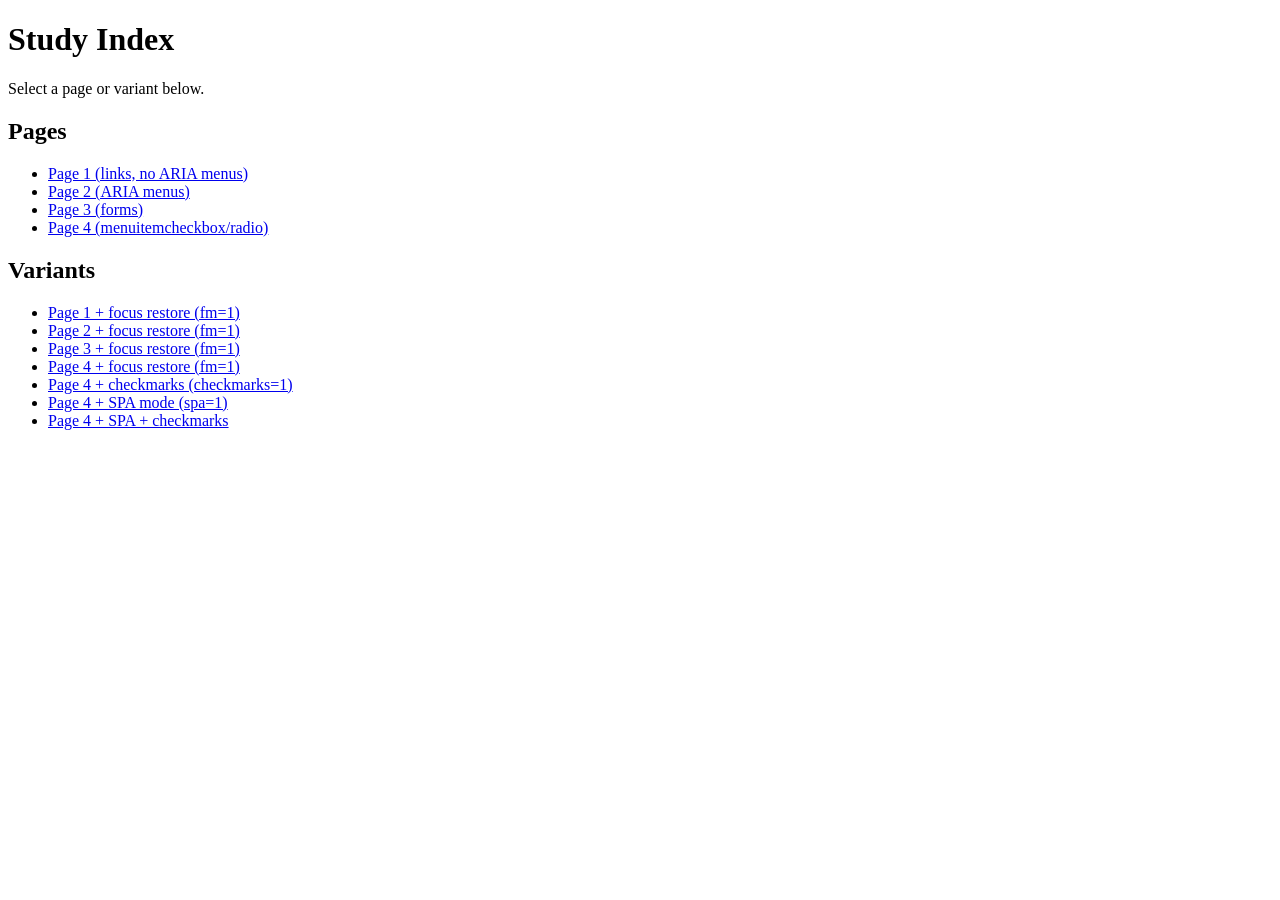
<file: index.html>
<!doctype html>
<html lang="en">
  <head>
    <meta charset="UTF-8" />
    <meta name="viewport" content="width=device-width, initial-scale=1" />
    <title>Study Index</title>
  </head>
  <body>
    <main>
      <h1>Study Index</h1>
      <p>Select a page or variant below.</p>

      <h2>Pages</h2>
      <ul>
        <li><a href="page1.html">Page 1 (links, no ARIA menus)</a></li>
        <li><a href="page2.html">Page 2 (ARIA menus)</a></li>
        <li><a href="page3.html">Page 3 (forms)</a></li>
        <li><a href="page4.html">Page 4 (menuitemcheckbox/radio)</a></li>
      </ul>

      <h2>Variants</h2>
      <ul>
        <li><a href="page1.html?fm=1">Page 1 + focus restore (fm=1)</a></li>
        <li><a href="page2.html?fm=1">Page 2 + focus restore (fm=1)</a></li>
        <li><a href="page3.html?fm=1">Page 3 + focus restore (fm=1)</a></li>
        <li><a href="page4.html?fm=1">Page 4 + focus restore (fm=1)</a></li>
        <li><a href="page4.html?checkmarks=1">Page 4 + checkmarks (checkmarks=1)</a></li>
        <li><a href="page4.html?spa=1">Page 4 + SPA mode (spa=1)</a></li>
        <li><a href="page4.html?spa=1&checkmarks=1">Page 4 + SPA + checkmarks</a></li>
      </ul>
    </main>
  </body>
</html>
</file>
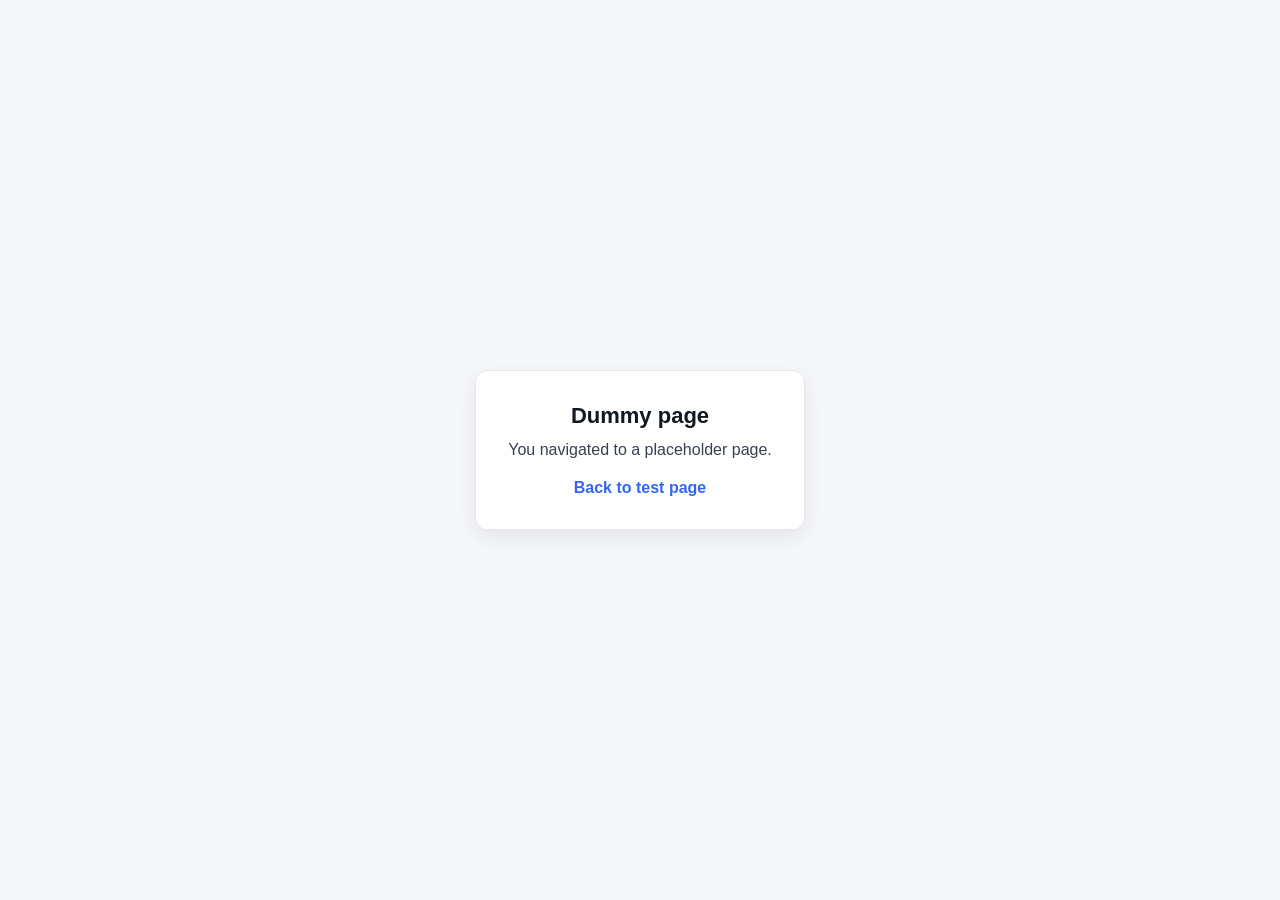
<file: dummy.html>
<!doctype html>
<html lang="en">
  <head>
    <meta charset="UTF-8" />
    <meta name="viewport" content="width=device-width, initial-scale=1" />
    <title>Dummy Page</title>
    <link rel="stylesheet" href="styles.css" />
    <link rel="icon" href="favicon.ico" />
  </head>
  <body>
    <main class="dummy-page">
      <div class="dummy-card">
        <h1>Dummy page</h1>
        <p>You navigated to a placeholder page.</p>
        <a class="back-link" href="index.html">Back to test page</a>
      </div>
    </main>
    <script>
      const backLink = document.querySelector(".back-link");
      if (backLink) {
        backLink.addEventListener("click", (event) => {
          event.preventDefault();
          window.history.back();
        });
      }
    </script>
  </body>
</html>
</file>
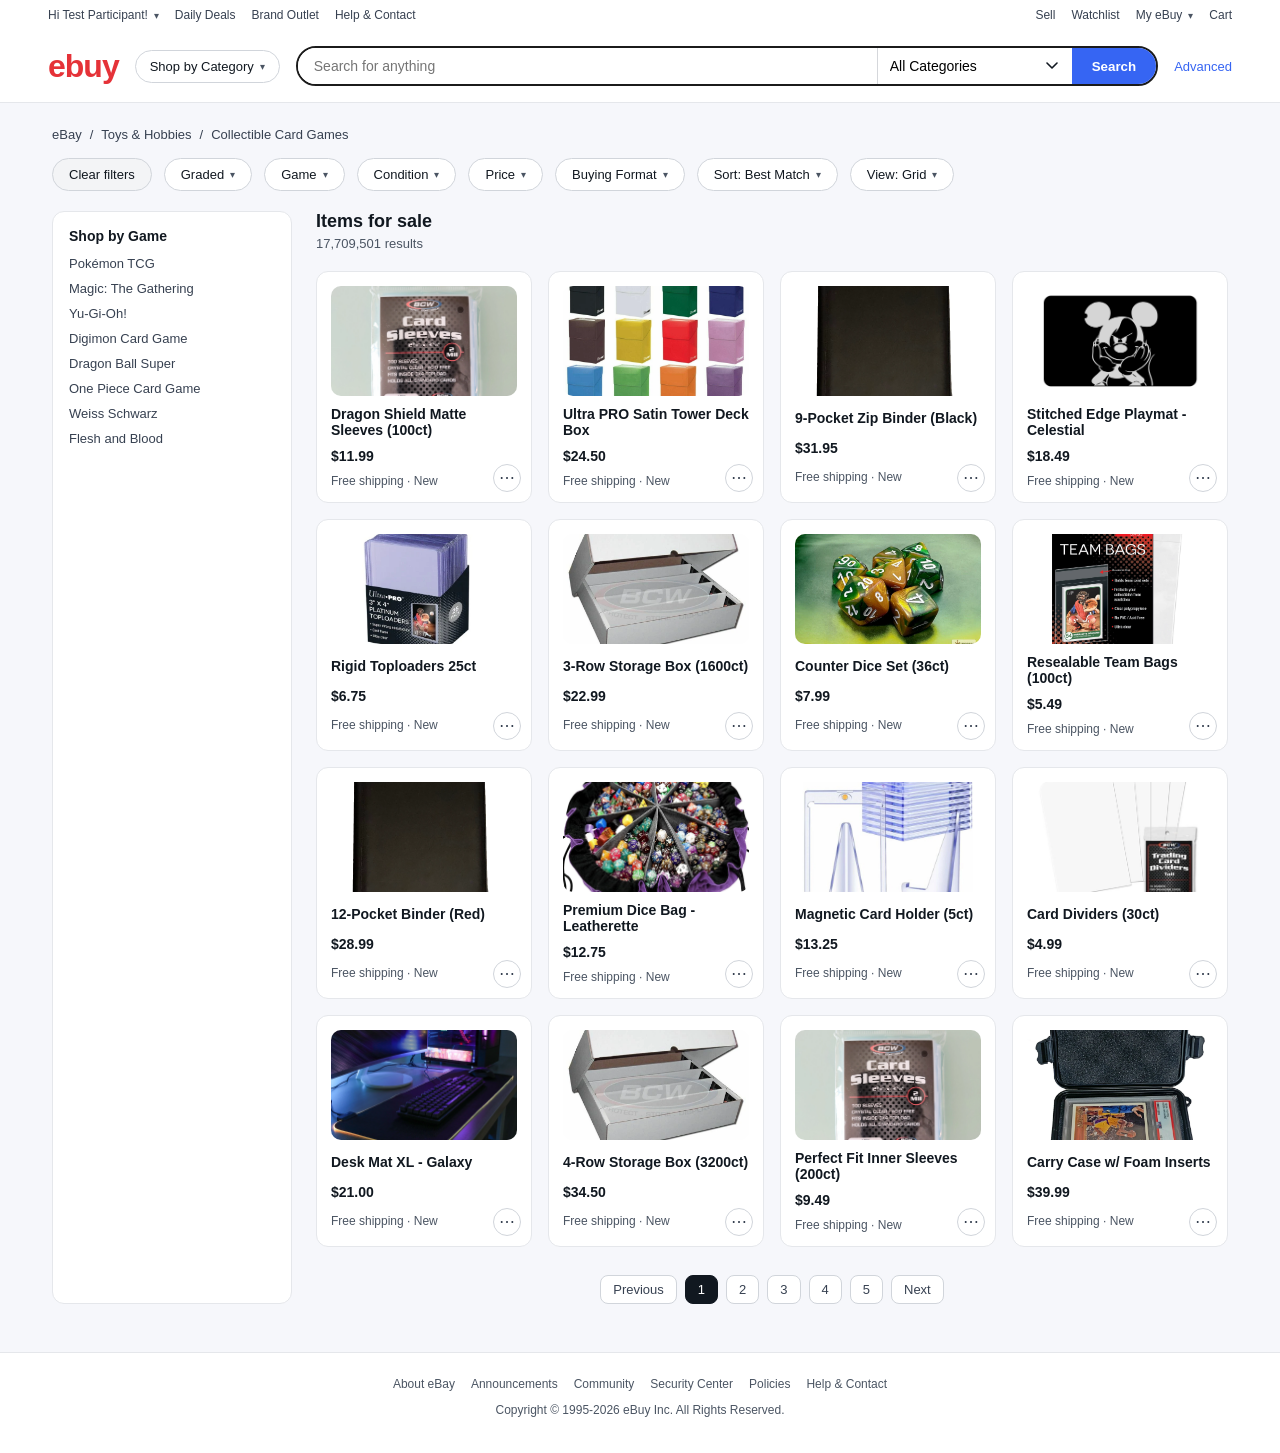
<file: page1.html>
<!doctype html>
<html lang="en">
  <head>
    <meta charset="UTF-8" />
    <meta name="viewport" content="width=device-width, initial-scale=1" />
    <title>Collectible Card Games &amp; Accessories | eBuy</title>
    <link rel="stylesheet" href="styles.css" />
    <link rel="icon" href="favicon.ico" />
  </head>
  <body>
    <a class="skip-link" href="#main">Skip to Main</a>
    <header class="site-header">
      <div class="top-bar">
        <div class="top-left">
          <div class="popover">
            <button class="top-link popover-button" type="button" aria-expanded="false">
              Hi Test Participant!
              <span class="chevron" aria-hidden="true">▾</span>
            </button>
            <div class="popover-panel">
              <ul class="popover-list">
                <li><a class="popover-link" href="dummy.html">Profile</a></li>
                <li><a class="popover-link" href="dummy.html">Settings</a></li>
                <li><a class="popover-link" href="dummy.html">Sign out</a></li>
              </ul>
            </div>
          </div>
          <a class="top-link" href="dummy.html">Daily Deals</a>
          <a class="top-link" href="dummy.html">Brand Outlet</a>
          <a class="top-link" href="dummy.html">Help &amp; Contact</a>
        </div>
        <div class="top-right">
          <a class="top-link" href="dummy.html">Sell</a>
          <a class="top-link" href="dummy.html">Watchlist</a>
          <div class="popover">
            <button class="top-link popover-button" type="button" aria-expanded="false">
              My eBuy
              <span class="chevron" aria-hidden="true">▾</span>
            </button>
            <div class="popover-panel">
              <ul class="popover-list">
                <li><a class="popover-link" href="dummy.html">Summary</a></li>
                <li><a class="popover-link" href="dummy.html">Recently Viewed</a></li>
                <li><a class="popover-link" href="dummy.html">Bids/Offers</a></li>
                <li><a class="popover-link" href="dummy.html">Watchlist</a></li>
                <li><a class="popover-link" href="dummy.html">Purchase History</a></li>
                <li><a class="popover-link" href="dummy.html">Buy Again</a></li>
                <li><a class="popover-link" href="dummy.html">Selling</a></li>
                <li><a class="popover-link" href="dummy.html">Saved Feed</a></li>
                <li><a class="popover-link" href="dummy.html">Saved Searches</a></li>
                <li><a class="popover-link" href="dummy.html">Saved Sellers</a></li>
                <li><a class="popover-link" href="dummy.html">Payments</a></li>
                <li><a class="popover-link" href="dummy.html">My Garage</a></li>
                <li><a class="popover-link" href="dummy.html">Preferences</a></li>
                <li><a class="popover-link" href="dummy.html">My Collection</a></li>
                <li><a class="popover-link" href="dummy.html">Messages</a></li>
                <li><a class="popover-link" href="dummy.html">PSA Vault</a></li>
              </ul>
            </div>
          </div>
          <a class="top-link" href="dummy.html">Cart</a>
        </div>
      </div>
      <div class="search-bar">
        <div class="logo">ebuy</div>
        <div class="popover category-popover">
          <button
            class="category-button popover-button"
            type="button"
            aria-expanded="false"
          >
            Shop by Category
            <span class="chevron" aria-hidden="true">▾</span>
          </button>
          <div class="popover-panel category-panel">
            <div class="category-column">
              <h3><a href="dummy.html">Motors</a></h3>
              <ul>
                <li><a href="dummy.html">Parts &amp; accessories</a></li>
                <li><a href="dummy.html">Cars &amp; trucks</a></li>
                <li><a href="dummy.html">Motorcycles</a></li>
                <li><a href="dummy.html">Other vehicles</a></li>
              </ul>
            </div>
            <div class="category-column">
              <h3><a href="dummy.html">Electronics</a></h3>
              <ul>
                <li><a href="dummy.html">Computers, Tablets &amp; Network Hardware</a></li>
                <li><a href="dummy.html">Cell Phones, Smart Watches &amp; Accessories</a></li>
                <li><a href="dummy.html">Video Games &amp; Consoles</a></li>
                <li><a href="dummy.html">Cameras &amp; Photo</a></li>
              </ul>
            </div>
            <div class="category-column">
              <h3><a href="dummy.html">Collectibles &amp; Art</a></h3>
              <ul>
                <li><a href="dummy.html">Trading Cards</a></li>
                <li><a href="dummy.html">Collectibles</a></li>
                <li><a href="dummy.html">Coins &amp; Paper Money</a></li>
                <li><a href="dummy.html">Sports Memorabilia</a></li>
              </ul>
            </div>
            <div class="category-column">
              <h3><a href="dummy.html">Clothing &amp; Accessories</a></h3>
              <ul>
                <li><a href="dummy.html">Women</a></li>
                <li><a href="dummy.html">Men</a></li>
                <li><a href="dummy.html">Handbags</a></li>
                <li><a href="dummy.html">Collectible Sneakers</a></li>
              </ul>
            </div>
            <div class="category-column">
              <h3><a href="dummy.html">Business &amp; Industrial</a></h3>
              <ul>
                <li><a href="dummy.html">Modular &amp; Pre-Fabricated Buildings</a></li>
                <li><a href="dummy.html">Test, Measurement &amp; Inspection Equipment</a></li>
                <li><a href="dummy.html">Heavy Equipment, Parts &amp; Attachments</a></li>
                <li><a href="dummy.html">Restaurant &amp; Food Service</a></li>
              </ul>
            </div>
            <div class="category-column">
              <h3><a href="dummy.html">Home &amp; garden</a></h3>
              <ul>
                <li><a href="dummy.html">Yard, Garden &amp; Outdoor Living Items</a></li>
                <li><a href="dummy.html">Tools &amp; Workshop Equipment</a></li>
                <li><a href="dummy.html">Home Improvement</a></li>
                <li><a href="dummy.html">Kitchen, Dining &amp; Bar Supplies</a></li>
              </ul>
            </div>
            <div class="category-column">
              <h3><a href="dummy.html">Sporting goods</a></h3>
              <ul>
                <li><a href="dummy.html">Hunting Equipment</a></li>
                <li><a href="dummy.html">Golf Equipment</a></li>
                <li><a href="dummy.html">Outdoor sports</a></li>
                <li><a href="dummy.html">Cycling Equipment</a></li>
              </ul>
            </div>
            <div class="category-column">
              <h3><a href="dummy.html">Jewelry &amp; Watches</a></h3>
              <ul>
                <li><a href="dummy.html">Luxury Watches</a></li>
                <li><a href="dummy.html">Wristwatches</a></li>
                <li><a href="dummy.html">Fashion Jewelry</a></li>
                <li><a href="dummy.html">Fine Jewelry</a></li>
              </ul>
            </div>
            <div class="category-column">
              <h3><a href="dummy.html">Other categories</a></h3>
              <ul>
                <li><a href="dummy.html">Books, Movies &amp; Music</a></li>
                <li><a href="dummy.html">Toys &amp; Hobbies</a></li>
                <li><a href="dummy.html">Health &amp; Beauty</a></li>
                <li><a href="dummy.html">Baby Essentials</a></li>
              </ul>
            </div>
          </div>
        </div>
        <form class="search-input" action="dummy.html" method="get">
          <input type="text" name="q" placeholder="Search for anything" />
          <select name="category">
            <option>All Categories</option>
            <option>Collectible Card Games</option>
            <option>Sports Memorabilia</option>
          </select>
          <button type="submit">Search</button>
        </form>
        <a class="advanced-link" href="dummy.html">Advanced</a>
      </div>
    </header>

    <main class="page" id="main">
      <div class="breadcrumb">
        <a href="dummy.html">eBay</a>
        <span>/</span>
        <a href="dummy.html">Toys &amp; Hobbies</a>
        <span>/</span>
        <a href="dummy.html">Collectible Card Games</a>
      </div>

      <section class="filter-row">
        <a
          class="filter-button clear-filters"
          href="page1.html"
          data-filter="clear_filters"
        >
          Clear filters
        </a>
        <div class="popover filter-popover">
          <button
            class="filter-button popover-button"
            type="button"
            aria-expanded="false"
            data-filter="graded"
          >
            <span class="filter-label" data-label="Graded">Graded</span>
            <span class="chevron" aria-hidden="true">▾</span>
          </button>
          <div class="popover-panel filter-panel">
            <ul class="filter-list">
              <li>
                <a class="filter-option" href="page1.html" data-filter="graded" data-value="no">
                  <span class="check-icon"></span>
                  <span>No</span>
                </a>
              </li>
              <li>
                <a class="filter-option" href="page1.html" data-filter="graded" data-value="yes">
                  <span class="check-icon"></span>
                  <span>Yes</span>
                </a>
              </li>
              <li>
                <a class="filter-option" href="page1.html" data-filter="graded" data-value="not_specified">
                  <span class="check-icon"></span>
                  <span>Not Specified</span>
                </a>
              </li>
            </ul>
          </div>
        </div>
        <div class="popover filter-popover">
          <button
            class="filter-button popover-button"
            type="button"
            aria-expanded="false"
            data-filter="game"
          >
            <span class="filter-label" data-label="Game">Game</span>
            <span class="chevron" aria-hidden="true">▾</span>
          </button>
          <div class="popover-panel filter-panel">
            <ul class="filter-list">
              <li>
                <a class="filter-option" href="page1.html" data-filter="game" data-value="pokemon_tcg">
                  <span class="check-icon"></span>
                  <span>Pokémon TCG</span>
                </a>
              </li>
              <li>
                <a class="filter-option" href="page1.html" data-filter="game" data-value="magic_the_gathering">
                  <span class="check-icon"></span>
                  <span>Magic: The Gathering</span>
                </a>
              </li>
              <li>
                <a class="filter-option" href="page1.html" data-filter="game" data-value="one_piece_ccg">
                  <span class="check-icon"></span>
                  <span>One Piece CCG</span>
                </a>
              </li>
              <li>
                <a class="filter-option" href="page1.html" data-filter="game" data-value="yu_gi_oh_tcg">
                  <span class="check-icon"></span>
                  <span>Yu-Gi-Oh! TCG</span>
                </a>
              </li>
              <li>
                <a class="filter-option" href="page1.html" data-filter="game" data-value="weiss_schwarz">
                  <span class="check-icon"></span>
                  <span>Weiss Schwarz</span>
                </a>
              </li>
              <li>
                <a class="filter-option" href="page1.html" data-filter="game" data-value="digimon_ccg">
                  <span class="check-icon"></span>
                  <span>Digimon CCG</span>
                </a>
              </li>
              <li>
                <a class="filter-option" href="page1.html" data-filter="game" data-value="star_wars_ccg">
                  <span class="check-icon"></span>
                  <span>Star Wars CCG</span>
                </a>
              </li>
              <li>
                <a class="filter-option" href="page1.html" data-filter="game" data-value="dragon_ball_super">
                  <span class="check-icon"></span>
                  <span>Dragon Ball Super Card Game</span>
                </a>
              </li>
              <li>
                <a class="filter-option" href="page1.html" data-filter="game" data-value="disney_lorcana_tcg">
                  <span class="check-icon"></span>
                  <span>Disney Lorcana TCG</span>
                </a>
              </li>
              <li>
                <a class="filter-option" href="page1.html" data-filter="game" data-value="flesh_and_blood_tcg">
                  <span class="check-icon"></span>
                  <span>Flesh and Blood TCG</span>
                </a>
              </li>
              <li>
                <a class="filter-option" href="page1.html" data-filter="game" data-value="naruto_ccg">
                  <span class="check-icon"></span>
                  <span>Naruto CCG</span>
                </a>
              </li>
              <li>
                <a class="filter-option" href="page1.html" data-filter="game" data-value="metazoo_ccg">
                  <span class="check-icon"></span>
                  <span>MetaZoo CCG</span>
                </a>
              </li>
            </ul>
          </div>
        </div>
        <div class="popover filter-popover">
          <button
            class="filter-button popover-button"
            type="button"
            aria-expanded="false"
            data-filter="condition"
          >
            <span class="filter-label" data-label="Condition">Condition</span>
            <span class="chevron" aria-hidden="true">▾</span>
          </button>
          <div class="popover-panel filter-panel">
            <ul class="filter-list">
              <li>
                <a class="filter-option" href="page1.html" data-filter="condition" data-value="new">
                  <span class="check-icon"></span>
                  <span>New</span>
                </a>
              </li>
              <li>
                <a class="filter-option" href="page1.html" data-filter="condition" data-value="used">
                  <span class="check-icon"></span>
                  <span>Used</span>
                </a>
              </li>
              <li>
                <a class="filter-option" href="page1.html" data-filter="condition" data-value="not_specified">
                  <span class="check-icon"></span>
                  <span>Not Specified</span>
                </a>
              </li>
            </ul>
          </div>
        </div>
        <div class="popover filter-popover">
          <button
            class="filter-button popover-button"
            type="button"
            aria-expanded="false"
            data-filter="price"
          >
            <span class="filter-label" data-label="Price">Price</span>
            <span class="chevron" aria-hidden="true">▾</span>
          </button>
          <div class="popover-panel filter-panel">
            <ul class="filter-list">
              <li>
                <a class="filter-option" href="page1.html" data-filter="price" data-value="under_10">
                  <span class="check-icon"></span>
                  <span>Under $10</span>
                </a>
              </li>
              <li>
                <a class="filter-option" href="page1.html" data-filter="price" data-value="10_to_70">
                  <span class="check-icon"></span>
                  <span>$10 to $70</span>
                </a>
              </li>
              <li>
                <a class="filter-option" href="page1.html" data-filter="price" data-value="over_70">
                  <span class="check-icon"></span>
                  <span>Over $70</span>
                </a>
              </li>
            </ul>
          </div>
        </div>
        <div class="popover filter-popover">
          <button
            class="filter-button popover-button"
            type="button"
            aria-expanded="false"
            data-filter="buying_format"
          >
            <span class="filter-label" data-label="Buying Format">Buying Format</span>
            <span class="chevron" aria-hidden="true">▾</span>
          </button>
          <div class="popover-panel filter-panel">
            <ul class="filter-list">
              <li>
                <a class="filter-option" href="page1.html" data-filter="buying_format" data-value="best_offer">
                  <span class="check-icon"></span>
                  <span>Best Offer</span>
                </a>
              </li>
              <li>
                <a class="filter-option" href="page1.html" data-filter="buying_format" data-value="auction">
                  <span class="check-icon"></span>
                  <span>Auction</span>
                </a>
              </li>
              <li>
                <a class="filter-option" href="page1.html" data-filter="buying_format" data-value="buy_it_now">
                  <span class="check-icon"></span>
                  <span>Buy It Now</span>
                </a>
              </li>
            </ul>
          </div>
        </div>
        <div class="popover sort-popover">
          <button
            class="filter-button popover-button"
            type="button"
            aria-expanded="false"
            data-filter="sort"
          >
            <span class="filter-label" data-label="Sort">Sort</span>
            <span class="chevron" aria-hidden="true">▾</span>
          </button>
          <div class="popover-panel sort-panel">
            <ul class="filter-list">
              <li>
                <a
                  class="filter-option"
                  href="page1.html"
                  data-filter="sort"
                  data-value="best_match"
                  data-mode="single"
                >
                  <span class="radio-icon"></span>
                  <span>Best Match</span>
                </a>
              </li>
              <li>
                <a
                  class="filter-option"
                  href="page1.html"
                  data-filter="sort"
                  data-value="ending_soonest"
                  data-mode="single"
                >
                  <span class="radio-icon"></span>
                  <span>Ending soon</span>
                </a>
              </li>
              <li>
                <a
                  class="filter-option"
                  href="page1.html"
                  data-filter="sort"
                  data-value="newly_listed"
                  data-mode="single"
                >
                  <span class="radio-icon"></span>
                  <span>Newly listed</span>
                </a>
              </li>
              <li>
                <a
                  class="filter-option"
                  href="page1.html"
                  data-filter="sort"
                  data-value="price_ship_low"
                  data-mode="single"
                >
                  <span class="radio-icon"></span>
                  <span>Lowest price</span>
                </a>
              </li>
              <li>
                <a
                  class="filter-option"
                  href="page1.html"
                  data-filter="sort"
                  data-value="price_ship_high"
                  data-mode="single"
                >
                  <span class="radio-icon"></span>
                  <span>Highest price</span>
                </a>
              </li>
              <li>
                <a
                  class="filter-option"
                  href="page1.html"
                  data-filter="sort"
                  data-value="distance_nearest"
                  data-mode="single"
                >
                  <span class="radio-icon"></span>
                  <span>Closest distance</span>
                </a>
              </li>
            </ul>
          </div>
        </div>
        <div class="popover view-popover">
          <button
            class="filter-button popover-button"
            type="button"
            aria-expanded="false"
            data-filter="view"
          >
            <span class="filter-label" data-label="View">View</span>
            <span class="chevron" aria-hidden="true">▾</span>
          </button>
          <div class="popover-panel sort-panel">
            <ul class="filter-list">
              <li>
                <a
                  class="filter-option"
                  href="page1.html"
                  data-filter="view"
                  data-value="grid"
                  data-mode="single"
                >
                  <span class="radio-icon"></span>
                  <span>Grid</span>
                </a>
              </li>
              <li>
                <a
                  class="filter-option"
                  href="page1.html"
                  data-filter="view"
                  data-value="list"
                  data-mode="single"
                >
                  <span class="radio-icon"></span>
                  <span>List</span>
                </a>
              </li>
            </ul>
          </div>
        </div>
      </section>

      <section class="category-layout">
        <aside class="left-rail">
          <div class="rail-block">
            <h3>Shop by Game</h3>
            <ul class="link-list">
              <li><a href="dummy.html">Pokémon TCG</a></li>
              <li><a href="dummy.html">Magic: The Gathering</a></li>
              <li><a href="dummy.html">Yu-Gi-Oh!</a></li>
              <li><a href="dummy.html">Digimon Card Game</a></li>
              <li><a href="dummy.html">Dragon Ball Super</a></li>
              <li><a href="dummy.html">One Piece Card Game</a></li>
              <li><a href="dummy.html">Weiss Schwarz</a></li>
              <li><a href="dummy.html">Flesh and Blood</a></li>
            </ul>
          </div>
        </aside>

        <section class="right-rail">
          <div class="section-header">
            <div class="section-title">
              <h2>Items for sale</h2>
              <p class="results-count">17,709,501 results</p>
            </div>
          </div>

          <div class="item-grid">
            <article class="item-card">
              <img class="item-thumb" src="assets/ebay/sleeves.webp" alt="Matte sleeves" />
              <h3><a href="dummy.html">Dragon Shield Matte Sleeves (100ct)</a></h3>
              <p class="item-price">$11.99</p>
              <p class="item-meta">Free shipping · New</p>
              <div class="popover item-actions">
                <button class="icon-button popover-button" type="button" aria-expanded="false">
                  <span class="icon">⋯</span>
                </button>
                <div class="popover-panel item-panel">
                  <ul class="popover-list">
                    <li>
                      <button class="menu-button help-button" type="button">
                        Help &amp; Report
                      </button>
                    </li>
                    <li><a class="popover-link" href="dummy.html">View Seller</a></li>
                  </ul>
                </div>
              </div>
            </article>
            <article class="item-card">
              <img class="item-thumb" src="assets/ebay/deck-box.webp" alt="Deck box" />
              <h3><a href="dummy.html">Ultra PRO Satin Tower Deck Box</a></h3>
              <p class="item-price">$24.50</p>
              <p class="item-meta">Free shipping · New</p>
              <div class="popover item-actions">
                <button class="icon-button popover-button" type="button" aria-expanded="false">
                  <span class="icon">⋯</span>
                </button>
                <div class="popover-panel item-panel">
                  <ul class="popover-list">
                    <li>
                      <button class="menu-button help-button" type="button">
                        Help &amp; Report
                      </button>
                    </li>
                    <li><a class="popover-link" href="dummy.html">View Seller</a></li>
                  </ul>
                </div>
              </div>
            </article>
            <article class="item-card">
              <img class="item-thumb" src="assets/ebay/binder.webp" alt="9-pocket binder" />
              <h3><a href="dummy.html">9-Pocket Zip Binder (Black)</a></h3>
              <p class="item-price">$31.95</p>
              <p class="item-meta">Free shipping · New</p>
              <div class="popover item-actions">
                <button class="icon-button popover-button" type="button" aria-expanded="false">
                  <span class="icon">⋯</span>
                </button>
                <div class="popover-panel item-panel">
                  <ul class="popover-list">
                    <li>
                      <button class="menu-button help-button" type="button">
                        Help &amp; Report
                      </button>
                    </li>
                    <li><a class="popover-link" href="dummy.html">View Seller</a></li>
                  </ul>
                </div>
              </div>
            </article>
            <article class="item-card">
              <img class="item-thumb" src="assets/ebay/playmat.webp" alt="Celestial playmat" />
              <h3><a href="dummy.html">Stitched Edge Playmat - Celestial</a></h3>
              <p class="item-price">$18.49</p>
              <p class="item-meta">Free shipping · New</p>
              <div class="popover item-actions">
                <button class="icon-button popover-button" type="button" aria-expanded="false">
                  <span class="icon">⋯</span>
                </button>
                <div class="popover-panel item-panel">
                  <ul class="popover-list">
                    <li>
                      <button class="menu-button help-button" type="button">
                        Help &amp; Report
                      </button>
                    </li>
                    <li><a class="popover-link" href="dummy.html">View Seller</a></li>
                  </ul>
                </div>
              </div>
            </article>
            <article class="item-card">
              <img class="item-thumb" src="assets/ebay/toploaders.webp" alt="Toploaders" />
              <h3><a href="dummy.html">Rigid Toploaders 25ct</a></h3>
              <p class="item-price">$6.75</p>
              <p class="item-meta">Free shipping · New</p>
              <div class="popover item-actions">
                <button class="icon-button popover-button" type="button" aria-expanded="false">
                  <span class="icon">⋯</span>
                </button>
                <div class="popover-panel item-panel">
                  <ul class="popover-list">
                    <li>
                      <button class="menu-button help-button" type="button">
                        Help &amp; Report
                      </button>
                    </li>
                    <li><a class="popover-link" href="dummy.html">View Seller</a></li>
                  </ul>
                </div>
              </div>
            </article>
            <article class="item-card">
              <img class="item-thumb" src="assets/ebay/storage-box.webp" alt="3-row storage box" />
              <h3><a href="dummy.html">3-Row Storage Box (1600ct)</a></h3>
              <p class="item-price">$22.99</p>
              <p class="item-meta">Free shipping · New</p>
              <div class="popover item-actions">
                <button class="icon-button popover-button" type="button" aria-expanded="false">
                  <span class="icon">⋯</span>
                </button>
                <div class="popover-panel item-panel">
                  <ul class="popover-list">
                    <li>
                      <button class="menu-button help-button" type="button">
                        Help &amp; Report
                      </button>
                    </li>
                    <li><a class="popover-link" href="dummy.html">View Seller</a></li>
                  </ul>
                </div>
              </div>
            </article>
            <article class="item-card">
              <img class="item-thumb" src="assets/ebay/dice.webp" alt="Counter dice set" />
              <h3><a href="dummy.html">Counter Dice Set (36ct)</a></h3>
              <p class="item-price">$7.99</p>
              <p class="item-meta">Free shipping · New</p>
              <div class="popover item-actions">
                <button class="icon-button popover-button" type="button" aria-expanded="false">
                  <span class="icon">⋯</span>
                </button>
                <div class="popover-panel item-panel">
                  <ul class="popover-list">
                    <li>
                      <button class="menu-button help-button" type="button">
                        Help &amp; Report
                      </button>
                    </li>
                    <li><a class="popover-link" href="dummy.html">View Seller</a></li>
                  </ul>
                </div>
              </div>
            </article>
            <article class="item-card">
              <img class="item-thumb" src="assets/ebay/team-bags.webp" alt="Resealable team bags" />
              <h3><a href="dummy.html">Resealable Team Bags (100ct)</a></h3>
              <p class="item-price">$5.49</p>
              <p class="item-meta">Free shipping · New</p>
              <div class="popover item-actions">
                <button class="icon-button popover-button" type="button" aria-expanded="false">
                  <span class="icon">⋯</span>
                </button>
                <div class="popover-panel item-panel">
                  <ul class="popover-list">
                    <li>
                      <button class="menu-button help-button" type="button">
                        Help &amp; Report
                      </button>
                    </li>
                    <li><a class="popover-link" href="dummy.html">View Seller</a></li>
                  </ul>
                </div>
              </div>
            </article>
            <article class="item-card">
              <img class="item-thumb" src="assets/ebay/binder.webp" alt="12-pocket binder" />
              <h3><a href="dummy.html">12-Pocket Binder (Red)</a></h3>
              <p class="item-price">$28.99</p>
              <p class="item-meta">Free shipping · New</p>
              <div class="popover item-actions">
                <button class="icon-button popover-button" type="button" aria-expanded="false">
                  <span class="icon">⋯</span>
                </button>
                <div class="popover-panel item-panel">
                  <ul class="popover-list">
                    <li>
                      <button class="menu-button help-button" type="button">
                        Help &amp; Report
                      </button>
                    </li>
                    <li><a class="popover-link" href="dummy.html">View Seller</a></li>
                  </ul>
                </div>
              </div>
            </article>
            <article class="item-card">
              <img class="item-thumb" src="assets/ebay/dice-bag.webp" alt="Premium dice bag" />
              <h3><a href="dummy.html">Premium Dice Bag - Leatherette</a></h3>
              <p class="item-price">$12.75</p>
              <p class="item-meta">Free shipping · New</p>
              <div class="popover item-actions">
                <button class="icon-button popover-button" type="button" aria-expanded="false">
                  <span class="icon">⋯</span>
                </button>
                <div class="popover-panel item-panel">
                  <ul class="popover-list">
                    <li>
                      <button class="menu-button help-button" type="button">
                        Help &amp; Report
                      </button>
                    </li>
                    <li><a class="popover-link" href="dummy.html">View Seller</a></li>
                  </ul>
                </div>
              </div>
            </article>
            <article class="item-card">
              <img class="item-thumb" src="assets/ebay/magnetic-holder.webp" alt="Magnetic card holder" />
              <h3><a href="dummy.html">Magnetic Card Holder (5ct)</a></h3>
              <p class="item-price">$13.25</p>
              <p class="item-meta">Free shipping · New</p>
              <div class="popover item-actions">
                <button class="icon-button popover-button" type="button" aria-expanded="false">
                  <span class="icon">⋯</span>
                </button>
                <div class="popover-panel item-panel">
                  <ul class="popover-list">
                    <li>
                      <button class="menu-button help-button" type="button">
                        Help &amp; Report
                      </button>
                    </li>
                    <li><a class="popover-link" href="dummy.html">View Seller</a></li>
                  </ul>
                </div>
              </div>
            </article>
            <article class="item-card">
              <img class="item-thumb" src="assets/ebay/card-dividers.webp" alt="Card dividers" />
              <h3><a href="dummy.html">Card Dividers (30ct)</a></h3>
              <p class="item-price">$4.99</p>
              <p class="item-meta">Free shipping · New</p>
              <div class="popover item-actions">
                <button class="icon-button popover-button" type="button" aria-expanded="false">
                  <span class="icon">⋯</span>
                </button>
                <div class="popover-panel item-panel">
                  <ul class="popover-list">
                    <li>
                      <button class="menu-button help-button" type="button">
                        Help &amp; Report
                      </button>
                    </li>
                    <li><a class="popover-link" href="dummy.html">View Seller</a></li>
                  </ul>
                </div>
              </div>
            </article>
            <article class="item-card">
              <img class="item-thumb" src="assets/ebay/desk-mat.webp" alt="Desk mat" />
              <h3><a href="dummy.html">Desk Mat XL - Galaxy</a></h3>
              <p class="item-price">$21.00</p>
              <p class="item-meta">Free shipping · New</p>
              <div class="popover item-actions">
                <button class="icon-button popover-button" type="button" aria-expanded="false">
                  <span class="icon">⋯</span>
                </button>
                <div class="popover-panel item-panel">
                  <ul class="popover-list">
                    <li>
                      <button class="menu-button help-button" type="button">
                        Help &amp; Report
                      </button>
                    </li>
                    <li><a class="popover-link" href="dummy.html">View Seller</a></li>
                  </ul>
                </div>
              </div>
            </article>
            <article class="item-card">
              <img class="item-thumb" src="assets/ebay/storage-box.webp" alt="4-row storage box" />
              <h3><a href="dummy.html">4-Row Storage Box (3200ct)</a></h3>
              <p class="item-price">$34.50</p>
              <p class="item-meta">Free shipping · New</p>
              <div class="popover item-actions">
                <button class="icon-button popover-button" type="button" aria-expanded="false">
                  <span class="icon">⋯</span>
                </button>
                <div class="popover-panel item-panel">
                  <ul class="popover-list">
                    <li>
                      <button class="menu-button help-button" type="button">
                        Help &amp; Report
                      </button>
                    </li>
                    <li><a class="popover-link" href="dummy.html">View Seller</a></li>
                  </ul>
                </div>
              </div>
            </article>
            <article class="item-card">
              <img class="item-thumb" src="assets/ebay/sleeves.webp" alt="Inner sleeves" />
              <h3><a href="dummy.html">Perfect Fit Inner Sleeves (200ct)</a></h3>
              <p class="item-price">$9.49</p>
              <p class="item-meta">Free shipping · New</p>
              <div class="popover item-actions">
                <button class="icon-button popover-button" type="button" aria-expanded="false">
                  <span class="icon">⋯</span>
                </button>
                <div class="popover-panel item-panel">
                  <ul class="popover-list">
                    <li>
                      <button class="menu-button help-button" type="button">
                        Help &amp; Report
                      </button>
                    </li>
                    <li><a class="popover-link" href="dummy.html">View Seller</a></li>
                  </ul>
                </div>
              </div>
            </article>
            <article class="item-card">
              <img class="item-thumb" src="assets/ebay/carry-case.webp" alt="Carry case" />
              <h3><a href="dummy.html">Carry Case w/ Foam Inserts</a></h3>
              <p class="item-price">$39.99</p>
              <p class="item-meta">Free shipping · New</p>
              <div class="popover item-actions">
                <button class="icon-button popover-button" type="button" aria-expanded="false">
                  <span class="icon">⋯</span>
                </button>
                <div class="popover-panel item-panel">
                  <ul class="popover-list">
                    <li>
                      <button class="menu-button help-button" type="button">
                        Help &amp; Report
                      </button>
                    </li>
                    <li><a class="popover-link" href="dummy.html">View Seller</a></li>
                    <li>
                      <button class="menu-button toggle-button" type="button" aria-pressed="false">
                        Add to Watchlist
                      </button>
                    </li>
                  </ul>
                </div>
              </div>
            </article>
          </div>
          <nav class="pagination">
            <a class="page-link" href="dummy.html">Previous</a>
            <a class="page-link active" href="dummy.html">1</a>
            <a class="page-link" href="dummy.html">2</a>
            <a class="page-link" href="dummy.html">3</a>
            <a class="page-link" href="dummy.html">4</a>
            <a class="page-link" href="dummy.html">5</a>
            <a class="page-link" href="dummy.html">Next</a>
          </nav>

        </section>
      </section>
    </main>

    <footer class="site-footer">
      <div class="footer-links">
        <a href="dummy.html">About eBay</a>
        <a href="dummy.html">Announcements</a>
        <a href="dummy.html">Community</a>
        <a href="dummy.html">Security Center</a>
        <a href="dummy.html">Policies</a>
        <a href="dummy.html">Help &amp; Contact</a>
      </div>
      <p>Copyright © 1995-2026 eBuy Inc. All Rights Reserved.</p>
    </footer>
    <dialog class="help-dialog">
      <div class="help-dialog__content">
        <h2>Help &amp; Report</h2>
        <p>This is a placeholder dialog for reporting or getting help.</p>
        <form method="dialog">
          <button class="dialog-close" type="submit">Close</button>
        </form>
      </div>
    </dialog>
    <script>
      const popovers = Array.from(document.querySelectorAll(".popover"));

      if (popovers.length > 0) {
        const closePopover = (popover) => {
          const button = popover.querySelector(".popover-button");
          popover.classList.remove("open");
          if (button) {
            button.setAttribute("aria-expanded", "false");
          }
        };

        const closeAll = (except) => {
          popovers.forEach((popover) => {
            if (popover !== except) {
              closePopover(popover);
            }
          });
        };

        popovers.forEach((popover) => {
          const button = popover.querySelector(".popover-button");
          if (!button) {
            return;
          }

          button.addEventListener("click", () => {
            const isOpen = popover.classList.contains("open");
            if (isOpen) {
              closePopover(popover);
            } else {
              closeAll(popover);
              popover.classList.add("open");
              button.setAttribute("aria-expanded", "true");
              const panel = popover.querySelector(".popover-panel");
              if (panel) {
                panel.scrollTop = 0;
              }
              popover.querySelectorAll(".filter-scroll").forEach((scrollArea) => {
                scrollArea.scrollTop = 0;
              });
            }
          });
        });

        document.addEventListener("click", (event) => {
          if (!popovers.some((popover) => popover.contains(event.target))) {
            closeAll();
          }
        });

        document.addEventListener("focusin", (event) => {
          const activePopover = popovers.find((popover) =>
            popover.contains(event.target),
          );
          if (!activePopover) {
            closeAll();
            return;
          }

          closeAll(activePopover);
        });

        document.addEventListener("keydown", (event) => {
          const activeElement = document.activeElement;
          const activePopover = popovers.find((popover) =>
            popover.contains(activeElement),
          );
          if (
            (event.key === "ArrowDown" || event.key === "ArrowUp") &&
            activePopover &&
            activeElement?.tagName === "A"
          ) {
            const scrollContainer =
              activeElement.closest(".filter-scroll") ||
              activeElement.closest(".popover-panel") ||
              activePopover.querySelector(".popover-panel");
            if (scrollContainer) {
              const delta = event.key === "ArrowDown" ? 40 : -40;
              scrollContainer.scrollBy({ top: delta });
            }
            event.preventDefault();
            return;
          }
          if (event.key === "Escape") {
            closeAll();
            if (activePopover) {
              const button = activePopover.querySelector(".popover-button");
              if (button) {
                button.focus();
              }
            }
          }
        });

        window.addEventListener("blur", () => {
          closeAll();
        });
      }

      const ITEM_SHUFFLE_KEY = "shuffleItemsPending";
      const shuffleItemGrid = () => {
        const itemGrid = document.querySelector(".item-grid");
        if (!itemGrid) {
          return;
        }
        const items = Array.from(itemGrid.children);
        for (let index = items.length - 1; index > 0; index -= 1) {
          const swapIndex = Math.floor(Math.random() * (index + 1));
          [items[index], items[swapIndex]] = [items[swapIndex], items[index]];
        }
        items.forEach((item) => itemGrid.appendChild(item));
      };
      if (window.sessionStorage.getItem(ITEM_SHUFFLE_KEY) === "1") {
        shuffleItemGrid();
        window.sessionStorage.removeItem(ITEM_SHUFFLE_KEY);
      }

      const filterOptions = Array.from(document.querySelectorAll(".filter-option"));

      if (filterOptions.length > 0) {
        const resultsCount = document.querySelector(".results-count");
        const formatResultsCount = (value) => value.toLocaleString("en-US");
        const setRandomResultsCount = () => {
          if (!resultsCount) {
            return;
          }
          const min = 200000;
          const max = 18000000;
          const value = Math.floor(Math.random() * (max - min + 1)) + min;
          resultsCount.textContent = `${formatResultsCount(value)} results`;
          window.sessionStorage.setItem("resultsCount", String(value));
        };
        const applyStoredResultsCount = () => {
          if (!resultsCount) {
            return;
          }
          const storedValue = window.sessionStorage.getItem("resultsCount");
          if (!storedValue) {
            return;
          }
          const value = Number(storedValue);
          if (!Number.isNaN(value)) {
            resultsCount.textContent = `${formatResultsCount(value)} results`;
          }
          window.sessionStorage.removeItem("resultsCount");
        };
        applyStoredResultsCount();

        const params = new URLSearchParams(window.location.search);
        const getValues = (key) => params.getAll(key);
        const getEffectiveValues = (key) => {
          if (key === "sort") {
            const sortValues = getValues(key);
            return sortValues.length > 0 ? sortValues : ["best_match"];
          }
          if (key === "view") {
            const viewValues = getValues(key);
            return viewValues.length > 0 ? viewValues : ["grid"];
          }
          return getValues(key);
        };

        const setSelectedState = () => {
          filterOptions.forEach((option) => {
            const key = option.dataset.filter;
            const value = option.dataset.value;
            if (!key || !value) {
              return;
            }
            const values = getEffectiveValues(key);
            const isSelected = values.includes(value);
            option.classList.toggle("selected", isSelected);
            if (key !== "sort" && key !== "view") {
              if (isSelected) {
                option.setAttribute(
                  "aria-label",
                  `${getOptionLabel(option)} - filter applied`,
                );
              } else {
                option.removeAttribute("aria-label");
              }
            } else {
              option.removeAttribute("aria-label");
            }
            if (key === "sort" || key === "view") {
              if (isSelected) {
                option.setAttribute("aria-current", "true");
              } else {
                option.removeAttribute("aria-current");
              }
            }
          });
        };

        const getOptionLabel = (option) => {
          const spans = option.querySelectorAll("span");
          if (spans.length > 1) {
            return spans[spans.length - 1].textContent.trim();
          }
          return option.textContent.trim();
        };

        const updateButtonStates = () => {
          const filterButtons = Array.from(
            document.querySelectorAll(".filter-button[data-filter]"),
          );
          filterButtons.forEach((button) => {
            const key = button.dataset.filter;
            const label = button.querySelector(".filter-label");
            if (!key || !label) {
              return;
            }
            const baseLabel = label.dataset.label || label.textContent.trim();
            if (!label.dataset.label) {
              label.dataset.label = baseLabel;
            }
            if (key === "sort" || key === "view") {
              const groupOptions = filterOptions.filter(
                (option) => option.dataset.filter === key,
              );
              const selectedOption =
                groupOptions.find((option) => option.classList.contains("selected")) ||
                groupOptions[0];
              const selectedLabel = selectedOption
                ? getOptionLabel(selectedOption)
                : baseLabel;
              const prefix = key === "sort" ? "Sort" : "View";
              label.textContent = `${prefix}: ${selectedLabel}`;
              button.classList.toggle("active", Boolean(selectedOption));
              return;
            }
            const count = getEffectiveValues(key).length;
            label.textContent = count > 0 ? `${baseLabel} (${count})` : baseLabel;
            button.classList.toggle("active", count > 0);
          });
        };

        const buildHref = (option) => {
          const key = option.dataset.filter;
          const value = option.dataset.value;
          const mode = option.dataset.mode;
          if (!key || !value) {
            return "page1.html";
          }
        const nextParams = new URLSearchParams(window.location.search);
          if (mode === "single") {
            if (nextParams.get(key) === value) {
              nextParams.delete(key);
            } else {
              nextParams.set(key, value);
            }
          } else {
            const currentValues = nextParams.getAll(key);
            const nextValues = currentValues.includes(value)
              ? currentValues.filter((current) => current !== value)
              : [...currentValues, value];
            nextParams.delete(key);
            nextValues.forEach((current) => nextParams.append(key, current));
          }
          const query = nextParams.toString();
          return query ? `page1.html?${query}` : "page1.html";
        };

        filterOptions.forEach((option) => {
          option.setAttribute("href", buildHref(option));
          option.addEventListener("click", () => {
            const key = option.dataset.filter;
            if (key) {
              window.sessionStorage.setItem("lastFilterKey", key);
              window.sessionStorage.setItem(ITEM_SHUFFLE_KEY, "1");
            }
            if (key && key !== "sort" && key !== "view") {
              setRandomResultsCount();
            }
          });
        });

        setSelectedState();
        updateButtonStates();
      }

      if (new URLSearchParams(window.location.search).get("fm") === "1") {
        const lastKey = window.sessionStorage.getItem("lastFilterKey");
        if (lastKey) {
          const lastButton = document.querySelector(
            `.filter-button[data-filter="${lastKey}"]`,
          );
          if (lastButton) {
            window.setTimeout(() => {
              lastButton.focus();
            }, 250);
          }
        }
      }


      const clearFiltersLink = document.querySelector(".clear-filters");
      if (clearFiltersLink) {
        const params = new URLSearchParams(window.location.search);
        ["graded", "game", "condition", "price", "buying_format"].forEach((key) =>
          params.delete(key),
        );
        const sortValue = params.get("sort");
        const viewValue = params.get("view");
        params.delete("sort");
        params.delete("view");
        if (sortValue) {
          params.set("sort", sortValue);
        }
        if (viewValue) {
          params.set("view", viewValue);
        }
        const query = params.toString();
        clearFiltersLink.setAttribute(
          "href",
          query ? `page1.html?${query}` : "page1.html",
        );
        clearFiltersLink.addEventListener("click", () => {
          window.sessionStorage.setItem("lastFilterKey", "clear_filters");
          window.sessionStorage.setItem(ITEM_SHUFFLE_KEY, "1");
          const resultsCount = document.querySelector(".results-count");
          if (!resultsCount) {
            return;
          }
          const min = 200000;
          const max = 18000000;
          const value = Math.floor(Math.random() * (max - min + 1)) + min;
          resultsCount.textContent = `${value.toLocaleString("en-US")} results`;
          window.sessionStorage.setItem("resultsCount", String(value));
        });
      }

      const helpDialog = document.querySelector(".help-dialog");
      let returnFocusButton = null;

      if (helpDialog) {
        const helpButtons = Array.from(document.querySelectorAll(".help-button"));
        helpButtons.forEach((button) => {
          button.addEventListener("click", () => {
            const actions = button.closest(".item-actions");
            returnFocusButton = actions
              ? actions.querySelector(".popover-button")
              : null;
            helpDialog.showModal();
          });
        });

        helpDialog.addEventListener("close", () => {
          if (returnFocusButton) {
            returnFocusButton.focus();
            returnFocusButton = null;
          }
        });
      }
    </script>
  </body>
</html>
</file>
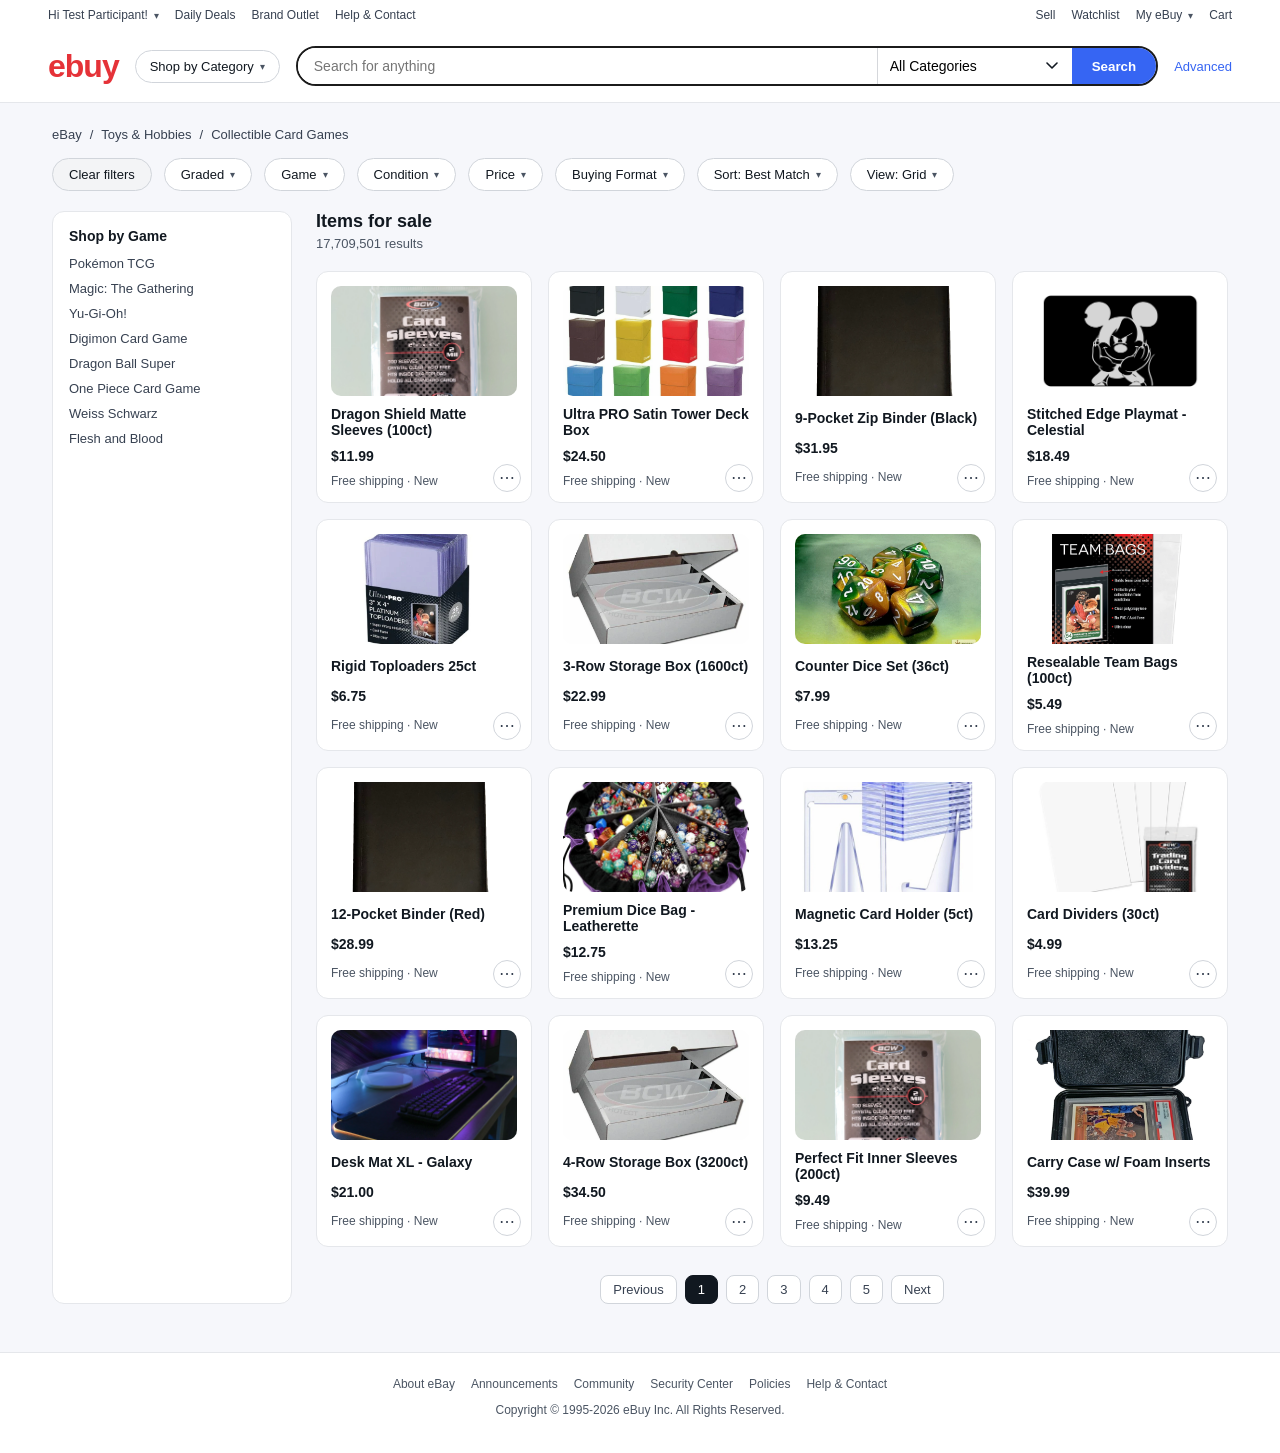
<file: page2.html>
<!doctype html>
<html lang="en">
  <head>
    <meta charset="UTF-8" />
    <meta name="viewport" content="width=device-width, initial-scale=1" />
    <title>Collectible Card Games &amp; Accessories | eBuy</title>
    <link rel="stylesheet" href="styles.css" />
    <link rel="icon" href="favicon.ico" />
  </head>
  <body>
    <a class="skip-link" href="#main">Skip to Main</a>
    <header class="site-header">
      <div class="top-bar">
        <div class="top-left">
          <div class="popover">
            <button class="top-link popover-button" type="button" aria-expanded="false">
              Hi Test Participant!
              <span class="chevron" aria-hidden="true">▾</span>
            </button>
            <div class="popover-panel">
              <ul class="popover-list">
                <li><a class="popover-link" href="dummy.html">Profile</a></li>
                <li><a class="popover-link" href="dummy.html">Settings</a></li>
                <li><a class="popover-link" href="dummy.html">Sign out</a></li>
              </ul>
            </div>
          </div>
          <a class="top-link" href="dummy.html">Daily Deals</a>
          <a class="top-link" href="dummy.html">Brand Outlet</a>
          <a class="top-link" href="dummy.html">Help &amp; Contact</a>
        </div>
        <div class="top-right">
          <a class="top-link" href="dummy.html">Sell</a>
          <a class="top-link" href="dummy.html">Watchlist</a>
          <div class="popover">
            <button class="top-link popover-button" type="button" aria-expanded="false">
              My eBuy
              <span class="chevron" aria-hidden="true">▾</span>
            </button>
            <div class="popover-panel">
              <ul class="popover-list">
                <li><a class="popover-link" href="dummy.html">Summary</a></li>
                <li><a class="popover-link" href="dummy.html">Recently Viewed</a></li>
                <li><a class="popover-link" href="dummy.html">Bids/Offers</a></li>
                <li><a class="popover-link" href="dummy.html">Watchlist</a></li>
                <li><a class="popover-link" href="dummy.html">Purchase History</a></li>
                <li><a class="popover-link" href="dummy.html">Buy Again</a></li>
                <li><a class="popover-link" href="dummy.html">Selling</a></li>
                <li><a class="popover-link" href="dummy.html">Saved Feed</a></li>
                <li><a class="popover-link" href="dummy.html">Saved Searches</a></li>
                <li><a class="popover-link" href="dummy.html">Saved Sellers</a></li>
                <li><a class="popover-link" href="dummy.html">Payments</a></li>
                <li><a class="popover-link" href="dummy.html">My Garage</a></li>
                <li><a class="popover-link" href="dummy.html">Preferences</a></li>
                <li><a class="popover-link" href="dummy.html">My Collection</a></li>
                <li><a class="popover-link" href="dummy.html">Messages</a></li>
                <li><a class="popover-link" href="dummy.html">PSA Vault</a></li>
              </ul>
            </div>
          </div>
          <a class="top-link" href="dummy.html">Cart</a>
        </div>
      </div>
      <div class="search-bar">
        <div class="logo">ebuy</div>
        <div class="popover category-popover">
          <button
            class="category-button popover-button"
            type="button"
            aria-expanded="false"
          >
            Shop by Category
            <span class="chevron" aria-hidden="true">▾</span>
          </button>
          <div class="popover-panel category-panel">
            <div class="category-column">
              <h3><a href="dummy.html">Motors</a></h3>
              <ul>
                <li><a href="dummy.html">Parts &amp; accessories</a></li>
                <li><a href="dummy.html">Cars &amp; trucks</a></li>
                <li><a href="dummy.html">Motorcycles</a></li>
                <li><a href="dummy.html">Other vehicles</a></li>
              </ul>
            </div>
            <div class="category-column">
              <h3><a href="dummy.html">Electronics</a></h3>
              <ul>
                <li><a href="dummy.html">Computers, Tablets &amp; Network Hardware</a></li>
                <li><a href="dummy.html">Cell Phones, Smart Watches &amp; Accessories</a></li>
                <li><a href="dummy.html">Video Games &amp; Consoles</a></li>
                <li><a href="dummy.html">Cameras &amp; Photo</a></li>
              </ul>
            </div>
            <div class="category-column">
              <h3><a href="dummy.html">Collectibles &amp; Art</a></h3>
              <ul>
                <li><a href="dummy.html">Trading Cards</a></li>
                <li><a href="dummy.html">Collectibles</a></li>
                <li><a href="dummy.html">Coins &amp; Paper Money</a></li>
                <li><a href="dummy.html">Sports Memorabilia</a></li>
              </ul>
            </div>
            <div class="category-column">
              <h3><a href="dummy.html">Clothing &amp; Accessories</a></h3>
              <ul>
                <li><a href="dummy.html">Women</a></li>
                <li><a href="dummy.html">Men</a></li>
                <li><a href="dummy.html">Handbags</a></li>
                <li><a href="dummy.html">Collectible Sneakers</a></li>
              </ul>
            </div>
            <div class="category-column">
              <h3><a href="dummy.html">Business &amp; Industrial</a></h3>
              <ul>
                <li><a href="dummy.html">Modular &amp; Pre-Fabricated Buildings</a></li>
                <li><a href="dummy.html">Test, Measurement &amp; Inspection Equipment</a></li>
                <li><a href="dummy.html">Heavy Equipment, Parts &amp; Attachments</a></li>
                <li><a href="dummy.html">Restaurant &amp; Food Service</a></li>
              </ul>
            </div>
            <div class="category-column">
              <h3><a href="dummy.html">Home &amp; garden</a></h3>
              <ul>
                <li><a href="dummy.html">Yard, Garden &amp; Outdoor Living Items</a></li>
                <li><a href="dummy.html">Tools &amp; Workshop Equipment</a></li>
                <li><a href="dummy.html">Home Improvement</a></li>
                <li><a href="dummy.html">Kitchen, Dining &amp; Bar Supplies</a></li>
              </ul>
            </div>
            <div class="category-column">
              <h3><a href="dummy.html">Sporting goods</a></h3>
              <ul>
                <li><a href="dummy.html">Hunting Equipment</a></li>
                <li><a href="dummy.html">Golf Equipment</a></li>
                <li><a href="dummy.html">Outdoor sports</a></li>
                <li><a href="dummy.html">Cycling Equipment</a></li>
              </ul>
            </div>
            <div class="category-column">
              <h3><a href="dummy.html">Jewelry &amp; Watches</a></h3>
              <ul>
                <li><a href="dummy.html">Luxury Watches</a></li>
                <li><a href="dummy.html">Wristwatches</a></li>
                <li><a href="dummy.html">Fashion Jewelry</a></li>
                <li><a href="dummy.html">Fine Jewelry</a></li>
              </ul>
            </div>
            <div class="category-column">
              <h3><a href="dummy.html">Other categories</a></h3>
              <ul>
                <li><a href="dummy.html">Books, Movies &amp; Music</a></li>
                <li><a href="dummy.html">Toys &amp; Hobbies</a></li>
                <li><a href="dummy.html">Health &amp; Beauty</a></li>
                <li><a href="dummy.html">Baby Essentials</a></li>
              </ul>
            </div>
          </div>
        </div>
        <form class="search-input" action="dummy.html" method="get">
          <input type="text" name="q" placeholder="Search for anything" />
          <select name="category">
            <option>All Categories</option>
            <option>Collectible Card Games</option>
            <option>Sports Memorabilia</option>
          </select>
          <button type="submit">Search</button>
        </form>
        <a class="advanced-link" href="dummy.html">Advanced</a>
      </div>
    </header>

    <main class="page" id="main">
      <div class="breadcrumb">
        <a href="dummy.html">eBay</a>
        <span>/</span>
        <a href="dummy.html">Toys &amp; Hobbies</a>
        <span>/</span>
        <a href="dummy.html">Collectible Card Games</a>
      </div>

      <section class="filter-row">
        <a
          class="filter-button clear-filters"
          href="page2.html"
          data-filter="clear_filters"
        >
          Clear filters
        </a>
        <div class="popover filter-popover">
          <button
            class="filter-button popover-button"
            type="button"
            aria-expanded="false"
            data-filter="graded"
          >
            <span class="filter-label" data-label="Graded">Graded</span>
            <span class="chevron" aria-hidden="true">▾</span>
          </button>
          <div class="popover-panel filter-panel">
            <ul class="filter-list">
              <li>
                <a class="filter-option" href="page2.html" data-filter="graded" data-value="no">
                  <span class="check-icon"></span>
                  <span>No</span>
                </a>
              </li>
              <li>
                <a class="filter-option" href="page2.html" data-filter="graded" data-value="yes">
                  <span class="check-icon"></span>
                  <span>Yes</span>
                </a>
              </li>
              <li>
                <a class="filter-option" href="page2.html" data-filter="graded" data-value="not_specified">
                  <span class="check-icon"></span>
                  <span>Not Specified</span>
                </a>
              </li>
            </ul>
          </div>
        </div>
        <div class="popover filter-popover">
          <button
            class="filter-button popover-button"
            type="button"
            aria-expanded="false"
            data-filter="game"
          >
            <span class="filter-label" data-label="Game">Game</span>
            <span class="chevron" aria-hidden="true">▾</span>
          </button>
          <div class="popover-panel filter-panel">
            <ul class="filter-list">
              <li>
                <a class="filter-option" href="page2.html" data-filter="game" data-value="pokemon_tcg">
                  <span class="check-icon"></span>
                  <span>Pokémon TCG</span>
                </a>
              </li>
              <li>
                <a class="filter-option" href="page2.html" data-filter="game" data-value="magic_the_gathering">
                  <span class="check-icon"></span>
                  <span>Magic: The Gathering</span>
                </a>
              </li>
              <li>
                <a class="filter-option" href="page2.html" data-filter="game" data-value="one_piece_ccg">
                  <span class="check-icon"></span>
                  <span>One Piece CCG</span>
                </a>
              </li>
              <li>
                <a class="filter-option" href="page2.html" data-filter="game" data-value="yu_gi_oh_tcg">
                  <span class="check-icon"></span>
                  <span>Yu-Gi-Oh! TCG</span>
                </a>
              </li>
              <li>
                <a class="filter-option" href="page2.html" data-filter="game" data-value="weiss_schwarz">
                  <span class="check-icon"></span>
                  <span>Weiss Schwarz</span>
                </a>
              </li>
              <li>
                <a class="filter-option" href="page2.html" data-filter="game" data-value="digimon_ccg">
                  <span class="check-icon"></span>
                  <span>Digimon CCG</span>
                </a>
              </li>
              <li>
                <a class="filter-option" href="page2.html" data-filter="game" data-value="star_wars_ccg">
                  <span class="check-icon"></span>
                  <span>Star Wars CCG</span>
                </a>
              </li>
              <li>
                <a class="filter-option" href="page2.html" data-filter="game" data-value="dragon_ball_super">
                  <span class="check-icon"></span>
                  <span>Dragon Ball Super Card Game</span>
                </a>
              </li>
              <li>
                <a class="filter-option" href="page2.html" data-filter="game" data-value="disney_lorcana_tcg">
                  <span class="check-icon"></span>
                  <span>Disney Lorcana TCG</span>
                </a>
              </li>
              <li>
                <a class="filter-option" href="page2.html" data-filter="game" data-value="flesh_and_blood_tcg">
                  <span class="check-icon"></span>
                  <span>Flesh and Blood TCG</span>
                </a>
              </li>
              <li>
                <a class="filter-option" href="page2.html" data-filter="game" data-value="naruto_ccg">
                  <span class="check-icon"></span>
                  <span>Naruto CCG</span>
                </a>
              </li>
              <li>
                <a class="filter-option" href="page2.html" data-filter="game" data-value="metazoo_ccg">
                  <span class="check-icon"></span>
                  <span>MetaZoo CCG</span>
                </a>
              </li>
            </ul>
          </div>
        </div>
        <div class="popover filter-popover">
          <button
            class="filter-button popover-button"
            type="button"
            aria-expanded="false"
            data-filter="condition"
          >
            <span class="filter-label" data-label="Condition">Condition</span>
            <span class="chevron" aria-hidden="true">▾</span>
          </button>
          <div class="popover-panel filter-panel">
            <ul class="filter-list">
              <li>
                <a class="filter-option" href="page2.html" data-filter="condition" data-value="new">
                  <span class="check-icon"></span>
                  <span>New</span>
                </a>
              </li>
              <li>
                <a class="filter-option" href="page2.html" data-filter="condition" data-value="used">
                  <span class="check-icon"></span>
                  <span>Used</span>
                </a>
              </li>
              <li>
                <a class="filter-option" href="page2.html" data-filter="condition" data-value="not_specified">
                  <span class="check-icon"></span>
                  <span>Not Specified</span>
                </a>
              </li>
            </ul>
          </div>
        </div>
        <div class="popover filter-popover">
          <button
            class="filter-button popover-button"
            type="button"
            aria-expanded="false"
            data-filter="price"
          >
            <span class="filter-label" data-label="Price">Price</span>
            <span class="chevron" aria-hidden="true">▾</span>
          </button>
          <div class="popover-panel filter-panel">
            <ul class="filter-list">
              <li>
                <a class="filter-option" href="page2.html" data-filter="price" data-value="under_10">
                  <span class="check-icon"></span>
                  <span>Under $10</span>
                </a>
              </li>
              <li>
                <a class="filter-option" href="page2.html" data-filter="price" data-value="10_to_70">
                  <span class="check-icon"></span>
                  <span>$10 to $70</span>
                </a>
              </li>
              <li>
                <a class="filter-option" href="page2.html" data-filter="price" data-value="over_70">
                  <span class="check-icon"></span>
                  <span>Over $70</span>
                </a>
              </li>
            </ul>
          </div>
        </div>
        <div class="popover filter-popover">
          <button
            class="filter-button popover-button"
            type="button"
            aria-expanded="false"
            data-filter="buying_format"
          >
            <span class="filter-label" data-label="Buying Format">Buying Format</span>
            <span class="chevron" aria-hidden="true">▾</span>
          </button>
          <div class="popover-panel filter-panel">
            <ul class="filter-list">
              <li>
                <a class="filter-option" href="page2.html" data-filter="buying_format" data-value="best_offer">
                  <span class="check-icon"></span>
                  <span>Best Offer</span>
                </a>
              </li>
              <li>
                <a class="filter-option" href="page2.html" data-filter="buying_format" data-value="auction">
                  <span class="check-icon"></span>
                  <span>Auction</span>
                </a>
              </li>
              <li>
                <a class="filter-option" href="page2.html" data-filter="buying_format" data-value="buy_it_now">
                  <span class="check-icon"></span>
                  <span>Buy It Now</span>
                </a>
              </li>
            </ul>
          </div>
        </div>
        <div class="popover sort-popover">
          <button
            class="filter-button popover-button"
            type="button"
            aria-expanded="false"
            data-filter="sort"
          >
            <span class="filter-label" data-label="Sort">Sort</span>
            <span class="chevron" aria-hidden="true">▾</span>
          </button>
          <div class="popover-panel sort-panel">
            <ul class="filter-list">
              <li>
                <a
                  class="filter-option"
                  href="page2.html"
                  data-filter="sort"
                  data-value="best_match"
                  data-mode="single"
                >
                  <span class="radio-icon"></span>
                  <span>Best Match</span>
                </a>
              </li>
              <li>
                <a
                  class="filter-option"
                  href="page2.html"
                  data-filter="sort"
                  data-value="ending_soonest"
                  data-mode="single"
                >
                  <span class="radio-icon"></span>
                  <span>Ending soon</span>
                </a>
              </li>
              <li>
                <a
                  class="filter-option"
                  href="page2.html"
                  data-filter="sort"
                  data-value="newly_listed"
                  data-mode="single"
                >
                  <span class="radio-icon"></span>
                  <span>Newly listed</span>
                </a>
              </li>
              <li>
                <a
                  class="filter-option"
                  href="page2.html"
                  data-filter="sort"
                  data-value="price_ship_low"
                  data-mode="single"
                >
                  <span class="radio-icon"></span>
                  <span>Lowest price</span>
                </a>
              </li>
              <li>
                <a
                  class="filter-option"
                  href="page2.html"
                  data-filter="sort"
                  data-value="price_ship_high"
                  data-mode="single"
                >
                  <span class="radio-icon"></span>
                  <span>Highest price</span>
                </a>
              </li>
              <li>
                <a
                  class="filter-option"
                  href="page2.html"
                  data-filter="sort"
                  data-value="distance_nearest"
                  data-mode="single"
                >
                  <span class="radio-icon"></span>
                  <span>Closest distance</span>
                </a>
              </li>
            </ul>
          </div>
        </div>
        <div class="popover view-popover">
          <button
            class="filter-button popover-button"
            type="button"
            aria-expanded="false"
            data-filter="view"
          >
            <span class="filter-label" data-label="View">View</span>
            <span class="chevron" aria-hidden="true">▾</span>
          </button>
          <div class="popover-panel sort-panel">
            <ul class="filter-list">
              <li>
                <a
                  class="filter-option"
                  href="page2.html"
                  data-filter="view"
                  data-value="grid"
                  data-mode="single"
                >
                  <span class="radio-icon"></span>
                  <span>Grid</span>
                </a>
              </li>
              <li>
                <a
                  class="filter-option"
                  href="page2.html"
                  data-filter="view"
                  data-value="list"
                  data-mode="single"
                >
                  <span class="radio-icon"></span>
                  <span>List</span>
                </a>
              </li>
            </ul>
          </div>
        </div>
      </section>

      <section class="category-layout">
        <aside class="left-rail">
          <div class="rail-block">
            <h3>Shop by Game</h3>
            <ul class="link-list">
              <li><a href="dummy.html">Pokémon TCG</a></li>
              <li><a href="dummy.html">Magic: The Gathering</a></li>
              <li><a href="dummy.html">Yu-Gi-Oh!</a></li>
              <li><a href="dummy.html">Digimon Card Game</a></li>
              <li><a href="dummy.html">Dragon Ball Super</a></li>
              <li><a href="dummy.html">One Piece Card Game</a></li>
              <li><a href="dummy.html">Weiss Schwarz</a></li>
              <li><a href="dummy.html">Flesh and Blood</a></li>
            </ul>
          </div>
        </aside>

        <section class="right-rail">
          <div class="section-header">
            <div class="section-title">
              <h2>Items for sale</h2>
              <p class="results-count">17,709,501 results</p>
            </div>
          </div>

          <div class="item-grid">
            <article class="item-card">
              <img class="item-thumb" src="assets/ebay/sleeves.webp" alt="Matte sleeves" />
              <h3><a href="dummy.html">Dragon Shield Matte Sleeves (100ct)</a></h3>
              <p class="item-price">$11.99</p>
              <p class="item-meta">Free shipping · New</p>
              <div class="popover item-actions">
                <button class="icon-button popover-button" type="button" aria-expanded="false">
                  <span class="icon">⋯</span>
                </button>
                <div class="popover-panel item-panel">
                  <ul class="popover-list">
                    <li>
                      <button class="menu-button help-button" type="button">
                        Help &amp; Report
                      </button>
                    </li>
                    <li><a class="popover-link" href="dummy.html">View Seller</a></li>
                  </ul>
                </div>
              </div>
            </article>
            <article class="item-card">
              <img class="item-thumb" src="assets/ebay/deck-box.webp" alt="Deck box" />
              <h3><a href="dummy.html">Ultra PRO Satin Tower Deck Box</a></h3>
              <p class="item-price">$24.50</p>
              <p class="item-meta">Free shipping · New</p>
              <div class="popover item-actions">
                <button class="icon-button popover-button" type="button" aria-expanded="false">
                  <span class="icon">⋯</span>
                </button>
                <div class="popover-panel item-panel">
                  <ul class="popover-list">
                    <li>
                      <button class="menu-button help-button" type="button">
                        Help &amp; Report
                      </button>
                    </li>
                    <li><a class="popover-link" href="dummy.html">View Seller</a></li>
                  </ul>
                </div>
              </div>
            </article>
            <article class="item-card">
              <img class="item-thumb" src="assets/ebay/binder.webp" alt="9-pocket binder" />
              <h3><a href="dummy.html">9-Pocket Zip Binder (Black)</a></h3>
              <p class="item-price">$31.95</p>
              <p class="item-meta">Free shipping · New</p>
              <div class="popover item-actions">
                <button class="icon-button popover-button" type="button" aria-expanded="false">
                  <span class="icon">⋯</span>
                </button>
                <div class="popover-panel item-panel">
                  <ul class="popover-list">
                    <li>
                      <button class="menu-button help-button" type="button">
                        Help &amp; Report
                      </button>
                    </li>
                    <li><a class="popover-link" href="dummy.html">View Seller</a></li>
                  </ul>
                </div>
              </div>
            </article>
            <article class="item-card">
              <img class="item-thumb" src="assets/ebay/playmat.webp" alt="Celestial playmat" />
              <h3><a href="dummy.html">Stitched Edge Playmat - Celestial</a></h3>
              <p class="item-price">$18.49</p>
              <p class="item-meta">Free shipping · New</p>
              <div class="popover item-actions">
                <button class="icon-button popover-button" type="button" aria-expanded="false">
                  <span class="icon">⋯</span>
                </button>
                <div class="popover-panel item-panel">
                  <ul class="popover-list">
                    <li>
                      <button class="menu-button help-button" type="button">
                        Help &amp; Report
                      </button>
                    </li>
                    <li><a class="popover-link" href="dummy.html">View Seller</a></li>
                  </ul>
                </div>
              </div>
            </article>
            <article class="item-card">
              <img class="item-thumb" src="assets/ebay/toploaders.webp" alt="Toploaders" />
              <h3><a href="dummy.html">Rigid Toploaders 25ct</a></h3>
              <p class="item-price">$6.75</p>
              <p class="item-meta">Free shipping · New</p>
              <div class="popover item-actions">
                <button class="icon-button popover-button" type="button" aria-expanded="false">
                  <span class="icon">⋯</span>
                </button>
                <div class="popover-panel item-panel">
                  <ul class="popover-list">
                    <li>
                      <button class="menu-button help-button" type="button">
                        Help &amp; Report
                      </button>
                    </li>
                    <li><a class="popover-link" href="dummy.html">View Seller</a></li>
                  </ul>
                </div>
              </div>
            </article>
            <article class="item-card">
              <img class="item-thumb" src="assets/ebay/storage-box.webp" alt="3-row storage box" />
              <h3><a href="dummy.html">3-Row Storage Box (1600ct)</a></h3>
              <p class="item-price">$22.99</p>
              <p class="item-meta">Free shipping · New</p>
              <div class="popover item-actions">
                <button class="icon-button popover-button" type="button" aria-expanded="false">
                  <span class="icon">⋯</span>
                </button>
                <div class="popover-panel item-panel">
                  <ul class="popover-list">
                    <li>
                      <button class="menu-button help-button" type="button">
                        Help &amp; Report
                      </button>
                    </li>
                    <li><a class="popover-link" href="dummy.html">View Seller</a></li>
                  </ul>
                </div>
              </div>
            </article>
            <article class="item-card">
              <img class="item-thumb" src="assets/ebay/dice.webp" alt="Counter dice set" />
              <h3><a href="dummy.html">Counter Dice Set (36ct)</a></h3>
              <p class="item-price">$7.99</p>
              <p class="item-meta">Free shipping · New</p>
              <div class="popover item-actions">
                <button class="icon-button popover-button" type="button" aria-expanded="false">
                  <span class="icon">⋯</span>
                </button>
                <div class="popover-panel item-panel">
                  <ul class="popover-list">
                    <li>
                      <button class="menu-button help-button" type="button">
                        Help &amp; Report
                      </button>
                    </li>
                    <li><a class="popover-link" href="dummy.html">View Seller</a></li>
                  </ul>
                </div>
              </div>
            </article>
            <article class="item-card">
              <img class="item-thumb" src="assets/ebay/team-bags.webp" alt="Resealable team bags" />
              <h3><a href="dummy.html">Resealable Team Bags (100ct)</a></h3>
              <p class="item-price">$5.49</p>
              <p class="item-meta">Free shipping · New</p>
              <div class="popover item-actions">
                <button class="icon-button popover-button" type="button" aria-expanded="false">
                  <span class="icon">⋯</span>
                </button>
                <div class="popover-panel item-panel">
                  <ul class="popover-list">
                    <li>
                      <button class="menu-button help-button" type="button">
                        Help &amp; Report
                      </button>
                    </li>
                    <li><a class="popover-link" href="dummy.html">View Seller</a></li>
                  </ul>
                </div>
              </div>
            </article>
            <article class="item-card">
              <img class="item-thumb" src="assets/ebay/binder.webp" alt="12-pocket binder" />
              <h3><a href="dummy.html">12-Pocket Binder (Red)</a></h3>
              <p class="item-price">$28.99</p>
              <p class="item-meta">Free shipping · New</p>
              <div class="popover item-actions">
                <button class="icon-button popover-button" type="button" aria-expanded="false">
                  <span class="icon">⋯</span>
                </button>
                <div class="popover-panel item-panel">
                  <ul class="popover-list">
                    <li>
                      <button class="menu-button help-button" type="button">
                        Help &amp; Report
                      </button>
                    </li>
                    <li><a class="popover-link" href="dummy.html">View Seller</a></li>
                  </ul>
                </div>
              </div>
            </article>
            <article class="item-card">
              <img class="item-thumb" src="assets/ebay/dice-bag.webp" alt="Premium dice bag" />
              <h3><a href="dummy.html">Premium Dice Bag - Leatherette</a></h3>
              <p class="item-price">$12.75</p>
              <p class="item-meta">Free shipping · New</p>
              <div class="popover item-actions">
                <button class="icon-button popover-button" type="button" aria-expanded="false">
                  <span class="icon">⋯</span>
                </button>
                <div class="popover-panel item-panel">
                  <ul class="popover-list">
                    <li>
                      <button class="menu-button help-button" type="button">
                        Help &amp; Report
                      </button>
                    </li>
                    <li><a class="popover-link" href="dummy.html">View Seller</a></li>
                  </ul>
                </div>
              </div>
            </article>
            <article class="item-card">
              <img class="item-thumb" src="assets/ebay/magnetic-holder.webp" alt="Magnetic card holder" />
              <h3><a href="dummy.html">Magnetic Card Holder (5ct)</a></h3>
              <p class="item-price">$13.25</p>
              <p class="item-meta">Free shipping · New</p>
              <div class="popover item-actions">
                <button class="icon-button popover-button" type="button" aria-expanded="false">
                  <span class="icon">⋯</span>
                </button>
                <div class="popover-panel item-panel">
                  <ul class="popover-list">
                    <li>
                      <button class="menu-button help-button" type="button">
                        Help &amp; Report
                      </button>
                    </li>
                    <li><a class="popover-link" href="dummy.html">View Seller</a></li>
                  </ul>
                </div>
              </div>
            </article>
            <article class="item-card">
              <img class="item-thumb" src="assets/ebay/card-dividers.webp" alt="Card dividers" />
              <h3><a href="dummy.html">Card Dividers (30ct)</a></h3>
              <p class="item-price">$4.99</p>
              <p class="item-meta">Free shipping · New</p>
              <div class="popover item-actions">
                <button class="icon-button popover-button" type="button" aria-expanded="false">
                  <span class="icon">⋯</span>
                </button>
                <div class="popover-panel item-panel">
                  <ul class="popover-list">
                    <li>
                      <button class="menu-button help-button" type="button">
                        Help &amp; Report
                      </button>
                    </li>
                    <li><a class="popover-link" href="dummy.html">View Seller</a></li>
                  </ul>
                </div>
              </div>
            </article>
            <article class="item-card">
              <img class="item-thumb" src="assets/ebay/desk-mat.webp" alt="Desk mat" />
              <h3><a href="dummy.html">Desk Mat XL - Galaxy</a></h3>
              <p class="item-price">$21.00</p>
              <p class="item-meta">Free shipping · New</p>
              <div class="popover item-actions">
                <button class="icon-button popover-button" type="button" aria-expanded="false">
                  <span class="icon">⋯</span>
                </button>
                <div class="popover-panel item-panel">
                  <ul class="popover-list">
                    <li>
                      <button class="menu-button help-button" type="button">
                        Help &amp; Report
                      </button>
                    </li>
                    <li><a class="popover-link" href="dummy.html">View Seller</a></li>
                  </ul>
                </div>
              </div>
            </article>
            <article class="item-card">
              <img class="item-thumb" src="assets/ebay/storage-box.webp" alt="4-row storage box" />
              <h3><a href="dummy.html">4-Row Storage Box (3200ct)</a></h3>
              <p class="item-price">$34.50</p>
              <p class="item-meta">Free shipping · New</p>
              <div class="popover item-actions">
                <button class="icon-button popover-button" type="button" aria-expanded="false">
                  <span class="icon">⋯</span>
                </button>
                <div class="popover-panel item-panel">
                  <ul class="popover-list">
                    <li>
                      <button class="menu-button help-button" type="button">
                        Help &amp; Report
                      </button>
                    </li>
                    <li><a class="popover-link" href="dummy.html">View Seller</a></li>
                  </ul>
                </div>
              </div>
            </article>
            <article class="item-card">
              <img class="item-thumb" src="assets/ebay/sleeves.webp" alt="Inner sleeves" />
              <h3><a href="dummy.html">Perfect Fit Inner Sleeves (200ct)</a></h3>
              <p class="item-price">$9.49</p>
              <p class="item-meta">Free shipping · New</p>
              <div class="popover item-actions">
                <button class="icon-button popover-button" type="button" aria-expanded="false">
                  <span class="icon">⋯</span>
                </button>
                <div class="popover-panel item-panel">
                  <ul class="popover-list">
                    <li>
                      <button class="menu-button help-button" type="button">
                        Help &amp; Report
                      </button>
                    </li>
                    <li><a class="popover-link" href="dummy.html">View Seller</a></li>
                  </ul>
                </div>
              </div>
            </article>
            <article class="item-card">
              <img class="item-thumb" src="assets/ebay/carry-case.webp" alt="Carry case" />
              <h3><a href="dummy.html">Carry Case w/ Foam Inserts</a></h3>
              <p class="item-price">$39.99</p>
              <p class="item-meta">Free shipping · New</p>
              <div class="popover item-actions">
                <button class="icon-button popover-button" type="button" aria-expanded="false">
                  <span class="icon">⋯</span>
                </button>
                <div class="popover-panel item-panel">
                  <ul class="popover-list">
                    <li>
                      <button class="menu-button help-button" type="button">
                        Help &amp; Report
                      </button>
                    </li>
                    <li><a class="popover-link" href="dummy.html">View Seller</a></li>
                    <li>
                      <button class="menu-button toggle-button" type="button" aria-pressed="false">
                        Add to Watchlist
                      </button>
                    </li>
                  </ul>
                </div>
              </div>
            </article>
          </div>
          <nav class="pagination">
            <a class="page-link" href="dummy.html">Previous</a>
            <a class="page-link active" href="dummy.html">1</a>
            <a class="page-link" href="dummy.html">2</a>
            <a class="page-link" href="dummy.html">3</a>
            <a class="page-link" href="dummy.html">4</a>
            <a class="page-link" href="dummy.html">5</a>
            <a class="page-link" href="dummy.html">Next</a>
          </nav>

        </section>
      </section>
    </main>

    <footer class="site-footer">
      <div class="footer-links">
        <a href="dummy.html">About eBay</a>
        <a href="dummy.html">Announcements</a>
        <a href="dummy.html">Community</a>
        <a href="dummy.html">Security Center</a>
        <a href="dummy.html">Policies</a>
        <a href="dummy.html">Help &amp; Contact</a>
      </div>
      <p>Copyright © 1995-2026 eBuy Inc. All Rights Reserved.</p>
    </footer>
    <dialog class="help-dialog">
      <div class="help-dialog__content">
        <h2>Help &amp; Report</h2>
        <p>This is a placeholder dialog for reporting or getting help.</p>
        <form method="dialog">
          <button class="dialog-close" type="submit">Close</button>
        </form>
      </div>
    </dialog>
    <script>
      const popovers = Array.from(document.querySelectorAll(".popover"));

      if (popovers.length > 0) {
        popovers.forEach((popover) => {
          const button = popover.querySelector(".popover-button");
          if (button) {
            button.setAttribute("aria-haspopup", "menu");
          }
        });

        const closePopover = (popover) => {
          const button = popover.querySelector(".popover-button");
          popover.classList.remove("open");
          if (button) {
            button.setAttribute("aria-expanded", "false");
          }
        };

        const closeAll = (except) => {
          popovers.forEach((popover) => {
            if (popover !== except) {
              closePopover(popover);
            }
          });
        };

        popovers.forEach((popover) => {
          const button = popover.querySelector(".popover-button");
          if (!button) {
            return;
          }

          button.addEventListener("click", () => {
            const isOpen = popover.classList.contains("open");
            if (isOpen) {
              closePopover(popover);
            } else {
              closeAll(popover);
              popover.classList.add("open");
              button.setAttribute("aria-expanded", "true");
              const panel = popover.querySelector(".popover-panel");
              if (panel) {
                const items = Array.from(panel.querySelectorAll('[role="menuitem"]'));
                if (items.length > 0) {
                  items.forEach((item, index) => {
                    item.setAttribute("tabindex", index === 0 ? "0" : "-1");
                  });
                  items[0].focus();
                }
              }
            }
          });
        });

        document.addEventListener("click", (event) => {
          if (!popovers.some((popover) => popover.contains(event.target))) {
            closeAll();
          }
        });

        document.addEventListener("focusin", (event) => {
          const activePopover = popovers.find((popover) =>
            popover.contains(event.target),
          );
          if (!activePopover) {
            closeAll();
            return;
          }

          closeAll(activePopover);
        });

        document.addEventListener("keydown", (event) => {
          if (event.key === "Escape") {
            const activeElement = document.activeElement;
            const activePopover = popovers.find((popover) =>
              popover.contains(activeElement),
            );
            closeAll();
            if (activePopover) {
              const button = activePopover.querySelector(".popover-button");
              if (button) {
                button.focus();
              }
            }
          }
        });

        window.addEventListener("blur", () => {
          closeAll();
        });
      }

      const ITEM_SHUFFLE_KEY = "shuffleItemsPending";
      const shuffleItemGrid = () => {
        const itemGrid = document.querySelector(".item-grid");
        if (!itemGrid) {
          return;
        }
        const items = Array.from(itemGrid.children);
        for (let index = items.length - 1; index > 0; index -= 1) {
          const swapIndex = Math.floor(Math.random() * (index + 1));
          [items[index], items[swapIndex]] = [items[swapIndex], items[index]];
        }
        items.forEach((item) => itemGrid.appendChild(item));
      };
      if (window.sessionStorage.getItem(ITEM_SHUFFLE_KEY) === "1") {
        shuffleItemGrid();
        window.sessionStorage.removeItem(ITEM_SHUFFLE_KEY);
      }

      const filterOptions = Array.from(document.querySelectorAll(".filter-option"));

      if (filterOptions.length > 0) {
        const resultsCount = document.querySelector(".results-count");
        const formatResultsCount = (value) => value.toLocaleString("en-US");
        const setRandomResultsCount = () => {
          if (!resultsCount) {
            return;
          }
          const min = 200000;
          const max = 18000000;
          const value = Math.floor(Math.random() * (max - min + 1)) + min;
          resultsCount.textContent = `${formatResultsCount(value)} results`;
          window.sessionStorage.setItem("resultsCount", String(value));
        };
        const applyStoredResultsCount = () => {
          if (!resultsCount) {
            return;
          }
          const storedValue = window.sessionStorage.getItem("resultsCount");
          if (!storedValue) {
            return;
          }
          const value = Number(storedValue);
          if (!Number.isNaN(value)) {
            resultsCount.textContent = `${formatResultsCount(value)} results`;
          }
          window.sessionStorage.removeItem("resultsCount");
        };
        applyStoredResultsCount();

        const params = new URLSearchParams(window.location.search);
        const getValues = (key) => params.getAll(key);
        const getEffectiveValues = (key) => {
          if (key === "sort") {
            const sortValues = getValues(key);
            return sortValues.length > 0 ? sortValues : ["best_match"];
          }
          if (key === "view") {
            const viewValues = getValues(key);
            return viewValues.length > 0 ? viewValues : ["grid"];
          }
          return getValues(key);
        };

        const setSelectedState = () => {
          filterOptions.forEach((option) => {
            const key = option.dataset.filter;
            const value = option.dataset.value;
            if (!key || !value) {
              return;
            }
            const values = getEffectiveValues(key);
            const isSelected = values.includes(value);
            option.classList.toggle("selected", isSelected);
            if (key !== "sort" && key !== "view") {
              if (isSelected) {
                option.setAttribute(
                  "aria-label",
                  `${getOptionLabel(option)} - filter applied`,
                );
              } else {
                option.removeAttribute("aria-label");
              }
            } else {
              option.removeAttribute("aria-label");
            }
            if (key === "sort" || key === "view") {
              if (isSelected) {
                option.setAttribute("aria-current", "true");
              } else {
                option.removeAttribute("aria-current");
              }
            }
          });
        };

        const getOptionLabel = (option) => {
          const spans = option.querySelectorAll("span");
          if (spans.length > 1) {
            return spans[spans.length - 1].textContent.trim();
          }
          return option.textContent.trim();
        };

        const updateButtonStates = () => {
          const filterButtons = Array.from(
            document.querySelectorAll(".filter-button[data-filter]"),
          );
          filterButtons.forEach((button) => {
            const key = button.dataset.filter;
            const label = button.querySelector(".filter-label");
            if (!key || !label) {
              return;
            }
            const baseLabel = label.dataset.label || label.textContent.trim();
            if (!label.dataset.label) {
              label.dataset.label = baseLabel;
            }
            if (key === "sort" || key === "view") {
              const groupOptions = filterOptions.filter(
                (option) => option.dataset.filter === key,
              );
              const selectedOption =
                groupOptions.find((option) => option.classList.contains("selected")) ||
                groupOptions[0];
              const selectedLabel = selectedOption
                ? getOptionLabel(selectedOption)
                : baseLabel;
              const prefix = key === "sort" ? "Sort" : "View";
              label.textContent = `${prefix}: ${selectedLabel}`;
              button.classList.toggle("active", Boolean(selectedOption));
              return;
            }
            const count = getEffectiveValues(key).length;
            label.textContent = count > 0 ? `${baseLabel} (${count})` : baseLabel;
            button.classList.toggle("active", count > 0);
          });
        };

        const buildHref = (option) => {
          const key = option.dataset.filter;
          const value = option.dataset.value;
          const mode = option.dataset.mode;
          if (!key || !value) {
            return "page2.html";
          }
        const nextParams = new URLSearchParams(window.location.search);
          if (mode === "single") {
            if (nextParams.get(key) === value) {
              nextParams.delete(key);
            } else {
              nextParams.set(key, value);
            }
          } else {
            const currentValues = nextParams.getAll(key);
            const nextValues = currentValues.includes(value)
              ? currentValues.filter((current) => current !== value)
              : [...currentValues, value];
            nextParams.delete(key);
            nextValues.forEach((current) => nextParams.append(key, current));
          }
          const query = nextParams.toString();
          return query ? `page2.html?${query}` : "page2.html";
        };

        filterOptions.forEach((option) => {
          option.setAttribute("href", buildHref(option));
          option.addEventListener("click", () => {
            const key = option.dataset.filter;
            if (key) {
              window.sessionStorage.setItem("lastFilterKey", key);
              window.sessionStorage.setItem(ITEM_SHUFFLE_KEY, "1");
            }
            if (key && key !== "sort" && key !== "view") {
              setRandomResultsCount();
            }
          });
        });

        setSelectedState();
        updateButtonStates();
      }

      if (new URLSearchParams(window.location.search).get("fm") === "1") {
        const lastKey = window.sessionStorage.getItem("lastFilterKey");
        if (lastKey) {
          const lastButton = document.querySelector(
            `.filter-button[data-filter="${lastKey}"]`,
          );
          if (lastButton) {
            window.setTimeout(() => {
              lastButton.focus();
            }, 250);
          }
        }
      }

      const categoryButton = document.querySelector(".category-popover .popover-button");
      if (categoryButton) {
        categoryButton.removeAttribute("aria-haspopup");
      }
      document.querySelectorAll(".popover-panel").forEach((panel) => {
        if (panel.closest(".category-popover")) {
          return;
        }
        panel.setAttribute("role", "menu");
        panel.querySelectorAll("a").forEach((link) => {
          link.setAttribute("role", "menuitem");
        });
        panel.querySelectorAll(".help-button").forEach((button) => {
          button.setAttribute("role", "menuitem");
        });
        const items = Array.from(panel.querySelectorAll('[role="menuitem"]'));
        items.forEach((item, index) => {
          item.setAttribute("tabindex", index === 0 ? "0" : "-1");
        });
        panel.addEventListener("keydown", (event) => {
          if (event.key !== "ArrowDown" && event.key !== "ArrowUp") {
            return;
          }
          if (items.length === 0) {
            return;
          }
          event.preventDefault();
          const currentIndex = items.findIndex(
            (item) => item.getAttribute("tabindex") === "0",
          );
          const direction = event.key === "ArrowDown" ? 1 : -1;
          const nextIndex =
            currentIndex === -1
              ? 0
              : (currentIndex + direction + items.length) % items.length;
          items.forEach((item, index) => {
            item.setAttribute("tabindex", index === nextIndex ? "0" : "-1");
          });
          items[nextIndex].focus();
        });
      });

      const clearFiltersLink = document.querySelector(".clear-filters");
      if (clearFiltersLink) {
        const params = new URLSearchParams(window.location.search);
        ["graded", "game", "condition", "price", "buying_format"].forEach((key) =>
          params.delete(key),
        );
        const sortValue = params.get("sort");
        const viewValue = params.get("view");
        params.delete("sort");
        params.delete("view");
        if (sortValue) {
          params.set("sort", sortValue);
        }
        if (viewValue) {
          params.set("view", viewValue);
        }
        const query = params.toString();
        clearFiltersLink.setAttribute(
          "href",
          query ? `page2.html?${query}` : "page2.html",
        );
        clearFiltersLink.addEventListener("click", () => {
          window.sessionStorage.setItem("lastFilterKey", "clear_filters");
          window.sessionStorage.setItem(ITEM_SHUFFLE_KEY, "1");
          const resultsCount = document.querySelector(".results-count");
          if (!resultsCount) {
            return;
          }
          const min = 200000;
          const max = 18000000;
          const value = Math.floor(Math.random() * (max - min + 1)) + min;
          resultsCount.textContent = `${value.toLocaleString("en-US")} results`;
          window.sessionStorage.setItem("resultsCount", String(value));
        });
      }

      const helpDialog = document.querySelector(".help-dialog");
      let returnFocusButton = null;

      if (helpDialog) {
        const helpButtons = Array.from(document.querySelectorAll(".help-button"));
        helpButtons.forEach((button) => {
          button.addEventListener("click", () => {
            const actions = button.closest(".item-actions");
            returnFocusButton = actions
              ? actions.querySelector(".popover-button")
              : null;
            helpDialog.showModal();
          });
        });

        helpDialog.addEventListener("close", () => {
          if (returnFocusButton) {
            returnFocusButton.focus();
            returnFocusButton = null;
          }
        });
      }
    </script>
  </body>
</html>
</file>
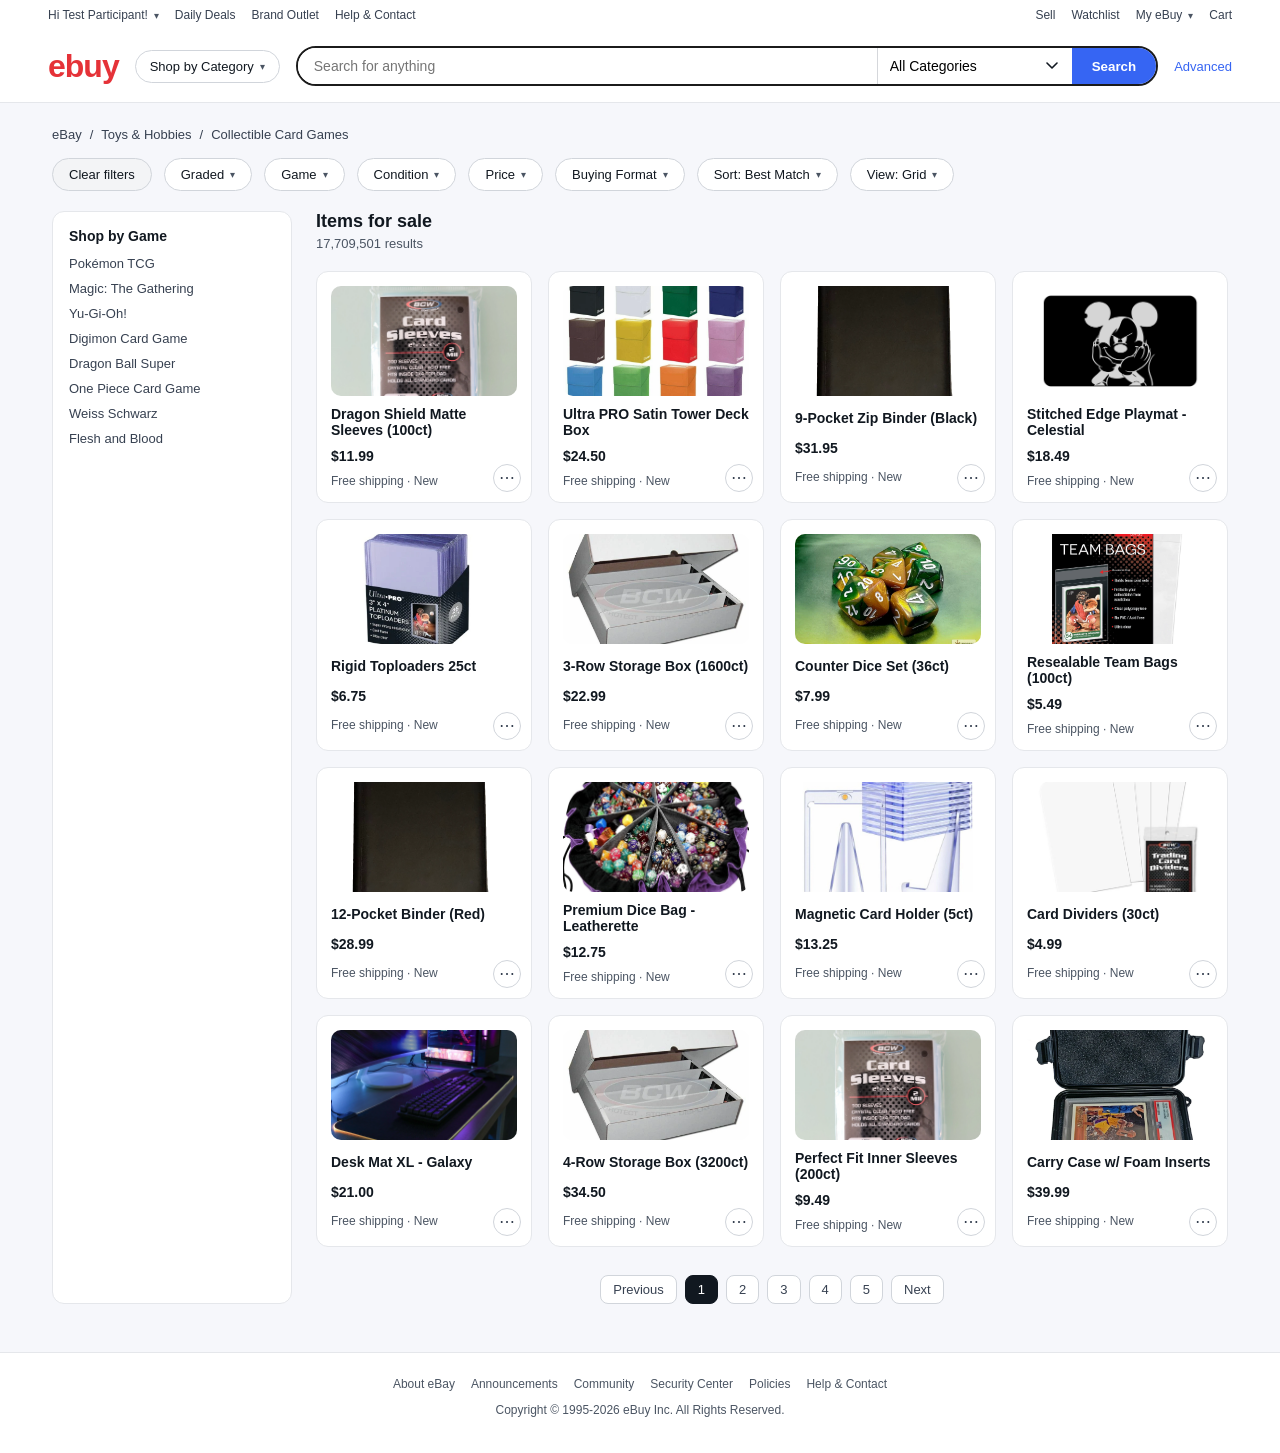
<file: page3.html>
<!doctype html>
<html lang="en">
  <head>
    <meta charset="UTF-8" />
    <meta name="viewport" content="width=device-width, initial-scale=1" />
    <title>Collectible Card Games &amp; Accessories | eBuy</title>
    <link rel="stylesheet" href="styles.css" />
    <link rel="icon" href="favicon.ico" />
  </head>
  <body>
    <a class="skip-link" href="#main">Skip to Main</a>
    <header class="site-header">
      <div class="top-bar">
        <div class="top-left">
          <div class="popover">
            <button class="top-link popover-button" type="button" aria-expanded="false">
              Hi Test Participant!
              <span class="chevron" aria-hidden="true">▾</span>
            </button>
            <div class="popover-panel">
              <ul class="popover-list">
                <li><a class="popover-link" href="dummy.html">Profile</a></li>
                <li><a class="popover-link" href="dummy.html">Settings</a></li>
                <li><a class="popover-link" href="dummy.html">Sign out</a></li>
              </ul>
            </div>
          </div>
          <a class="top-link" href="dummy.html">Daily Deals</a>
          <a class="top-link" href="dummy.html">Brand Outlet</a>
          <a class="top-link" href="dummy.html">Help &amp; Contact</a>
        </div>
        <div class="top-right">
          <a class="top-link" href="dummy.html">Sell</a>
          <a class="top-link" href="dummy.html">Watchlist</a>
          <div class="popover">
            <button class="top-link popover-button" type="button" aria-expanded="false">
              My eBuy
              <span class="chevron" aria-hidden="true">▾</span>
            </button>
            <div class="popover-panel">
              <ul class="popover-list">
                <li><a class="popover-link" href="dummy.html">Summary</a></li>
                <li><a class="popover-link" href="dummy.html">Recently Viewed</a></li>
                <li><a class="popover-link" href="dummy.html">Bids/Offers</a></li>
                <li><a class="popover-link" href="dummy.html">Watchlist</a></li>
                <li><a class="popover-link" href="dummy.html">Purchase History</a></li>
                <li><a class="popover-link" href="dummy.html">Buy Again</a></li>
                <li><a class="popover-link" href="dummy.html">Selling</a></li>
                <li><a class="popover-link" href="dummy.html">Saved Feed</a></li>
                <li><a class="popover-link" href="dummy.html">Saved Searches</a></li>
                <li><a class="popover-link" href="dummy.html">Saved Sellers</a></li>
                <li><a class="popover-link" href="dummy.html">Payments</a></li>
                <li><a class="popover-link" href="dummy.html">My Garage</a></li>
                <li><a class="popover-link" href="dummy.html">Preferences</a></li>
                <li><a class="popover-link" href="dummy.html">My Collection</a></li>
                <li><a class="popover-link" href="dummy.html">Messages</a></li>
                <li><a class="popover-link" href="dummy.html">PSA Vault</a></li>
              </ul>
            </div>
          </div>
          <a class="top-link" href="dummy.html">Cart</a>
        </div>
      </div>
      <div class="search-bar">
        <div class="logo">ebuy</div>
        <div class="popover category-popover">
          <button
            class="category-button popover-button"
            type="button"
            aria-expanded="false"
          >
            Shop by Category
            <span class="chevron" aria-hidden="true">▾</span>
          </button>
          <div class="popover-panel category-panel">
            <div class="category-column">
              <h3><a href="dummy.html">Motors</a></h3>
              <ul>
                <li><a href="dummy.html">Parts &amp; accessories</a></li>
                <li><a href="dummy.html">Cars &amp; trucks</a></li>
                <li><a href="dummy.html">Motorcycles</a></li>
                <li><a href="dummy.html">Other vehicles</a></li>
              </ul>
            </div>
            <div class="category-column">
              <h3><a href="dummy.html">Electronics</a></h3>
              <ul>
                <li><a href="dummy.html">Computers, Tablets &amp; Network Hardware</a></li>
                <li><a href="dummy.html">Cell Phones, Smart Watches &amp; Accessories</a></li>
                <li><a href="dummy.html">Video Games &amp; Consoles</a></li>
                <li><a href="dummy.html">Cameras &amp; Photo</a></li>
              </ul>
            </div>
            <div class="category-column">
              <h3><a href="dummy.html">Collectibles &amp; Art</a></h3>
              <ul>
                <li><a href="dummy.html">Trading Cards</a></li>
                <li><a href="dummy.html">Collectibles</a></li>
                <li><a href="dummy.html">Coins &amp; Paper Money</a></li>
                <li><a href="dummy.html">Sports Memorabilia</a></li>
              </ul>
            </div>
            <div class="category-column">
              <h3><a href="dummy.html">Clothing &amp; Accessories</a></h3>
              <ul>
                <li><a href="dummy.html">Women</a></li>
                <li><a href="dummy.html">Men</a></li>
                <li><a href="dummy.html">Handbags</a></li>
                <li><a href="dummy.html">Collectible Sneakers</a></li>
              </ul>
            </div>
            <div class="category-column">
              <h3><a href="dummy.html">Business &amp; Industrial</a></h3>
              <ul>
                <li><a href="dummy.html">Modular &amp; Pre-Fabricated Buildings</a></li>
                <li><a href="dummy.html">Test, Measurement &amp; Inspection Equipment</a></li>
                <li><a href="dummy.html">Heavy Equipment, Parts &amp; Attachments</a></li>
                <li><a href="dummy.html">Restaurant &amp; Food Service</a></li>
              </ul>
            </div>
            <div class="category-column">
              <h3><a href="dummy.html">Home &amp; garden</a></h3>
              <ul>
                <li><a href="dummy.html">Yard, Garden &amp; Outdoor Living Items</a></li>
                <li><a href="dummy.html">Tools &amp; Workshop Equipment</a></li>
                <li><a href="dummy.html">Home Improvement</a></li>
                <li><a href="dummy.html">Kitchen, Dining &amp; Bar Supplies</a></li>
              </ul>
            </div>
            <div class="category-column">
              <h3><a href="dummy.html">Sporting goods</a></h3>
              <ul>
                <li><a href="dummy.html">Hunting Equipment</a></li>
                <li><a href="dummy.html">Golf Equipment</a></li>
                <li><a href="dummy.html">Outdoor sports</a></li>
                <li><a href="dummy.html">Cycling Equipment</a></li>
              </ul>
            </div>
            <div class="category-column">
              <h3><a href="dummy.html">Jewelry &amp; Watches</a></h3>
              <ul>
                <li><a href="dummy.html">Luxury Watches</a></li>
                <li><a href="dummy.html">Wristwatches</a></li>
                <li><a href="dummy.html">Fashion Jewelry</a></li>
                <li><a href="dummy.html">Fine Jewelry</a></li>
              </ul>
            </div>
            <div class="category-column">
              <h3><a href="dummy.html">Other categories</a></h3>
              <ul>
                <li><a href="dummy.html">Books, Movies &amp; Music</a></li>
                <li><a href="dummy.html">Toys &amp; Hobbies</a></li>
                <li><a href="dummy.html">Health &amp; Beauty</a></li>
                <li><a href="dummy.html">Baby Essentials</a></li>
              </ul>
            </div>
          </div>
        </div>
        <form class="search-input" action="dummy.html" method="get">
          <input type="text" name="q" placeholder="Search for anything" />
          <select name="category">
            <option>All Categories</option>
            <option>Collectible Card Games</option>
            <option>Sports Memorabilia</option>
          </select>
          <button type="submit">Search</button>
        </form>
        <a class="advanced-link" href="dummy.html">Advanced</a>
      </div>
    </header>

    <main class="page" id="main">
      <div class="breadcrumb">
        <a href="dummy.html">eBay</a>
        <span>/</span>
        <a href="dummy.html">Toys &amp; Hobbies</a>
        <span>/</span>
        <a href="dummy.html">Collectible Card Games</a>
      </div>

      <section class="filter-row">
        <a
          class="filter-button clear-filters"
          href="page3.html"
          data-filter="clear_filters"
        >
          Clear filters
        </a>
        <div class="popover filter-popover">
          <button
            class="filter-button popover-button"
            type="button"
            aria-expanded="false"
            data-filter="graded"
          >
            <span class="filter-label" data-label="Graded">Graded</span>
            <span class="chevron" aria-hidden="true">▾</span>
          </button>
          <div class="popover-panel filter-panel">
            <form class="filter-form">
              <div class="filter-scroll">
                <fieldset>
                <legend>Graded</legend>
                <label class="filter-control">
                  <input type="checkbox" name="graded" value="no" />
                  No
                </label>
                <label class="filter-control">
                  <input type="checkbox" name="graded" value="yes" />
                  Yes
                </label>
                <label class="filter-control">
                  <input type="checkbox" name="graded" value="not_specified" />
                  Not Specified
                </label>
                </fieldset>
              </div>
              <button class="filter-submit" type="submit">Apply</button>
            </form>
          </div>
        </div>
        <div class="popover filter-popover">
          <button
            class="filter-button popover-button"
            type="button"
            aria-expanded="false"
            data-filter="game"
          >
            <span class="filter-label" data-label="Game">Game</span>
            <span class="chevron" aria-hidden="true">▾</span>
          </button>
          <div class="popover-panel filter-panel">
            <form class="filter-form">
              <div class="filter-scroll">
                <fieldset>
                <legend>Game</legend>
                <label class="filter-control">
                  <input type="checkbox" name="game" value="pokemon_tcg" />
                  Pokémon TCG
                </label>
                <label class="filter-control">
                  <input type="checkbox" name="game" value="magic_the_gathering" />
                  Magic: The Gathering
                </label>
                <label class="filter-control">
                  <input type="checkbox" name="game" value="one_piece_ccg" />
                  One Piece CCG
                </label>
                <label class="filter-control">
                  <input type="checkbox" name="game" value="yu_gi_oh_tcg" />
                  Yu-Gi-Oh! TCG
                </label>
                <label class="filter-control">
                  <input type="checkbox" name="game" value="weiss_schwarz" />
                  Weiss Schwarz
                </label>
                <label class="filter-control">
                  <input type="checkbox" name="game" value="digimon_ccg" />
                  Digimon CCG
                </label>
                <label class="filter-control">
                  <input type="checkbox" name="game" value="star_wars_ccg" />
                  Star Wars CCG
                </label>
                <label class="filter-control">
                  <input type="checkbox" name="game" value="dragon_ball_super" />
                  Dragon Ball Super Card Game
                </label>
                <label class="filter-control">
                  <input type="checkbox" name="game" value="disney_lorcana_tcg" />
                  Disney Lorcana TCG
                </label>
                <label class="filter-control">
                  <input type="checkbox" name="game" value="flesh_and_blood_tcg" />
                  Flesh and Blood TCG
                </label>
                <label class="filter-control">
                  <input type="checkbox" name="game" value="naruto_ccg" />
                  Naruto CCG
                </label>
                <label class="filter-control">
                  <input type="checkbox" name="game" value="metazoo_ccg" />
                  MetaZoo CCG
                </label>
                </fieldset>
              </div>
              <button class="filter-submit" type="submit">Apply</button>
            </form>
          </div>
        </div>
        <div class="popover filter-popover">
          <button
            class="filter-button popover-button"
            type="button"
            aria-expanded="false"
            data-filter="condition"
          >
            <span class="filter-label" data-label="Condition">Condition</span>
            <span class="chevron" aria-hidden="true">▾</span>
          </button>
          <div class="popover-panel filter-panel">
            <form class="filter-form">
              <div class="filter-scroll">
                <fieldset>
                <legend>Condition</legend>
                <label class="filter-control">
                  <input type="checkbox" name="condition" value="new" />
                  New
                </label>
                <label class="filter-control">
                  <input type="checkbox" name="condition" value="used" />
                  Used
                </label>
                <label class="filter-control">
                  <input type="checkbox" name="condition" value="not_specified" />
                  Not Specified
                </label>
                </fieldset>
              </div>
              <button class="filter-submit" type="submit">Apply</button>
            </form>
          </div>
        </div>
        <div class="popover filter-popover">
          <button
            class="filter-button popover-button"
            type="button"
            aria-expanded="false"
            data-filter="price"
          >
            <span class="filter-label" data-label="Price">Price</span>
            <span class="chevron" aria-hidden="true">▾</span>
          </button>
          <div class="popover-panel filter-panel">
            <form class="filter-form">
              <div class="filter-scroll">
                <fieldset>
                <legend>Price</legend>
                <label class="filter-control">
                  <input type="checkbox" name="price" value="under_10" />
                  Under $10
                </label>
                <label class="filter-control">
                  <input type="checkbox" name="price" value="10_to_70" />
                  $10 to $70
                </label>
                <label class="filter-control">
                  <input type="checkbox" name="price" value="over_70" />
                  Over $70
                </label>
                </fieldset>
              </div>
              <button class="filter-submit" type="submit">Apply</button>
            </form>
          </div>
        </div>
        <div class="popover filter-popover">
          <button
            class="filter-button popover-button"
            type="button"
            aria-expanded="false"
            data-filter="buying_format"
          >
            <span class="filter-label" data-label="Buying Format">Buying Format</span>
            <span class="chevron" aria-hidden="true">▾</span>
          </button>
          <div class="popover-panel filter-panel">
            <form class="filter-form">
              <div class="filter-scroll">
                <fieldset>
                <legend>Buying Format</legend>
                <label class="filter-control">
                  <input type="checkbox" name="buying_format" value="best_offer" />
                  Best Offer
                </label>
                <label class="filter-control">
                  <input type="checkbox" name="buying_format" value="auction" />
                  Auction
                </label>
                <label class="filter-control">
                  <input type="checkbox" name="buying_format" value="buy_it_now" />
                  Buy It Now
                </label>
                </fieldset>
              </div>
              <button class="filter-submit" type="submit">Apply</button>
            </form>
          </div>
        </div>
        <div class="popover sort-popover">
          <button
            class="filter-button popover-button"
            type="button"
            aria-expanded="false"
            data-filter="sort"
          >
            <span class="filter-label" data-label="Sort">Sort</span>
            <span class="chevron" aria-hidden="true">▾</span>
          </button>
          <div class="popover-panel sort-panel">
            <form class="filter-form">
              <div class="filter-scroll">
                <fieldset>
                <legend>Sort</legend>
                <label class="filter-control">
                  <input type="radio" name="sort" value="best_match" checked />
                  Best Match
                </label>
                <label class="filter-control">
                  <input type="radio" name="sort" value="ending_soonest" />
                  Ending soon
                </label>
                <label class="filter-control">
                  <input type="radio" name="sort" value="newly_listed" />
                  Newly listed
                </label>
                <label class="filter-control">
                  <input type="radio" name="sort" value="price_ship_low" />
                  Lowest price
                </label>
                <label class="filter-control">
                  <input type="radio" name="sort" value="price_ship_high" />
                  Highest price
                </label>
                <label class="filter-control">
                  <input type="radio" name="sort" value="distance_nearest" />
                  Closest distance
                </label>
                </fieldset>
              </div>
              <button class="filter-submit" type="submit">Apply</button>
            </form>
          </div>
        </div>
        <div class="popover view-popover">
          <button
            class="filter-button popover-button"
            type="button"
            aria-expanded="false"
            data-filter="view"
          >
            <span class="filter-label" data-label="View">View</span>
            <span class="chevron" aria-hidden="true">▾</span>
          </button>
          <div class="popover-panel sort-panel">
            <form class="filter-form">
              <div class="filter-scroll">
                <fieldset>
                <legend>View</legend>
                <label class="filter-control">
                  <input type="radio" name="view" value="grid" checked />
                  Grid
                </label>
                <label class="filter-control">
                  <input type="radio" name="view" value="list" />
                  List
                </label>
                </fieldset>
              </div>
              <button class="filter-submit" type="submit">Apply</button>
            </form>
          </div>
        </div>
      </section>

      <section class="category-layout">
        <aside class="left-rail">
          <div class="rail-block">
            <h3>Shop by Game</h3>
            <ul class="link-list">
              <li><a href="dummy.html">Pokémon TCG</a></li>
              <li><a href="dummy.html">Magic: The Gathering</a></li>
              <li><a href="dummy.html">Yu-Gi-Oh!</a></li>
              <li><a href="dummy.html">Digimon Card Game</a></li>
              <li><a href="dummy.html">Dragon Ball Super</a></li>
              <li><a href="dummy.html">One Piece Card Game</a></li>
              <li><a href="dummy.html">Weiss Schwarz</a></li>
              <li><a href="dummy.html">Flesh and Blood</a></li>
            </ul>
          </div>
        </aside>

        <section class="right-rail">
          <div class="section-header">
            <div class="section-title">
              <h2>Items for sale</h2>
              <p class="results-count">17,709,501 results</p>
            </div>
          </div>

          <div class="item-grid">
            <article class="item-card">
              <img class="item-thumb" src="assets/ebay/sleeves.webp" alt="Matte sleeves" />
              <h3><a href="dummy.html">Dragon Shield Matte Sleeves (100ct)</a></h3>
              <p class="item-price">$11.99</p>
              <p class="item-meta">Free shipping · New</p>
              <div class="popover item-actions">
                <button class="icon-button popover-button" type="button" aria-expanded="false">
                  <span class="icon">⋯</span>
                </button>
                <div class="popover-panel item-panel">
                  <ul class="popover-list">
                    <li>
                      <button class="menu-button help-button" type="button">
                        Help &amp; Report
                      </button>
                    </li>
                    <li><a class="popover-link" href="dummy.html">View Seller</a></li>
                  </ul>
                </div>
              </div>
            </article>
            <article class="item-card">
              <img class="item-thumb" src="assets/ebay/deck-box.webp" alt="Deck box" />
              <h3><a href="dummy.html">Ultra PRO Satin Tower Deck Box</a></h3>
              <p class="item-price">$24.50</p>
              <p class="item-meta">Free shipping · New</p>
              <div class="popover item-actions">
                <button class="icon-button popover-button" type="button" aria-expanded="false">
                  <span class="icon">⋯</span>
                </button>
                <div class="popover-panel item-panel">
                  <ul class="popover-list">
                    <li>
                      <button class="menu-button help-button" type="button">
                        Help &amp; Report
                      </button>
                    </li>
                    <li><a class="popover-link" href="dummy.html">View Seller</a></li>
                  </ul>
                </div>
              </div>
            </article>
            <article class="item-card">
              <img class="item-thumb" src="assets/ebay/binder.webp" alt="9-pocket binder" />
              <h3><a href="dummy.html">9-Pocket Zip Binder (Black)</a></h3>
              <p class="item-price">$31.95</p>
              <p class="item-meta">Free shipping · New</p>
              <div class="popover item-actions">
                <button class="icon-button popover-button" type="button" aria-expanded="false">
                  <span class="icon">⋯</span>
                </button>
                <div class="popover-panel item-panel">
                  <ul class="popover-list">
                    <li>
                      <button class="menu-button help-button" type="button">
                        Help &amp; Report
                      </button>
                    </li>
                    <li><a class="popover-link" href="dummy.html">View Seller</a></li>
                  </ul>
                </div>
              </div>
            </article>
            <article class="item-card">
              <img class="item-thumb" src="assets/ebay/playmat.webp" alt="Celestial playmat" />
              <h3><a href="dummy.html">Stitched Edge Playmat - Celestial</a></h3>
              <p class="item-price">$18.49</p>
              <p class="item-meta">Free shipping · New</p>
              <div class="popover item-actions">
                <button class="icon-button popover-button" type="button" aria-expanded="false">
                  <span class="icon">⋯</span>
                </button>
                <div class="popover-panel item-panel">
                  <ul class="popover-list">
                    <li>
                      <button class="menu-button help-button" type="button">
                        Help &amp; Report
                      </button>
                    </li>
                    <li><a class="popover-link" href="dummy.html">View Seller</a></li>
                  </ul>
                </div>
              </div>
            </article>
            <article class="item-card">
              <img class="item-thumb" src="assets/ebay/toploaders.webp" alt="Toploaders" />
              <h3><a href="dummy.html">Rigid Toploaders 25ct</a></h3>
              <p class="item-price">$6.75</p>
              <p class="item-meta">Free shipping · New</p>
              <div class="popover item-actions">
                <button class="icon-button popover-button" type="button" aria-expanded="false">
                  <span class="icon">⋯</span>
                </button>
                <div class="popover-panel item-panel">
                  <ul class="popover-list">
                    <li>
                      <button class="menu-button help-button" type="button">
                        Help &amp; Report
                      </button>
                    </li>
                    <li><a class="popover-link" href="dummy.html">View Seller</a></li>
                  </ul>
                </div>
              </div>
            </article>
            <article class="item-card">
              <img class="item-thumb" src="assets/ebay/storage-box.webp" alt="3-row storage box" />
              <h3><a href="dummy.html">3-Row Storage Box (1600ct)</a></h3>
              <p class="item-price">$22.99</p>
              <p class="item-meta">Free shipping · New</p>
              <div class="popover item-actions">
                <button class="icon-button popover-button" type="button" aria-expanded="false">
                  <span class="icon">⋯</span>
                </button>
                <div class="popover-panel item-panel">
                  <ul class="popover-list">
                    <li>
                      <button class="menu-button help-button" type="button">
                        Help &amp; Report
                      </button>
                    </li>
                    <li><a class="popover-link" href="dummy.html">View Seller</a></li>
                  </ul>
                </div>
              </div>
            </article>
            <article class="item-card">
              <img class="item-thumb" src="assets/ebay/dice.webp" alt="Counter dice set" />
              <h3><a href="dummy.html">Counter Dice Set (36ct)</a></h3>
              <p class="item-price">$7.99</p>
              <p class="item-meta">Free shipping · New</p>
              <div class="popover item-actions">
                <button class="icon-button popover-button" type="button" aria-expanded="false">
                  <span class="icon">⋯</span>
                </button>
                <div class="popover-panel item-panel">
                  <ul class="popover-list">
                    <li>
                      <button class="menu-button help-button" type="button">
                        Help &amp; Report
                      </button>
                    </li>
                    <li><a class="popover-link" href="dummy.html">View Seller</a></li>
                  </ul>
                </div>
              </div>
            </article>
            <article class="item-card">
              <img class="item-thumb" src="assets/ebay/team-bags.webp" alt="Resealable team bags" />
              <h3><a href="dummy.html">Resealable Team Bags (100ct)</a></h3>
              <p class="item-price">$5.49</p>
              <p class="item-meta">Free shipping · New</p>
              <div class="popover item-actions">
                <button class="icon-button popover-button" type="button" aria-expanded="false">
                  <span class="icon">⋯</span>
                </button>
                <div class="popover-panel item-panel">
                  <ul class="popover-list">
                    <li>
                      <button class="menu-button help-button" type="button">
                        Help &amp; Report
                      </button>
                    </li>
                    <li><a class="popover-link" href="dummy.html">View Seller</a></li>
                  </ul>
                </div>
              </div>
            </article>
            <article class="item-card">
              <img class="item-thumb" src="assets/ebay/binder.webp" alt="12-pocket binder" />
              <h3><a href="dummy.html">12-Pocket Binder (Red)</a></h3>
              <p class="item-price">$28.99</p>
              <p class="item-meta">Free shipping · New</p>
              <div class="popover item-actions">
                <button class="icon-button popover-button" type="button" aria-expanded="false">
                  <span class="icon">⋯</span>
                </button>
                <div class="popover-panel item-panel">
                  <ul class="popover-list">
                    <li>
                      <button class="menu-button help-button" type="button">
                        Help &amp; Report
                      </button>
                    </li>
                    <li><a class="popover-link" href="dummy.html">View Seller</a></li>
                  </ul>
                </div>
              </div>
            </article>
            <article class="item-card">
              <img class="item-thumb" src="assets/ebay/dice-bag.webp" alt="Premium dice bag" />
              <h3><a href="dummy.html">Premium Dice Bag - Leatherette</a></h3>
              <p class="item-price">$12.75</p>
              <p class="item-meta">Free shipping · New</p>
              <div class="popover item-actions">
                <button class="icon-button popover-button" type="button" aria-expanded="false">
                  <span class="icon">⋯</span>
                </button>
                <div class="popover-panel item-panel">
                  <ul class="popover-list">
                    <li>
                      <button class="menu-button help-button" type="button">
                        Help &amp; Report
                      </button>
                    </li>
                    <li><a class="popover-link" href="dummy.html">View Seller</a></li>
                  </ul>
                </div>
              </div>
            </article>
            <article class="item-card">
              <img class="item-thumb" src="assets/ebay/magnetic-holder.webp" alt="Magnetic card holder" />
              <h3><a href="dummy.html">Magnetic Card Holder (5ct)</a></h3>
              <p class="item-price">$13.25</p>
              <p class="item-meta">Free shipping · New</p>
              <div class="popover item-actions">
                <button class="icon-button popover-button" type="button" aria-expanded="false">
                  <span class="icon">⋯</span>
                </button>
                <div class="popover-panel item-panel">
                  <ul class="popover-list">
                    <li>
                      <button class="menu-button help-button" type="button">
                        Help &amp; Report
                      </button>
                    </li>
                    <li><a class="popover-link" href="dummy.html">View Seller</a></li>
                  </ul>
                </div>
              </div>
            </article>
            <article class="item-card">
              <img class="item-thumb" src="assets/ebay/card-dividers.webp" alt="Card dividers" />
              <h3><a href="dummy.html">Card Dividers (30ct)</a></h3>
              <p class="item-price">$4.99</p>
              <p class="item-meta">Free shipping · New</p>
              <div class="popover item-actions">
                <button class="icon-button popover-button" type="button" aria-expanded="false">
                  <span class="icon">⋯</span>
                </button>
                <div class="popover-panel item-panel">
                  <ul class="popover-list">
                    <li>
                      <button class="menu-button help-button" type="button">
                        Help &amp; Report
                      </button>
                    </li>
                    <li><a class="popover-link" href="dummy.html">View Seller</a></li>
                  </ul>
                </div>
              </div>
            </article>
            <article class="item-card">
              <img class="item-thumb" src="assets/ebay/desk-mat.webp" alt="Desk mat" />
              <h3><a href="dummy.html">Desk Mat XL - Galaxy</a></h3>
              <p class="item-price">$21.00</p>
              <p class="item-meta">Free shipping · New</p>
              <div class="popover item-actions">
                <button class="icon-button popover-button" type="button" aria-expanded="false">
                  <span class="icon">⋯</span>
                </button>
                <div class="popover-panel item-panel">
                  <ul class="popover-list">
                    <li>
                      <button class="menu-button help-button" type="button">
                        Help &amp; Report
                      </button>
                    </li>
                    <li><a class="popover-link" href="dummy.html">View Seller</a></li>
                  </ul>
                </div>
              </div>
            </article>
            <article class="item-card">
              <img class="item-thumb" src="assets/ebay/storage-box.webp" alt="4-row storage box" />
              <h3><a href="dummy.html">4-Row Storage Box (3200ct)</a></h3>
              <p class="item-price">$34.50</p>
              <p class="item-meta">Free shipping · New</p>
              <div class="popover item-actions">
                <button class="icon-button popover-button" type="button" aria-expanded="false">
                  <span class="icon">⋯</span>
                </button>
                <div class="popover-panel item-panel">
                  <ul class="popover-list">
                    <li>
                      <button class="menu-button help-button" type="button">
                        Help &amp; Report
                      </button>
                    </li>
                    <li><a class="popover-link" href="dummy.html">View Seller</a></li>
                  </ul>
                </div>
              </div>
            </article>
            <article class="item-card">
              <img class="item-thumb" src="assets/ebay/sleeves.webp" alt="Inner sleeves" />
              <h3><a href="dummy.html">Perfect Fit Inner Sleeves (200ct)</a></h3>
              <p class="item-price">$9.49</p>
              <p class="item-meta">Free shipping · New</p>
              <div class="popover item-actions">
                <button class="icon-button popover-button" type="button" aria-expanded="false">
                  <span class="icon">⋯</span>
                </button>
                <div class="popover-panel item-panel">
                  <ul class="popover-list">
                    <li>
                      <button class="menu-button help-button" type="button">
                        Help &amp; Report
                      </button>
                    </li>
                    <li><a class="popover-link" href="dummy.html">View Seller</a></li>
                  </ul>
                </div>
              </div>
            </article>
            <article class="item-card">
              <img class="item-thumb" src="assets/ebay/carry-case.webp" alt="Carry case" />
              <h3><a href="dummy.html">Carry Case w/ Foam Inserts</a></h3>
              <p class="item-price">$39.99</p>
              <p class="item-meta">Free shipping · New</p>
              <div class="popover item-actions">
                <button class="icon-button popover-button" type="button" aria-expanded="false">
                  <span class="icon">⋯</span>
                </button>
                <div class="popover-panel item-panel">
                  <ul class="popover-list">
                    <li>
                      <button class="menu-button help-button" type="button">
                        Help &amp; Report
                      </button>
                    </li>
                    <li><a class="popover-link" href="dummy.html">View Seller</a></li>
                    <li>
                      <button class="menu-button toggle-button" type="button" aria-pressed="false">
                        Add to Watchlist
                      </button>
                    </li>
                  </ul>
                </div>
              </div>
            </article>
          </div>
          <nav class="pagination">
            <a class="page-link" href="dummy.html">Previous</a>
            <a class="page-link active" href="dummy.html">1</a>
            <a class="page-link" href="dummy.html">2</a>
            <a class="page-link" href="dummy.html">3</a>
            <a class="page-link" href="dummy.html">4</a>
            <a class="page-link" href="dummy.html">5</a>
            <a class="page-link" href="dummy.html">Next</a>
          </nav>

        </section>
      </section>
    </main>

    <footer class="site-footer">
      <div class="footer-links">
        <a href="dummy.html">About eBay</a>
        <a href="dummy.html">Announcements</a>
        <a href="dummy.html">Community</a>
        <a href="dummy.html">Security Center</a>
        <a href="dummy.html">Policies</a>
        <a href="dummy.html">Help &amp; Contact</a>
      </div>
      <p>Copyright © 1995-2026 eBuy Inc. All Rights Reserved.</p>
    </footer>
    <dialog class="help-dialog">
      <div class="help-dialog__content">
        <h2>Help &amp; Report</h2>
        <p>This is a placeholder dialog for reporting or getting help.</p>
        <form method="dialog">
          <button class="dialog-close" type="submit">Close</button>
        </form>
      </div>
    </dialog>
    <script>
      const popovers = Array.from(document.querySelectorAll(".popover"));
      const submittingPopovers = new WeakSet();

      if (popovers.length > 0) {
        const closePopover = (popover) => {
          const wasOpen = popover.classList.contains("open");
          const form = popover.querySelector(".filter-form");
          const isSubmitting = submittingPopovers.has(popover);
          if (wasOpen && form && !isSubmitting) {
            form.reset();
          }
          if (isSubmitting) {
            submittingPopovers.delete(popover);
          }
          const button = popover.querySelector(".popover-button");
          popover.classList.remove("open");
          if (button) {
            button.setAttribute("aria-expanded", "false");
          }
        };

        const closeAll = (except) => {
          popovers.forEach((popover) => {
            if (popover !== except) {
              closePopover(popover);
            }
          });
        };

        popovers.forEach((popover) => {
          const button = popover.querySelector(".popover-button");
          if (!button) {
            return;
          }

          button.addEventListener("click", () => {
            const isOpen = popover.classList.contains("open");
            if (isOpen) {
              closePopover(popover);
            } else {
              closeAll(popover);
              popover.classList.add("open");
              button.setAttribute("aria-expanded", "true");
              const panel = popover.querySelector(".popover-panel");
              if (panel) {
                panel.scrollTop = 0;
              }
              popover.querySelectorAll(".filter-scroll").forEach((scrollArea) => {
                scrollArea.scrollTop = 0;
              });
            }
          });
        });

        document.addEventListener("click", (event) => {
          if (!popovers.some((popover) => popover.contains(event.target))) {
            closeAll();
          }
        });

        document.addEventListener("focusin", (event) => {
          const activePopover = popovers.find((popover) =>
            popover.contains(event.target),
          );
          if (!activePopover) {
            closeAll();
            return;
          }

          closeAll(activePopover);
        });

        document.addEventListener("keydown", (event) => {
          const activeElement = document.activeElement;
          const activePopover = popovers.find((popover) =>
            popover.contains(activeElement),
          );
          if (
            (event.key === "ArrowDown" || event.key === "ArrowUp") &&
            activePopover &&
            activeElement &&
            activePopover.contains(activeElement) &&
            (activeElement.tagName === "A" || activePopover.querySelector(".filter-form"))
          ) {
            const scrollContainer =
              activeElement.closest(".filter-scroll") ||
              activePopover.querySelector(".filter-scroll") ||
              activeElement.closest(".popover-panel") ||
              activePopover.querySelector(".popover-panel");
            if (scrollContainer) {
              const delta = event.key === "ArrowDown" ? 40 : -40;
              scrollContainer.scrollBy({ top: delta });
            }
            event.preventDefault();
            return;
          }
          if (event.key === "Escape") {
            closeAll();
            if (activePopover) {
              const button = activePopover.querySelector(".popover-button");
              if (button) {
                button.focus();
              }
            }
          }
        });

        window.addEventListener("blur", () => {
          closeAll();
        });
      }

      const ITEM_SHUFFLE_KEY = "shuffleItemsPending";
      const shuffleItemGrid = () => {
        const itemGrid = document.querySelector(".item-grid");
        if (!itemGrid) {
          return;
        }
        const items = Array.from(itemGrid.children);
        for (let index = items.length - 1; index > 0; index -= 1) {
          const swapIndex = Math.floor(Math.random() * (index + 1));
          [items[index], items[swapIndex]] = [items[swapIndex], items[index]];
        }
        items.forEach((item) => itemGrid.appendChild(item));
      };
      if (window.sessionStorage.getItem(ITEM_SHUFFLE_KEY) === "1") {
        shuffleItemGrid();
        window.sessionStorage.removeItem(ITEM_SHUFFLE_KEY);
      }

      const filterForms = Array.from(document.querySelectorAll(".filter-form"));
      const params = new URLSearchParams(window.location.search);
      const resultsCount = document.querySelector(".results-count");
      const formatResultsCount = (value) => value.toLocaleString("en-US");
      const setRandomResultsCount = () => {
        if (!resultsCount) {
          return;
        }
        const min = 200000;
        const max = 18000000;
        const value = Math.floor(Math.random() * (max - min + 1)) + min;
        resultsCount.textContent = `${formatResultsCount(value)} results`;
        window.sessionStorage.setItem("resultsCount", String(value));
      };
      const applyStoredResultsCount = () => {
        if (!resultsCount) {
          return;
        }
        const storedValue = window.sessionStorage.getItem("resultsCount");
        if (!storedValue) {
          return;
        }
        const value = Number(storedValue);
        if (!Number.isNaN(value)) {
          resultsCount.textContent = `${formatResultsCount(value)} results`;
        }
        window.sessionStorage.removeItem("resultsCount");
      };
      applyStoredResultsCount();

      const applyParamsToInputs = () => {
        filterForms.forEach((form) => {
          const inputs = Array.from(form.querySelectorAll("input"));
          const names = [...new Set(inputs.map((input) => input.name))];
          names.forEach((name) => {
            const values = params.getAll(name);
            if (values.length === 0) {
              return;
            }
            inputs
              .filter((input) => input.name === name)
              .forEach((input) => {
                if (input.type === "checkbox") {
                  input.checked = values.includes(input.value);
                } else if (input.type === "radio") {
                  input.checked = values.includes(input.value);
                }
              });
          });
        });
      };

      const syncDefaultCheckedToCurrentState = () => {
        filterForms.forEach((form) => {
          form.querySelectorAll("input").forEach((input) => {
            input.defaultChecked = input.checked;
          });
        });
      };

      const updateSortViewLabels = () => {
        const updateLabel = (key, prefix) => {
          const label = document.querySelector(
            `.filter-button[data-filter="${key}"] .filter-label`,
          );
          if (!label) {
            return;
          }
          const checkedInput = document.querySelector(
            `.filter-form input[name="${key}"]:checked`,
          );
          const labelText = checkedInput
            ? checkedInput.closest("label")?.textContent.trim()
            : null;
          label.textContent = labelText ? `${prefix}: ${labelText}` : prefix;
        };
        updateLabel("sort", "Sort");
        updateLabel("view", "View");
      };

      const updateCategoryButtonStates = () => {
        const buttons = Array.from(
          document.querySelectorAll(".filter-button[data-filter]"),
        );
        buttons.forEach((button) => {
          const key = button.dataset.filter;
          if (key === "sort" || key === "view") {
            return;
          }
          const label = button.querySelector(".filter-label");
          if (!label) {
            return;
          }
          const baseLabel = label.dataset.label || label.textContent.trim();
          if (!label.dataset.label) {
            label.dataset.label = baseLabel;
          }
          const count = params.getAll(key).length;
          label.textContent = count > 0 ? `${baseLabel} (${count})` : baseLabel;
          button.classList.toggle("active", count > 0);
        });
      };

      applyParamsToInputs();
      syncDefaultCheckedToCurrentState();
      updateSortViewLabels();
      updateCategoryButtonStates();

      if (new URLSearchParams(window.location.search).get("fm") === "1") {
        const lastKey = window.sessionStorage.getItem("lastFilterKey");
        if (lastKey) {
          const lastButton = document.querySelector(
            `.filter-button[data-filter="${lastKey}"]`,
          );
          if (lastButton) {
            window.setTimeout(() => {
              lastButton.focus();
            }, 250);
          }
        }
      }

      filterForms.forEach((form) => {
        form.addEventListener("submit", (event) => {
          event.preventDefault();
          const popover = form.closest(".popover");
          if (popover) {
            submittingPopovers.add(popover);
          }
          const nextParams = new URLSearchParams(window.location.search);
          const inputs = Array.from(form.querySelectorAll("input"));
          const names = [...new Set(inputs.map((input) => input.name))];
          names.forEach((name) => nextParams.delete(name));
          inputs.forEach((input) => {
            if (input.type === "checkbox" && input.checked) {
              nextParams.append(input.name, input.value);
            }
            if (input.type === "radio" && input.checked) {
              nextParams.set(input.name, input.value);
            }
          });
          const filterButton = form
            .closest(".popover")
            ?.querySelector(".filter-button[data-filter]");
          const filterKey = filterButton?.dataset.filter;
          if (filterKey) {
            window.sessionStorage.setItem("lastFilterKey", filterKey);
            window.sessionStorage.setItem(ITEM_SHUFFLE_KEY, "1");
          }
          if (filterKey && filterKey !== "sort" && filterKey !== "view") {
            setRandomResultsCount();
          }
          const query = nextParams.toString();
          window.location.href = query ? `page3.html?${query}` : "page3.html";
        });
      });

      const clearFiltersLink = document.querySelector(".clear-filters");
      if (clearFiltersLink) {
        const nextParams = new URLSearchParams(window.location.search);
        ["graded", "game", "condition", "price", "buying_format"].forEach((key) =>
          nextParams.delete(key),
        );
        const query = nextParams.toString();
        clearFiltersLink.setAttribute(
          "href",
          query ? `page3.html?${query}` : "page3.html",
        );
        clearFiltersLink.addEventListener("click", () => {
          window.sessionStorage.setItem("lastFilterKey", "clear_filters");
          window.sessionStorage.setItem(ITEM_SHUFFLE_KEY, "1");
          setRandomResultsCount();
        });
      }

      const helpDialog = document.querySelector(".help-dialog");
      let returnFocusButton = null;

      if (helpDialog) {
        const helpButtons = Array.from(document.querySelectorAll(".help-button"));
        helpButtons.forEach((button) => {
          button.addEventListener("click", () => {
            const actions = button.closest(".item-actions");
            returnFocusButton = actions
              ? actions.querySelector(".popover-button")
              : null;
            helpDialog.showModal();
          });
        });

        helpDialog.addEventListener("close", () => {
          if (returnFocusButton) {
            returnFocusButton.focus();
            returnFocusButton = null;
          }
        });
      }
    </script>
  </body>
</html>
</file>
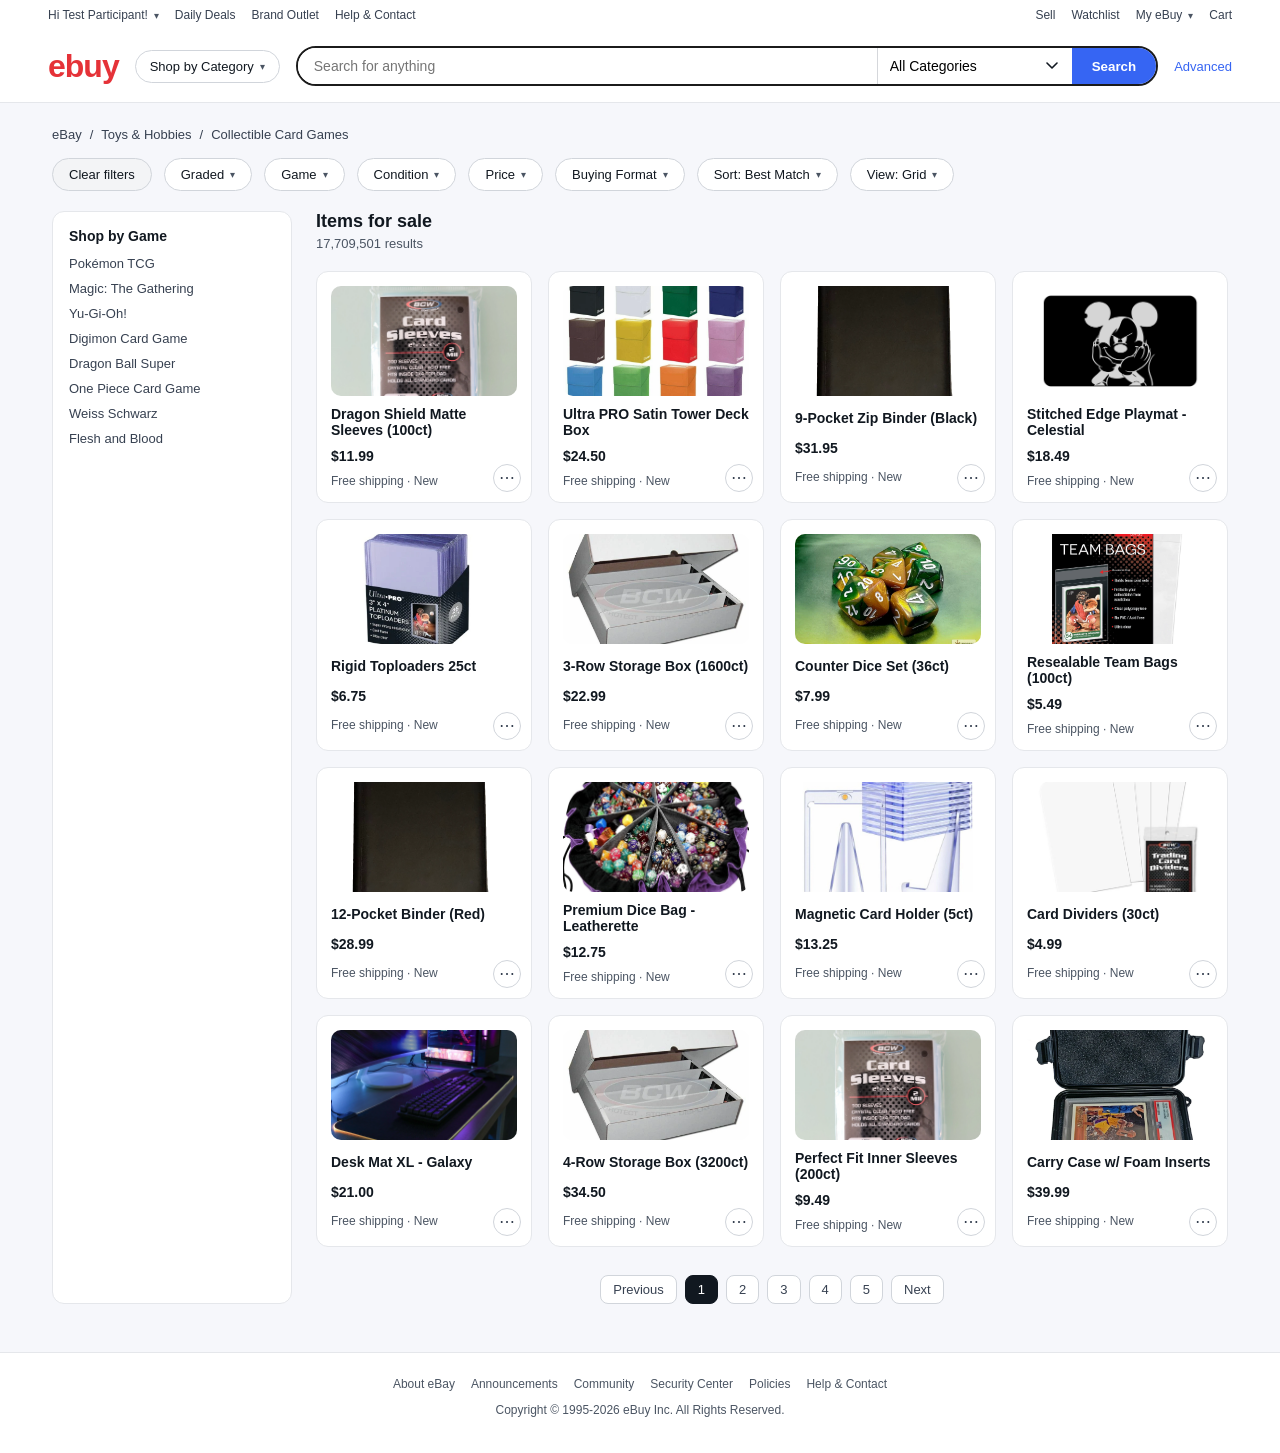
<file: page4.html>
<!doctype html>
<html lang="en">
  <head>
    <meta charset="UTF-8" />
    <meta name="viewport" content="width=device-width, initial-scale=1" />
    <title>Collectible Card Games &amp; Accessories | eBuy</title>
    <link rel="stylesheet" href="styles.css" />
    <link rel="icon" href="favicon.ico" />
  </head>
  <body>
    <a class="skip-link" href="#main">Skip to Main</a>
    <header class="site-header">
      <div class="top-bar">
        <div class="top-left">
          <div class="popover">
            <button class="top-link popover-button" type="button" aria-expanded="false">
              Hi Test Participant!
              <span class="chevron" aria-hidden="true">▾</span>
            </button>
            <div class="popover-panel">
              <ul class="popover-list">
                <li><a class="popover-link" href="dummy.html">Profile</a></li>
                <li><a class="popover-link" href="dummy.html">Settings</a></li>
                <li><a class="popover-link" href="dummy.html">Sign out</a></li>
              </ul>
            </div>
          </div>
          <a class="top-link" href="dummy.html">Daily Deals</a>
          <a class="top-link" href="dummy.html">Brand Outlet</a>
          <a class="top-link" href="dummy.html">Help &amp; Contact</a>
        </div>
        <div class="top-right">
          <a class="top-link" href="dummy.html">Sell</a>
          <a class="top-link" href="dummy.html">Watchlist</a>
          <div class="popover">
            <button class="top-link popover-button" type="button" aria-expanded="false">
              My eBuy
              <span class="chevron" aria-hidden="true">▾</span>
            </button>
            <div class="popover-panel">
              <ul class="popover-list">
                <li><a class="popover-link" href="dummy.html">Summary</a></li>
                <li><a class="popover-link" href="dummy.html">Recently Viewed</a></li>
                <li><a class="popover-link" href="dummy.html">Bids/Offers</a></li>
                <li><a class="popover-link" href="dummy.html">Watchlist</a></li>
                <li><a class="popover-link" href="dummy.html">Purchase History</a></li>
                <li><a class="popover-link" href="dummy.html">Buy Again</a></li>
                <li><a class="popover-link" href="dummy.html">Selling</a></li>
                <li><a class="popover-link" href="dummy.html">Saved Feed</a></li>
                <li><a class="popover-link" href="dummy.html">Saved Searches</a></li>
                <li><a class="popover-link" href="dummy.html">Saved Sellers</a></li>
                <li><a class="popover-link" href="dummy.html">Payments</a></li>
                <li><a class="popover-link" href="dummy.html">My Garage</a></li>
                <li><a class="popover-link" href="dummy.html">Preferences</a></li>
                <li><a class="popover-link" href="dummy.html">My Collection</a></li>
                <li><a class="popover-link" href="dummy.html">Messages</a></li>
                <li><a class="popover-link" href="dummy.html">PSA Vault</a></li>
              </ul>
            </div>
          </div>
          <a class="top-link" href="dummy.html">Cart</a>
        </div>
      </div>
      <div class="search-bar">
        <div class="logo">ebuy</div>
        <div class="popover category-popover">
          <button
            class="category-button popover-button"
            type="button"
            aria-expanded="false"
          >
            Shop by Category
            <span class="chevron" aria-hidden="true">▾</span>
          </button>
          <div class="popover-panel category-panel">
            <div class="category-column">
              <h3><a href="dummy.html">Motors</a></h3>
              <ul>
                <li><a href="dummy.html">Parts &amp; accessories</a></li>
                <li><a href="dummy.html">Cars &amp; trucks</a></li>
                <li><a href="dummy.html">Motorcycles</a></li>
                <li><a href="dummy.html">Other vehicles</a></li>
              </ul>
            </div>
            <div class="category-column">
              <h3><a href="dummy.html">Electronics</a></h3>
              <ul>
                <li><a href="dummy.html">Computers, Tablets &amp; Network Hardware</a></li>
                <li><a href="dummy.html">Cell Phones, Smart Watches &amp; Accessories</a></li>
                <li><a href="dummy.html">Video Games &amp; Consoles</a></li>
                <li><a href="dummy.html">Cameras &amp; Photo</a></li>
              </ul>
            </div>
            <div class="category-column">
              <h3><a href="dummy.html">Collectibles &amp; Art</a></h3>
              <ul>
                <li><a href="dummy.html">Trading Cards</a></li>
                <li><a href="dummy.html">Collectibles</a></li>
                <li><a href="dummy.html">Coins &amp; Paper Money</a></li>
                <li><a href="dummy.html">Sports Memorabilia</a></li>
              </ul>
            </div>
            <div class="category-column">
              <h3><a href="dummy.html">Clothing &amp; Accessories</a></h3>
              <ul>
                <li><a href="dummy.html">Women</a></li>
                <li><a href="dummy.html">Men</a></li>
                <li><a href="dummy.html">Handbags</a></li>
                <li><a href="dummy.html">Collectible Sneakers</a></li>
              </ul>
            </div>
            <div class="category-column">
              <h3><a href="dummy.html">Business &amp; Industrial</a></h3>
              <ul>
                <li><a href="dummy.html">Modular &amp; Pre-Fabricated Buildings</a></li>
                <li><a href="dummy.html">Test, Measurement &amp; Inspection Equipment</a></li>
                <li><a href="dummy.html">Heavy Equipment, Parts &amp; Attachments</a></li>
                <li><a href="dummy.html">Restaurant &amp; Food Service</a></li>
              </ul>
            </div>
            <div class="category-column">
              <h3><a href="dummy.html">Home &amp; garden</a></h3>
              <ul>
                <li><a href="dummy.html">Yard, Garden &amp; Outdoor Living Items</a></li>
                <li><a href="dummy.html">Tools &amp; Workshop Equipment</a></li>
                <li><a href="dummy.html">Home Improvement</a></li>
                <li><a href="dummy.html">Kitchen, Dining &amp; Bar Supplies</a></li>
              </ul>
            </div>
            <div class="category-column">
              <h3><a href="dummy.html">Sporting goods</a></h3>
              <ul>
                <li><a href="dummy.html">Hunting Equipment</a></li>
                <li><a href="dummy.html">Golf Equipment</a></li>
                <li><a href="dummy.html">Outdoor sports</a></li>
                <li><a href="dummy.html">Cycling Equipment</a></li>
              </ul>
            </div>
            <div class="category-column">
              <h3><a href="dummy.html">Jewelry &amp; Watches</a></h3>
              <ul>
                <li><a href="dummy.html">Luxury Watches</a></li>
                <li><a href="dummy.html">Wristwatches</a></li>
                <li><a href="dummy.html">Fashion Jewelry</a></li>
                <li><a href="dummy.html">Fine Jewelry</a></li>
              </ul>
            </div>
            <div class="category-column">
              <h3><a href="dummy.html">Other categories</a></h3>
              <ul>
                <li><a href="dummy.html">Books, Movies &amp; Music</a></li>
                <li><a href="dummy.html">Toys &amp; Hobbies</a></li>
                <li><a href="dummy.html">Health &amp; Beauty</a></li>
                <li><a href="dummy.html">Baby Essentials</a></li>
              </ul>
            </div>
          </div>
        </div>
        <form class="search-input" action="dummy.html" method="get">
          <input type="text" name="q" placeholder="Search for anything" />
          <select name="category">
            <option>All Categories</option>
            <option>Collectible Card Games</option>
            <option>Sports Memorabilia</option>
          </select>
          <button type="submit">Search</button>
        </form>
        <a class="advanced-link" href="dummy.html">Advanced</a>
      </div>
    </header>

    <main class="page" id="main">
      <div class="breadcrumb">
        <a href="dummy.html">eBay</a>
        <span>/</span>
        <a href="dummy.html">Toys &amp; Hobbies</a>
        <span>/</span>
        <a href="dummy.html">Collectible Card Games</a>
      </div>

      <section class="filter-row">
        <a
          class="filter-button clear-filters"
          href="page4.html"
          data-filter="clear_filters"
        >
          Clear filters
        </a>
        <div class="popover filter-popover">
          <button
            class="filter-button popover-button"
            type="button"
            aria-expanded="false"
            data-filter="graded"
          >
            <span class="filter-label" data-label="Graded">Graded</span>
            <span class="chevron" aria-hidden="true">▾</span>
          </button>
          <div class="popover-panel filter-panel">
            <ul class="filter-list">
              <li>
                <a class="filter-option" href="page4.html" data-filter="graded" data-value="no">
                  <span class="check-icon"></span>
                  <span>No</span>
                </a>
              </li>
              <li>
                <a class="filter-option" href="page4.html" data-filter="graded" data-value="yes">
                  <span class="check-icon"></span>
                  <span>Yes</span>
                </a>
              </li>
              <li>
                <a class="filter-option" href="page4.html" data-filter="graded" data-value="not_specified">
                  <span class="check-icon"></span>
                  <span>Not Specified</span>
                </a>
              </li>
            </ul>
          </div>
        </div>
        <div class="popover filter-popover">
          <button
            class="filter-button popover-button"
            type="button"
            aria-expanded="false"
            data-filter="game"
          >
            <span class="filter-label" data-label="Game">Game</span>
            <span class="chevron" aria-hidden="true">▾</span>
          </button>
          <div class="popover-panel filter-panel">
            <ul class="filter-list">
              <li>
                <a class="filter-option" href="page4.html" data-filter="game" data-value="pokemon_tcg">
                  <span class="check-icon"></span>
                  <span>Pokémon TCG</span>
                </a>
              </li>
              <li>
                <a class="filter-option" href="page4.html" data-filter="game" data-value="magic_the_gathering">
                  <span class="check-icon"></span>
                  <span>Magic: The Gathering</span>
                </a>
              </li>
              <li>
                <a class="filter-option" href="page4.html" data-filter="game" data-value="one_piece_ccg">
                  <span class="check-icon"></span>
                  <span>One Piece CCG</span>
                </a>
              </li>
              <li>
                <a class="filter-option" href="page4.html" data-filter="game" data-value="yu_gi_oh_tcg">
                  <span class="check-icon"></span>
                  <span>Yu-Gi-Oh! TCG</span>
                </a>
              </li>
              <li>
                <a class="filter-option" href="page4.html" data-filter="game" data-value="weiss_schwarz">
                  <span class="check-icon"></span>
                  <span>Weiss Schwarz</span>
                </a>
              </li>
              <li>
                <a class="filter-option" href="page4.html" data-filter="game" data-value="digimon_ccg">
                  <span class="check-icon"></span>
                  <span>Digimon CCG</span>
                </a>
              </li>
              <li>
                <a class="filter-option" href="page4.html" data-filter="game" data-value="star_wars_ccg">
                  <span class="check-icon"></span>
                  <span>Star Wars CCG</span>
                </a>
              </li>
              <li>
                <a class="filter-option" href="page4.html" data-filter="game" data-value="dragon_ball_super">
                  <span class="check-icon"></span>
                  <span>Dragon Ball Super Card Game</span>
                </a>
              </li>
              <li>
                <a class="filter-option" href="page4.html" data-filter="game" data-value="disney_lorcana_tcg">
                  <span class="check-icon"></span>
                  <span>Disney Lorcana TCG</span>
                </a>
              </li>
              <li>
                <a class="filter-option" href="page4.html" data-filter="game" data-value="flesh_and_blood_tcg">
                  <span class="check-icon"></span>
                  <span>Flesh and Blood TCG</span>
                </a>
              </li>
              <li>
                <a class="filter-option" href="page4.html" data-filter="game" data-value="naruto_ccg">
                  <span class="check-icon"></span>
                  <span>Naruto CCG</span>
                </a>
              </li>
              <li>
                <a class="filter-option" href="page4.html" data-filter="game" data-value="metazoo_ccg">
                  <span class="check-icon"></span>
                  <span>MetaZoo CCG</span>
                </a>
              </li>
            </ul>
          </div>
        </div>
        <div class="popover filter-popover">
          <button
            class="filter-button popover-button"
            type="button"
            aria-expanded="false"
            data-filter="condition"
          >
            <span class="filter-label" data-label="Condition">Condition</span>
            <span class="chevron" aria-hidden="true">▾</span>
          </button>
          <div class="popover-panel filter-panel">
            <ul class="filter-list">
              <li>
                <a class="filter-option" href="page4.html" data-filter="condition" data-value="new">
                  <span class="check-icon"></span>
                  <span>New</span>
                </a>
              </li>
              <li>
                <a class="filter-option" href="page4.html" data-filter="condition" data-value="used">
                  <span class="check-icon"></span>
                  <span>Used</span>
                </a>
              </li>
              <li>
                <a class="filter-option" href="page4.html" data-filter="condition" data-value="not_specified">
                  <span class="check-icon"></span>
                  <span>Not Specified</span>
                </a>
              </li>
            </ul>
          </div>
        </div>
        <div class="popover filter-popover">
          <button
            class="filter-button popover-button"
            type="button"
            aria-expanded="false"
            data-filter="price"
          >
            <span class="filter-label" data-label="Price">Price</span>
            <span class="chevron" aria-hidden="true">▾</span>
          </button>
          <div class="popover-panel filter-panel">
            <ul class="filter-list">
              <li>
                <a class="filter-option" href="page4.html" data-filter="price" data-value="under_10">
                  <span class="check-icon"></span>
                  <span>Under $10</span>
                </a>
              </li>
              <li>
                <a class="filter-option" href="page4.html" data-filter="price" data-value="10_to_70">
                  <span class="check-icon"></span>
                  <span>$10 to $70</span>
                </a>
              </li>
              <li>
                <a class="filter-option" href="page4.html" data-filter="price" data-value="over_70">
                  <span class="check-icon"></span>
                  <span>Over $70</span>
                </a>
              </li>
            </ul>
          </div>
        </div>
        <div class="popover filter-popover">
          <button
            class="filter-button popover-button"
            type="button"
            aria-expanded="false"
            data-filter="buying_format"
          >
            <span class="filter-label" data-label="Buying Format">Buying Format</span>
            <span class="chevron" aria-hidden="true">▾</span>
          </button>
          <div class="popover-panel filter-panel">
            <ul class="filter-list">
              <li>
                <a class="filter-option" href="page4.html" data-filter="buying_format" data-value="best_offer">
                  <span class="check-icon"></span>
                  <span>Best Offer</span>
                </a>
              </li>
              <li>
                <a class="filter-option" href="page4.html" data-filter="buying_format" data-value="auction">
                  <span class="check-icon"></span>
                  <span>Auction</span>
                </a>
              </li>
              <li>
                <a class="filter-option" href="page4.html" data-filter="buying_format" data-value="buy_it_now">
                  <span class="check-icon"></span>
                  <span>Buy It Now</span>
                </a>
              </li>
            </ul>
          </div>
        </div>
        <div class="popover sort-popover">
          <button
            class="filter-button popover-button"
            type="button"
            aria-expanded="false"
            data-filter="sort"
          >
            <span class="filter-label" data-label="Sort">Sort</span>
            <span class="chevron" aria-hidden="true">▾</span>
          </button>
          <div class="popover-panel sort-panel">
            <ul class="filter-list">
              <li>
                <a
                  class="filter-option"
                  href="page4.html"
                  data-filter="sort"
                  data-value="best_match"
                  data-mode="single"
                >
                  <span class="radio-icon"></span>
                  <span>Best Match</span>
                </a>
              </li>
              <li>
                <a
                  class="filter-option"
                  href="page4.html"
                  data-filter="sort"
                  data-value="ending_soonest"
                  data-mode="single"
                >
                  <span class="radio-icon"></span>
                  <span>Ending soon</span>
                </a>
              </li>
              <li>
                <a
                  class="filter-option"
                  href="page4.html"
                  data-filter="sort"
                  data-value="newly_listed"
                  data-mode="single"
                >
                  <span class="radio-icon"></span>
                  <span>Newly listed</span>
                </a>
              </li>
              <li>
                <a
                  class="filter-option"
                  href="page4.html"
                  data-filter="sort"
                  data-value="price_ship_low"
                  data-mode="single"
                >
                  <span class="radio-icon"></span>
                  <span>Lowest price</span>
                </a>
              </li>
              <li>
                <a
                  class="filter-option"
                  href="page4.html"
                  data-filter="sort"
                  data-value="price_ship_high"
                  data-mode="single"
                >
                  <span class="radio-icon"></span>
                  <span>Highest price</span>
                </a>
              </li>
              <li>
                <a
                  class="filter-option"
                  href="page4.html"
                  data-filter="sort"
                  data-value="distance_nearest"
                  data-mode="single"
                >
                  <span class="radio-icon"></span>
                  <span>Closest distance</span>
                </a>
              </li>
            </ul>
          </div>
        </div>
        <div class="popover view-popover">
          <button
            class="filter-button popover-button"
            type="button"
            aria-expanded="false"
            data-filter="view"
          >
            <span class="filter-label" data-label="View">View</span>
            <span class="chevron" aria-hidden="true">▾</span>
          </button>
          <div class="popover-panel sort-panel">
            <ul class="filter-list">
              <li>
                <a
                  class="filter-option"
                  href="page4.html"
                  data-filter="view"
                  data-value="grid"
                  data-mode="single"
                >
                  <span class="radio-icon"></span>
                  <span>Grid</span>
                </a>
              </li>
              <li>
                <a
                  class="filter-option"
                  href="page4.html"
                  data-filter="view"
                  data-value="list"
                  data-mode="single"
                >
                  <span class="radio-icon"></span>
                  <span>List</span>
                </a>
              </li>
            </ul>
          </div>
        </div>
      </section>

      <section class="category-layout">
        <aside class="left-rail">
          <div class="rail-block">
            <h3>Shop by Game</h3>
            <ul class="link-list">
              <li><a href="dummy.html">Pokémon TCG</a></li>
              <li><a href="dummy.html">Magic: The Gathering</a></li>
              <li><a href="dummy.html">Yu-Gi-Oh!</a></li>
              <li><a href="dummy.html">Digimon Card Game</a></li>
              <li><a href="dummy.html">Dragon Ball Super</a></li>
              <li><a href="dummy.html">One Piece Card Game</a></li>
              <li><a href="dummy.html">Weiss Schwarz</a></li>
              <li><a href="dummy.html">Flesh and Blood</a></li>
            </ul>
          </div>
        </aside>

        <section class="right-rail">
          <div class="section-header">
            <div class="section-title">
              <h2>Items for sale</h2>
              <p class="results-count" aria-live="polite" aria-atomic="true">
                17,709,501 results
              </p>
            </div>
          </div>

          <div class="item-grid">
            <article class="item-card">
              <img class="item-thumb" src="assets/ebay/sleeves.webp" alt="Matte sleeves" />
              <h3><a href="dummy.html">Dragon Shield Matte Sleeves (100ct)</a></h3>
              <p class="item-price">$11.99</p>
              <p class="item-meta">Free shipping · New</p>
              <div class="popover item-actions">
                <button class="icon-button popover-button" type="button" aria-expanded="false">
                  <span class="icon">⋯</span>
                </button>
                <div class="popover-panel item-panel">
                  <ul class="popover-list">
                    <li>
                      <button class="menu-button help-button" type="button">
                        Help &amp; Report
                      </button>
                    </li>
                    <li><a class="popover-link" href="dummy.html">View Seller</a></li>
                  </ul>
                </div>
              </div>
            </article>
            <article class="item-card">
              <img class="item-thumb" src="assets/ebay/deck-box.webp" alt="Deck box" />
              <h3><a href="dummy.html">Ultra PRO Satin Tower Deck Box</a></h3>
              <p class="item-price">$24.50</p>
              <p class="item-meta">Free shipping · New</p>
              <div class="popover item-actions">
                <button class="icon-button popover-button" type="button" aria-expanded="false">
                  <span class="icon">⋯</span>
                </button>
                <div class="popover-panel item-panel">
                  <ul class="popover-list">
                    <li>
                      <button class="menu-button help-button" type="button">
                        Help &amp; Report
                      </button>
                    </li>
                    <li><a class="popover-link" href="dummy.html">View Seller</a></li>
                  </ul>
                </div>
              </div>
            </article>
            <article class="item-card">
              <img class="item-thumb" src="assets/ebay/binder.webp" alt="9-pocket binder" />
              <h3><a href="dummy.html">9-Pocket Zip Binder (Black)</a></h3>
              <p class="item-price">$31.95</p>
              <p class="item-meta">Free shipping · New</p>
              <div class="popover item-actions">
                <button class="icon-button popover-button" type="button" aria-expanded="false">
                  <span class="icon">⋯</span>
                </button>
                <div class="popover-panel item-panel">
                  <ul class="popover-list">
                    <li>
                      <button class="menu-button help-button" type="button">
                        Help &amp; Report
                      </button>
                    </li>
                    <li><a class="popover-link" href="dummy.html">View Seller</a></li>
                  </ul>
                </div>
              </div>
            </article>
            <article class="item-card">
              <img class="item-thumb" src="assets/ebay/playmat.webp" alt="Celestial playmat" />
              <h3><a href="dummy.html">Stitched Edge Playmat - Celestial</a></h3>
              <p class="item-price">$18.49</p>
              <p class="item-meta">Free shipping · New</p>
              <div class="popover item-actions">
                <button class="icon-button popover-button" type="button" aria-expanded="false">
                  <span class="icon">⋯</span>
                </button>
                <div class="popover-panel item-panel">
                  <ul class="popover-list">
                    <li>
                      <button class="menu-button help-button" type="button">
                        Help &amp; Report
                      </button>
                    </li>
                    <li><a class="popover-link" href="dummy.html">View Seller</a></li>
                  </ul>
                </div>
              </div>
            </article>
            <article class="item-card">
              <img class="item-thumb" src="assets/ebay/toploaders.webp" alt="Toploaders" />
              <h3><a href="dummy.html">Rigid Toploaders 25ct</a></h3>
              <p class="item-price">$6.75</p>
              <p class="item-meta">Free shipping · New</p>
              <div class="popover item-actions">
                <button class="icon-button popover-button" type="button" aria-expanded="false">
                  <span class="icon">⋯</span>
                </button>
                <div class="popover-panel item-panel">
                  <ul class="popover-list">
                    <li>
                      <button class="menu-button help-button" type="button">
                        Help &amp; Report
                      </button>
                    </li>
                    <li><a class="popover-link" href="dummy.html">View Seller</a></li>
                  </ul>
                </div>
              </div>
            </article>
            <article class="item-card">
              <img class="item-thumb" src="assets/ebay/storage-box.webp" alt="3-row storage box" />
              <h3><a href="dummy.html">3-Row Storage Box (1600ct)</a></h3>
              <p class="item-price">$22.99</p>
              <p class="item-meta">Free shipping · New</p>
              <div class="popover item-actions">
                <button class="icon-button popover-button" type="button" aria-expanded="false">
                  <span class="icon">⋯</span>
                </button>
                <div class="popover-panel item-panel">
                  <ul class="popover-list">
                    <li>
                      <button class="menu-button help-button" type="button">
                        Help &amp; Report
                      </button>
                    </li>
                    <li><a class="popover-link" href="dummy.html">View Seller</a></li>
                  </ul>
                </div>
              </div>
            </article>
            <article class="item-card">
              <img class="item-thumb" src="assets/ebay/dice.webp" alt="Counter dice set" />
              <h3><a href="dummy.html">Counter Dice Set (36ct)</a></h3>
              <p class="item-price">$7.99</p>
              <p class="item-meta">Free shipping · New</p>
              <div class="popover item-actions">
                <button class="icon-button popover-button" type="button" aria-expanded="false">
                  <span class="icon">⋯</span>
                </button>
                <div class="popover-panel item-panel">
                  <ul class="popover-list">
                    <li>
                      <button class="menu-button help-button" type="button">
                        Help &amp; Report
                      </button>
                    </li>
                    <li><a class="popover-link" href="dummy.html">View Seller</a></li>
                  </ul>
                </div>
              </div>
            </article>
            <article class="item-card">
              <img class="item-thumb" src="assets/ebay/team-bags.webp" alt="Resealable team bags" />
              <h3><a href="dummy.html">Resealable Team Bags (100ct)</a></h3>
              <p class="item-price">$5.49</p>
              <p class="item-meta">Free shipping · New</p>
              <div class="popover item-actions">
                <button class="icon-button popover-button" type="button" aria-expanded="false">
                  <span class="icon">⋯</span>
                </button>
                <div class="popover-panel item-panel">
                  <ul class="popover-list">
                    <li>
                      <button class="menu-button help-button" type="button">
                        Help &amp; Report
                      </button>
                    </li>
                    <li><a class="popover-link" href="dummy.html">View Seller</a></li>
                  </ul>
                </div>
              </div>
            </article>
            <article class="item-card">
              <img class="item-thumb" src="assets/ebay/binder.webp" alt="12-pocket binder" />
              <h3><a href="dummy.html">12-Pocket Binder (Red)</a></h3>
              <p class="item-price">$28.99</p>
              <p class="item-meta">Free shipping · New</p>
              <div class="popover item-actions">
                <button class="icon-button popover-button" type="button" aria-expanded="false">
                  <span class="icon">⋯</span>
                </button>
                <div class="popover-panel item-panel">
                  <ul class="popover-list">
                    <li>
                      <button class="menu-button help-button" type="button">
                        Help &amp; Report
                      </button>
                    </li>
                    <li><a class="popover-link" href="dummy.html">View Seller</a></li>
                  </ul>
                </div>
              </div>
            </article>
            <article class="item-card">
              <img class="item-thumb" src="assets/ebay/dice-bag.webp" alt="Premium dice bag" />
              <h3><a href="dummy.html">Premium Dice Bag - Leatherette</a></h3>
              <p class="item-price">$12.75</p>
              <p class="item-meta">Free shipping · New</p>
              <div class="popover item-actions">
                <button class="icon-button popover-button" type="button" aria-expanded="false">
                  <span class="icon">⋯</span>
                </button>
                <div class="popover-panel item-panel">
                  <ul class="popover-list">
                    <li>
                      <button class="menu-button help-button" type="button">
                        Help &amp; Report
                      </button>
                    </li>
                    <li><a class="popover-link" href="dummy.html">View Seller</a></li>
                  </ul>
                </div>
              </div>
            </article>
            <article class="item-card">
              <img class="item-thumb" src="assets/ebay/magnetic-holder.webp" alt="Magnetic card holder" />
              <h3><a href="dummy.html">Magnetic Card Holder (5ct)</a></h3>
              <p class="item-price">$13.25</p>
              <p class="item-meta">Free shipping · New</p>
              <div class="popover item-actions">
                <button class="icon-button popover-button" type="button" aria-expanded="false">
                  <span class="icon">⋯</span>
                </button>
                <div class="popover-panel item-panel">
                  <ul class="popover-list">
                    <li>
                      <button class="menu-button help-button" type="button">
                        Help &amp; Report
                      </button>
                    </li>
                    <li><a class="popover-link" href="dummy.html">View Seller</a></li>
                  </ul>
                </div>
              </div>
            </article>
            <article class="item-card">
              <img class="item-thumb" src="assets/ebay/card-dividers.webp" alt="Card dividers" />
              <h3><a href="dummy.html">Card Dividers (30ct)</a></h3>
              <p class="item-price">$4.99</p>
              <p class="item-meta">Free shipping · New</p>
              <div class="popover item-actions">
                <button class="icon-button popover-button" type="button" aria-expanded="false">
                  <span class="icon">⋯</span>
                </button>
                <div class="popover-panel item-panel">
                  <ul class="popover-list">
                    <li>
                      <button class="menu-button help-button" type="button">
                        Help &amp; Report
                      </button>
                    </li>
                    <li><a class="popover-link" href="dummy.html">View Seller</a></li>
                  </ul>
                </div>
              </div>
            </article>
            <article class="item-card">
              <img class="item-thumb" src="assets/ebay/desk-mat.webp" alt="Desk mat" />
              <h3><a href="dummy.html">Desk Mat XL - Galaxy</a></h3>
              <p class="item-price">$21.00</p>
              <p class="item-meta">Free shipping · New</p>
              <div class="popover item-actions">
                <button class="icon-button popover-button" type="button" aria-expanded="false">
                  <span class="icon">⋯</span>
                </button>
                <div class="popover-panel item-panel">
                  <ul class="popover-list">
                    <li>
                      <button class="menu-button help-button" type="button">
                        Help &amp; Report
                      </button>
                    </li>
                    <li><a class="popover-link" href="dummy.html">View Seller</a></li>
                  </ul>
                </div>
              </div>
            </article>
            <article class="item-card">
              <img class="item-thumb" src="assets/ebay/storage-box.webp" alt="4-row storage box" />
              <h3><a href="dummy.html">4-Row Storage Box (3200ct)</a></h3>
              <p class="item-price">$34.50</p>
              <p class="item-meta">Free shipping · New</p>
              <div class="popover item-actions">
                <button class="icon-button popover-button" type="button" aria-expanded="false">
                  <span class="icon">⋯</span>
                </button>
                <div class="popover-panel item-panel">
                  <ul class="popover-list">
                    <li>
                      <button class="menu-button help-button" type="button">
                        Help &amp; Report
                      </button>
                    </li>
                    <li><a class="popover-link" href="dummy.html">View Seller</a></li>
                  </ul>
                </div>
              </div>
            </article>
            <article class="item-card">
              <img class="item-thumb" src="assets/ebay/sleeves.webp" alt="Inner sleeves" />
              <h3><a href="dummy.html">Perfect Fit Inner Sleeves (200ct)</a></h3>
              <p class="item-price">$9.49</p>
              <p class="item-meta">Free shipping · New</p>
              <div class="popover item-actions">
                <button class="icon-button popover-button" type="button" aria-expanded="false">
                  <span class="icon">⋯</span>
                </button>
                <div class="popover-panel item-panel">
                  <ul class="popover-list">
                    <li>
                      <button class="menu-button help-button" type="button">
                        Help &amp; Report
                      </button>
                    </li>
                    <li><a class="popover-link" href="dummy.html">View Seller</a></li>
                  </ul>
                </div>
              </div>
            </article>
            <article class="item-card">
              <img class="item-thumb" src="assets/ebay/carry-case.webp" alt="Carry case" />
              <h3><a href="dummy.html">Carry Case w/ Foam Inserts</a></h3>
              <p class="item-price">$39.99</p>
              <p class="item-meta">Free shipping · New</p>
              <div class="popover item-actions">
                <button class="icon-button popover-button" type="button" aria-expanded="false">
                  <span class="icon">⋯</span>
                </button>
                <div class="popover-panel item-panel">
                  <ul class="popover-list">
                    <li>
                      <button class="menu-button help-button" type="button">
                        Help &amp; Report
                      </button>
                    </li>
                    <li><a class="popover-link" href="dummy.html">View Seller</a></li>
                    <li>
                      <button class="menu-button toggle-button" type="button" aria-pressed="false">
                        Add to Watchlist
                      </button>
                    </li>
                  </ul>
                </div>
              </div>
            </article>
          </div>
          <nav class="pagination">
            <a class="page-link" href="dummy.html">Previous</a>
            <a class="page-link active" href="dummy.html">1</a>
            <a class="page-link" href="dummy.html">2</a>
            <a class="page-link" href="dummy.html">3</a>
            <a class="page-link" href="dummy.html">4</a>
            <a class="page-link" href="dummy.html">5</a>
            <a class="page-link" href="dummy.html">Next</a>
          </nav>

        </section>
      </section>
    </main>

    <footer class="site-footer">
      <div class="footer-links">
        <a href="dummy.html">About eBay</a>
        <a href="dummy.html">Announcements</a>
        <a href="dummy.html">Community</a>
        <a href="dummy.html">Security Center</a>
        <a href="dummy.html">Policies</a>
        <a href="dummy.html">Help &amp; Contact</a>
      </div>
      <p>Copyright © 1995-2026 eBuy Inc. All Rights Reserved.</p>
    </footer>
    <dialog class="help-dialog">
      <div class="help-dialog__content">
        <h2>Help &amp; Report</h2>
        <p>This is a placeholder dialog for reporting or getting help.</p>
        <form method="dialog">
          <button class="dialog-close" type="submit">Close</button>
        </form>
      </div>
    </dialog>
    <script>
      if (new URLSearchParams(window.location.search).get("checkmarks") === "1") {
        document.body.classList.add("app-checkmarks");
      }
      const popovers = Array.from(document.querySelectorAll(".popover"));

      if (popovers.length > 0) {
        popovers.forEach((popover) => {
          const button = popover.querySelector(".popover-button");
          if (button) {
            button.setAttribute("aria-haspopup", "menu");
          }
        });

        const closePopover = (popover) => {
          const button = popover.querySelector(".popover-button");
          popover.classList.remove("open");
          if (button) {
            button.setAttribute("aria-expanded", "false");
          }
        };

        const closeAll = (except) => {
          popovers.forEach((popover) => {
            if (popover !== except) {
              closePopover(popover);
            }
          });
        };

        popovers.forEach((popover) => {
          const button = popover.querySelector(".popover-button");
          if (!button) {
            return;
          }

          button.addEventListener("click", () => {
            const isOpen = popover.classList.contains("open");
            if (isOpen) {
              closePopover(popover);
            } else {
              closeAll(popover);
              popover.classList.add("open");
              button.setAttribute("aria-expanded", "true");
              const panel = popover.querySelector(".popover-panel");
              if (panel) {
                const items = Array.from(
                  panel.querySelectorAll('[role="menuitemcheckbox"], [role="menuitemradio"]'),
                );
                if (items.length > 0) {
                  items.forEach((item, index) => {
                    item.setAttribute("tabindex", index === 0 ? "0" : "-1");
                  });
                  items[0].focus();
                }
              }
            }
          });
        });

        document.addEventListener("click", (event) => {
          if (!popovers.some((popover) => popover.contains(event.target))) {
            closeAll();
          }
        });

        document.addEventListener("focusin", (event) => {
          const activePopover = popovers.find((popover) =>
            popover.contains(event.target),
          );
          if (!activePopover) {
            closeAll();
            return;
          }

          closeAll(activePopover);
        });

        document.addEventListener("keydown", (event) => {
          if (event.key === "Escape") {
            const activeElement = document.activeElement;
            const activePopover = popovers.find((popover) =>
              popover.contains(activeElement),
            );
            closeAll();
            if (activePopover) {
              const button = activePopover.querySelector(".popover-button");
              if (button) {
                button.focus();
              }
            }
          }
        });

        window.addEventListener("blur", () => {
          closeAll();
        });
      }

      const ITEM_SHUFFLE_KEY = "shuffleItemsPending";
      const shuffleItemGrid = () => {
        const itemGrid = document.querySelector(".item-grid");
        if (!itemGrid) {
          return;
        }
        const items = Array.from(itemGrid.children);
        for (let index = items.length - 1; index > 0; index -= 1) {
          const swapIndex = Math.floor(Math.random() * (index + 1));
          [items[index], items[swapIndex]] = [items[swapIndex], items[index]];
        }
        items.forEach((item) => itemGrid.appendChild(item));
      };
      if (window.sessionStorage.getItem(ITEM_SHUFFLE_KEY) === "1") {
        shuffleItemGrid();
        window.sessionStorage.removeItem(ITEM_SHUFFLE_KEY);
      }

      const filterOptions = Array.from(document.querySelectorAll(".filter-option"));

      if (filterOptions.length > 0) {
        const resultsCount = document.querySelector(".results-count");
        const formatResultsCount = (value) => value.toLocaleString("en-US");
        const setRandomResultsCount = () => {
          if (!resultsCount) {
            return;
          }
          const min = 200000;
          const max = 18000000;
          const value = Math.floor(Math.random() * (max - min + 1)) + min;
          resultsCount.textContent = `${formatResultsCount(value)} results`;
          window.sessionStorage.setItem("resultsCount", String(value));
        };
        const applyStoredResultsCount = () => {
          if (!resultsCount) {
            return;
          }
          const storedValue = window.sessionStorage.getItem("resultsCount");
          if (!storedValue) {
            return;
          }
          const value = Number(storedValue);
          if (!Number.isNaN(value)) {
            resultsCount.textContent = `${formatResultsCount(value)} results`;
          }
          window.sessionStorage.removeItem("resultsCount");
        };
        applyStoredResultsCount();

        let params = new URLSearchParams(window.location.search);
        const spaMode = params.get("spa") === "1";
        const getValues = (key) => params.getAll(key);
        const getEffectiveValues = (key) => {
          if (key === "sort") {
            const sortValues = getValues(key);
            return sortValues.length > 0 ? sortValues : ["best_match"];
          }
          if (key === "view") {
            const viewValues = getValues(key);
            return viewValues.length > 0 ? viewValues : ["grid"];
          }
          return getValues(key);
        };

        const setSelectedState = () => {
          filterOptions.forEach((option) => {
            const key = option.dataset.filter;
            const value = option.dataset.value;
            if (!key || !value) {
              return;
            }
            const values = getEffectiveValues(key);
            const isSelected = values.includes(value);
            option.classList.toggle("selected", isSelected);
            option.setAttribute("aria-checked", isSelected ? "true" : "false");
          });
        };

        const getOptionLabel = (option) => {
          const spans = option.querySelectorAll("span");
          if (spans.length > 1) {
            return spans[spans.length - 1].textContent.trim();
          }
          return option.textContent.trim();
        };

        const updateButtonStates = () => {
          const filterButtons = Array.from(
            document.querySelectorAll(".filter-button[data-filter]"),
          );
          filterButtons.forEach((button) => {
            const key = button.dataset.filter;
            const label = button.querySelector(".filter-label");
            if (!key || !label) {
              return;
            }
            const baseLabel = label.dataset.label || label.textContent.trim();
            if (!label.dataset.label) {
              label.dataset.label = baseLabel;
            }
            if (key === "sort" || key === "view") {
              const groupOptions = filterOptions.filter(
                (option) => option.dataset.filter === key,
              );
              const selectedOption =
                groupOptions.find((option) => option.classList.contains("selected")) ||
                groupOptions[0];
              const selectedLabel = selectedOption
                ? getOptionLabel(selectedOption)
                : baseLabel;
              const prefix = key === "sort" ? "Sort" : "View";
              label.textContent = `${prefix}: ${selectedLabel}`;
              button.classList.toggle("active", Boolean(selectedOption));
              return;
            }
            const count = getEffectiveValues(key).length;
            label.textContent = count > 0 ? `${baseLabel} (${count})` : baseLabel;
            button.classList.toggle("active", count > 0);
          });
        };

        const getNextParams = (option, baseParams = params) => {
          const key = option.dataset.filter;
          const value = option.dataset.value;
          const mode = option.dataset.mode;
          if (!key || !value) {
            return new URLSearchParams(baseParams);
          }
          const nextParams = new URLSearchParams(baseParams);
          if (mode === "single") {
            if (nextParams.get(key) === value) {
              nextParams.delete(key);
            } else {
              nextParams.set(key, value);
            }
          } else {
            const currentValues = nextParams.getAll(key);
            const nextValues = currentValues.includes(value)
              ? currentValues.filter((current) => current !== value)
              : [...currentValues, value];
            nextParams.delete(key);
            nextValues.forEach((current) => nextParams.append(key, current));
          }
          return nextParams;
        };

        const buildHref = (option) => {
          const nextParams = getNextParams(option);
          const query = nextParams.toString();
          return query ? `page4.html?${query}` : "page4.html";
        };

        const updateFilterHrefs = () => {
          filterOptions.forEach((option) => {
            option.setAttribute("href", buildHref(option));
          });
        };

        filterOptions.forEach((option) => {
          option.setAttribute("href", buildHref(option));
          option.addEventListener("click", (event) => {
            const key = option.dataset.filter;
            if (key) {
              window.sessionStorage.setItem("lastFilterKey", key);
            }
            if (spaMode) {
              event.preventDefault();
              shuffleItemGrid();
              params = getNextParams(option);
              const query = params.toString();
              const nextUrl = query ? `page4.html?${query}` : "page4.html";
              window.history.replaceState(null, "", nextUrl);
              updateFilterHrefs();
              setSelectedState();
              updateButtonStates();
              if (key && key !== "sort" && key !== "view") {
                setRandomResultsCount();
              }
              const popover = option.closest(".popover");
              const popoverButton = popover?.querySelector(".popover-button");
              if (popover) {
                popover.classList.remove("open");
              }
              if (popoverButton) {
                popoverButton.setAttribute("aria-expanded", "false");
                popoverButton.focus();
              }
              return;
            }
            if (key) {
              window.sessionStorage.setItem(ITEM_SHUFFLE_KEY, "1");
            }
            if (key && key !== "sort" && key !== "view") {
              setRandomResultsCount();
            }
          });
        });

        setSelectedState();
        updateButtonStates();
      }

      if (new URLSearchParams(window.location.search).get("fm") === "1") {
        const lastKey = window.sessionStorage.getItem("lastFilterKey");
        if (lastKey) {
          const lastButton = document.querySelector(
            `.filter-button[data-filter="${lastKey}"]`,
          );
          if (lastButton) {
            window.setTimeout(() => {
              lastButton.focus();
            }, 250);
          }
        }
      }

      const categoryButton = document.querySelector(".category-popover .popover-button");
      if (categoryButton) {
        categoryButton.removeAttribute("aria-haspopup");
      }

      const getMenuitemRole = (element) => {
        const mode = element.dataset.mode;
        const filter = element.dataset.filter;
        if (mode === "single" || filter === "sort" || filter === "view") {
          return "menuitemradio";
        }
        return "menuitemcheckbox";
      };

      document.querySelectorAll(".popover-panel").forEach((panel) => {
        if (panel.closest(".category-popover")) {
          return;
        }
        const isItemPanel = panel.classList.contains("item-panel");
        panel.setAttribute("role", "menu");
        panel.querySelectorAll("a").forEach((link) => {
          link.setAttribute("role", isItemPanel ? "menuitem" : getMenuitemRole(link));
        });
        panel.querySelectorAll(".help-button").forEach((button) => {
          button.setAttribute("role", isItemPanel ? "menuitem" : getMenuitemRole(button));
        });
        const items = Array.from(
          panel.querySelectorAll(
            '[role="menuitem"], [role="menuitemcheckbox"], [role="menuitemradio"]',
          ),
        );
        items.forEach((item, index) => {
          item.setAttribute("tabindex", index === 0 ? "0" : "-1");
        });
        panel.addEventListener("keydown", (event) => {
          if (event.key !== "ArrowDown" && event.key !== "ArrowUp") {
            return;
          }
          if (items.length === 0) {
            return;
          }
          event.preventDefault();
          const currentIndex = items.findIndex(
            (item) => item.getAttribute("tabindex") === "0",
          );
          const direction = event.key === "ArrowDown" ? 1 : -1;
          const nextIndex =
            currentIndex === -1
              ? 0
              : (currentIndex + direction + items.length) % items.length;
          items.forEach((item, index) => {
            item.setAttribute("tabindex", index === nextIndex ? "0" : "-1");
          });
          items[nextIndex].focus();
        });
      });

      const clearFiltersLink = document.querySelector(".clear-filters");
      if (clearFiltersLink) {
        const buildClearParams = (baseParams = params) => {
          const clearParams = new URLSearchParams(baseParams);
          ["graded", "game", "condition", "price", "buying_format"].forEach((key) =>
            clearParams.delete(key),
          );
          const sortValue = clearParams.get("sort");
          const viewValue = clearParams.get("view");
          clearParams.delete("sort");
          clearParams.delete("view");
          if (sortValue) {
            clearParams.set("sort", sortValue);
          }
          if (viewValue) {
            clearParams.set("view", viewValue);
          }
          if (spaMode) {
            clearParams.set("spa", "1");
          }
          return clearParams;
        };
        const clearParams = buildClearParams();
        const query = clearParams.toString();
        clearFiltersLink.setAttribute(
          "href",
          query ? `page4.html?${query}` : "page4.html",
        );
        clearFiltersLink.addEventListener("click", (event) => {
          window.sessionStorage.setItem("lastFilterKey", "clear_filters");
          if (spaMode) {
            event.preventDefault();
            shuffleItemGrid();
            params = buildClearParams();
            const nextQuery = params.toString();
            const nextUrl = nextQuery ? `page4.html?${nextQuery}` : "page4.html";
            window.history.replaceState(null, "", nextUrl);
            updateFilterHrefs();
            setSelectedState();
            updateButtonStates();
            setRandomResultsCount();
            clearFiltersLink.focus();
            return;
          }
          window.sessionStorage.setItem(ITEM_SHUFFLE_KEY, "1");
          const resultsCount = document.querySelector(".results-count");
          if (!resultsCount) {
            return;
          }
          const min = 200000;
          const max = 18000000;
          const value = Math.floor(Math.random() * (max - min + 1)) + min;
          resultsCount.textContent = `${value.toLocaleString("en-US")} results`;
          window.sessionStorage.setItem("resultsCount", String(value));
        });
      }

      const helpDialog = document.querySelector(".help-dialog");
      let returnFocusButton = null;

      if (helpDialog) {
        const helpButtons = Array.from(document.querySelectorAll(".help-button"));
        helpButtons.forEach((button) => {
          button.addEventListener("click", () => {
            const actions = button.closest(".item-actions");
            returnFocusButton = actions
              ? actions.querySelector(".popover-button")
              : null;
            helpDialog.showModal();
          });
        });

        helpDialog.addEventListener("close", () => {
          if (returnFocusButton) {
            returnFocusButton.focus();
            returnFocusButton = null;
          }
        });
      }
    </script>
  </body>
</html>
</file>
<file: styles.css>
* {
  box-sizing: border-box;
}

body {
  margin: 0;
  font-family: Arial, Helvetica, sans-serif;
  color: #111820;
  background: #f6f7fb;
}

.skip-link {
  position: absolute;
  left: 16px;
  top: 8px;
  padding: 8px 12px;
  background: #111820;
  color: #fff;
  border-radius: 6px;
  transform: translateY(-200%);
  transition: transform 0.2s ease;
  z-index: 100;
}

.skip-link:focus {
  transform: translateY(0);
}

a {
  color: inherit;
  text-decoration: none;
}

.site-header {
  background: #fff;
  border-bottom: 1px solid #e5e7eb;
}

.top-bar {
  display: flex;
  justify-content: space-between;
  padding: 8px 48px;
  font-size: 12px;
  color: #374151;
}

.top-left,
.top-right {
  display: flex;
  gap: 16px;
  align-items: center;
}

.popover {
  position: relative;
}

.popover-button {
  border: none;
  background: none;
  padding: 0;
  font-size: 12px;
  color: #374151;
  cursor: pointer;
  display: inline-flex;
  align-items: center;
  gap: 6px;
}

.chevron {
  font-size: 10px;
  color: #4b5563;
}

.popover-panel {
  position: absolute;
  top: 22px;
  left: 0;
  min-width: 180px;
  max-height: 320px;
  background: #fff;
  border: 1px solid #e5e7eb;
  border-radius: 10px;
  box-shadow: 0 12px 24px rgba(17, 24, 39, 0.12);
  padding: 10px;
  display: none;
  overflow-y: auto;
  z-index: 20;
}

.top-right .popover-panel {
  right: 0;
  left: auto;
}

.popover.open .popover-panel {
  display: block;
}

.popover-list,
.filter-list {
  list-style: none;
  margin: 0;
  padding: 0;
  display: grid;
  gap: 6px;
}

.popover-link {
  padding: 6px 10px;
  border-radius: 8px;
  color: #111820;
  font-size: 13px;
}

.popover-link:hover {
  background: #f3f4f6;
}

.top-link:hover {
  text-decoration: underline;
}

.search-bar {
  display: flex;
  align-items: center;
  gap: 16px;
  padding: 16px 48px;
}

.logo {
  font-size: 32px;
  font-weight: 700;
  color: #e53238;
  letter-spacing: -1px;
}

.category-button {
  border: 1px solid #d1d5db;
  background: #fff;
  padding: 8px 14px;
  border-radius: 999px;
  font-size: 13px;
  color: #111820;
  display: inline-flex;
  align-items: center;
  gap: 6px;
  cursor: pointer;
}

.category-button:hover {
  border-color: #9ca3af;
}

.category-button .chevron {
  font-size: 10px;
  color: #4b5563;
}

.category-popover {
  position: relative;
}

.category-panel {
  top: 44px;
  left: 0;
  right: auto;
  width: min(960px, 90vw);
  max-height: min(520px, 70vh);
  overflow: auto;
  padding: 24px;
  display: none;
  grid-template-columns: repeat(3, minmax(200px, 1fr));
  gap: 24px 32px;
}

.category-popover.open .category-panel {
  display: grid;
}

.category-column {
  display: grid;
  gap: 10px;
  font-size: 14px;
  color: #374151;
}

.category-column ul {
  list-style: none;
  margin: 0;
  padding: 0;
  display: grid;
  gap: 8px;
}

.category-column h3 {
  margin: 0 0 4px;
  font-size: 15px;
  color: #111820;
}

.category-column a {
  color: #374151;
}

.category-column a:hover {
  color: #111820;
}

.search-input {
  display: flex;
  flex: 1;
  border: 2px solid #1b1b1b;
  border-radius: 32px;
  overflow: hidden;
  background: #fff;
}

.search-input input {
  border: none;
  padding: 10px 16px;
  flex: 1;
  font-size: 14px;
}

.search-input select {
  border: none;
  padding: 10px 34px 10px 12px;
  font-size: 14px;
  border-left: 1px solid #d5d7db;
  background: #fff;
  appearance: none;
  background-image: url("data:image/svg+xml,%3Csvg xmlns='http://www.w3.org/2000/svg' width='12' height='8' viewBox='0 0 12 8'%3E%3Cpath d='M1 1l5 5 5-5' stroke='%23111820' stroke-width='1.6' fill='none' stroke-linecap='round' stroke-linejoin='round'/%3E%3C/svg%3E");
  background-repeat: no-repeat;
  background-position: right 14px center;
  background-size: 12px 8px;
}

.search-input button {
  border: none;
  background: #3665f3;
  color: #fff;
  padding: 0 20px;
  font-weight: 600;
  cursor: pointer;
}

.search-input button:hover {
  background: #1f45c5;
}

.advanced-link {
  font-size: 13px;
  color: #3665f3;
}

.nav-bar {
  display: flex;
  gap: 20px;
  padding: 8px 48px 12px;
  font-size: 14px;
  color: #1b1b1b;
  border-top: 1px solid #f0f0f0;
}

.nav-bar a:hover {
  color: #3665f3;
}

.page {
  max-width: 1240px;
  margin: 0 auto;
  padding: 24px 32px 48px;
}

.breadcrumb {
  color: #374151;
  font-size: 13px;
  display: flex;
  gap: 8px;
  align-items: center;
}

.cta {
  background: #3665f3;
  color: #fff;
  border: none;
  padding: 10px 18px;
  border-radius: 24px;
  font-weight: 600;
  cursor: pointer;
}

.category-header {
  margin-top: 16px;
  background: #fff;
  border: 1px solid #e5e7eb;
  border-radius: 12px;
  padding: 20px 24px;
  display: flex;
  justify-content: space-between;
  align-items: center;
  gap: 24px;
}

.category-header h1 {
  margin: 0 0 6px;
  font-size: 26px;
}

.category-header p {
  margin: 0;
  color: #374151;
  font-size: 14px;
}

.filter-row {
  margin-top: 16px;
  display: flex;
  flex-wrap: wrap;
  gap: 12px;
  align-items: center;
}

.filter-button {
  border: 1px solid #d1d5db;
  background: #fff;
  padding: 8px 16px;
  border-radius: 999px;
  font-size: 13px;
  color: #111820;
  display: inline-flex;
  align-items: center;
  gap: 6px;
  cursor: pointer;
}

.clear-filters {
  background: #f3f4f6;
  border-color: #d1d5db;
  color: #111820;
}

.clear-filters:hover {
  border-color: #9ca3af;
}

.filter-button:disabled {
  color: #6b7280;
  border-color: #e5e7eb;
  background: #f9fafb;
  cursor: not-allowed;
}

.filter-button:hover {
  border-color: #9ca3af;
}

.filter-button:focus {
  outline-offset: 3px;
}

.filter-button:focus-visible {
  outline-offset: 3px;
}

.filter-button:disabled:hover {
  border-color: #e5e7eb;
}

.filter-button .chevron {
  font-size: 10px;
  color: #4b5563;
  transition: transform 0.15s ease;
}

.filter-button:disabled .chevron {
  color: #9ca3af;
}

.filter-button.active {
  background: #111820;
  color: #fff;
  border-color: #111820;
}

.filter-button.active .chevron {
  color: #e5e7eb;
}

.filter-button.active[data-filter="sort"] {
  background: #fff;
  color: #111820;
  border-color: #d1d5db;
}

.filter-button.active[data-filter="sort"] .chevron {
  color: #4b5563;
}

.sort-popover .filter-button.active {
  background: #fff;
  color: #111820;
  border-color: #d1d5db;
}

.sort-popover .filter-button.active .chevron {
  color: #4b5563;
}

.view-popover .filter-button.active {
  background: #fff;
  color: #111820;
  border-color: #d1d5db;
}

.view-popover .filter-button.active .chevron {
  color: #4b5563;
}

.popover.open .chevron {
  transform: rotate(180deg);
}

.all-filters {
  background: #111820;
  color: #fff;
  border-color: #111820;
  padding: 8px 18px;
}

.all-filters:disabled {
  background: #111820;
  color: #9ca3af;
  border-color: #111820;
  opacity: 0.7;
}

.all-filters .chevron {
  color: #e5e7eb;
}

.filter-popover .filter-panel {
  top: 44px;
  left: 0;
  min-width: 240px;
  padding: 12px;
}

.sort-panel {
  top: 44px;
  left: 0;
  min-width: 280px;
  padding: 12px;
}

.filter-option {
  display: flex;
  align-items: center;
  gap: 10px;
  padding: 8px 10px;
  border-radius: 10px;
  font-size: 14px;
  color: #111820;
}

.app-checkmarks .filter-option {
  justify-content: space-between;
  gap: 12px;
}

.app-checkmarks .filter-option .check-icon,
.app-checkmarks .filter-option .radio-icon {
  order: 2;
}

.app-checkmarks .check-icon,
.app-checkmarks .radio-icon {
  border: none;
  width: 16px;
  height: 16px;
  background: none;
}

.app-checkmarks .check-icon::after,
.app-checkmarks .radio-icon::after {
  width: 10px;
  height: 6px;
  border-left: 2px solid #111820;
  border-bottom: 2px solid #111820;
  position: absolute;
  left: 50%;
  top: 50%;
  transform: translate(-50%, -50%) rotate(-45deg);
  opacity: 0;
}

.app-checkmarks .radio-icon::after {
  width: 10px;
  height: 6px;
  border-left: 2px solid #111820;
  border-bottom: 2px solid #111820;
  background: none;
  border-radius: 0;
}

.app-checkmarks .filter-option.selected .check-icon::after,
.app-checkmarks .filter-option.selected .radio-icon::after {
  opacity: 1;
}

.filter-option:hover {
  background: #f3f4f6;
}

.filter-form {
  display: flex;
  flex-direction: column;
  gap: 8px;
  max-height: 260px;
}

.filter-form fieldset {
  border: none;
  margin: 0;
  padding: 0;
  display: grid;
  gap: 6px;
}

.filter-form legend {
  font-size: 12px;
  font-weight: 600;
  color: #374151;
  margin-bottom: 4px;
}

.filter-control {
  display: flex;
  align-items: center;
  gap: 10px;
  padding: 8px 10px;
  border-radius: 10px;
  font-size: 14px;
  color: #111820;
  cursor: pointer;
  background: transparent;
}

.filter-control:hover {
  background: #f3f4f6;
}

.filter-control input {
  margin: 0;
}

.filter-scroll {
  overflow-y: auto;
  padding-right: 4px;
}

.filter-submit {
  border: none;
  background: #111820;
  color: #fff;
  padding: 8px 14px;
  border-radius: 8px;
  font-size: 13px;
  font-weight: 600;
  cursor: pointer;
  align-self: flex-start;
}

.filter-submit:hover {
  background: #0b1218;
}

.count {
  color: #4b5563;
  font-weight: 600;
}

.check-icon,
.radio-icon {
  width: 18px;
  height: 18px;
  border: 2px solid #1f2937;
  display: inline-flex;
  align-items: center;
  justify-content: center;
  background: #fff;
  position: relative;
}

.check-icon {
  border-radius: 4px;
}

.radio-icon {
  border-radius: 50%;
}

.radio-icon::after {
  content: "";
  width: 8px;
  height: 8px;
  border-radius: 50%;
  background: #1f2937;
  opacity: 0;
}

.check-icon::after {
  content: "";
  width: 9px;
  height: 5px;
  border-left: 2px solid #1f2937;
  border-bottom: 2px solid #1f2937;
  position: absolute;
  left: 50%;
  top: 50%;
  transform: translate(-50%, -50%) rotate(-45deg);
  opacity: 0;
}

.filter-option.selected .check-icon::after {
  opacity: 1;
}

.filter-option.selected .radio-icon::after {
  opacity: 1;
}

.filter-option:hover .radio-icon::after {
  opacity: 0.2;
}

.category-layout {
  margin-top: 20px;
  display: grid;
  grid-template-columns: 240px 1fr;
  gap: 24px;
}

.left-rail {
  display: grid;
  gap: 16px;
}

.rail-block {
  background: #fff;
  border: 1px solid #e5e7eb;
  border-radius: 12px;
  padding: 16px;
}

.rail-block h3 {
  margin: 0 0 12px;
  font-size: 14px;
  color: #111820;
}

.link-list {
  list-style: none;
  margin: 0;
  padding: 0;
  display: grid;
  gap: 10px;
  font-size: 13px;
  color: #374151;
}

.link-list a:hover {
  color: #3665f3;
  text-decoration: underline;
}

.right-rail {
  display: grid;
  gap: 20px;
}

.rail-banner {
  background: #fff;
  border: 1px solid #e5e7eb;
  border-radius: 12px;
  padding: 20px 24px;
  display: grid;
  grid-template-columns: 2fr 1fr;
  gap: 16px;
  align-items: center;
}

.eyebrow {
  margin: 0 0 6px;
  font-size: 12px;
  color: #4b5563;
  text-transform: uppercase;
  letter-spacing: 0.06em;
}

.rail-banner h2 {
  margin: 0 0 8px;
  font-size: 20px;
}

.rail-banner p {
  margin: 0;
  color: #374151;
  font-size: 14px;
}

.banner-image {
  height: 120px;
  border-radius: 10px;
  background: linear-gradient(135deg, #fde047, #fb7185);
  display: flex;
  align-items: center;
  justify-content: center;
  font-weight: 700;
  color: #fff;
}

.section-header {
  display: flex;
  justify-content: space-between;
  align-items: center;
}

.section-title {
  display: grid;
  gap: 4px;
}

.section-header h2 {
  margin: 0;
  font-size: 18px;
}

.results-count {
  margin: 0;
  font-size: 13px;
  color: #4b5563;
}

.section-header a {
  font-size: 13px;
  color: #3665f3;
}

.item-grid {
  display: grid;
  grid-template-columns: repeat(4, 1fr);
  gap: 16px;
}

.item-card {
  background: #fff;
  border: 1px solid #e5e7eb;
  border-radius: 12px;
  padding: 14px;
  display: grid;
  gap: 10px;
  text-align: left;
  font-size: 13px;
  color: #111820;
  position: relative;
}

.item-thumb {
  height: 110px;
  width: 100%;
  border-radius: 10px;
  background: #eef1f6;
  display: block;
  object-fit: cover;
}

.item-card h3 {
  margin: 0;
  font-size: 14px;
  color: #111820;
}

.item-card h3 a {
  color: inherit;
}

.item-card h3 a:hover {
  text-decoration: underline;
}

.item-price {
  margin: 0;
  font-weight: 700;
  font-size: 14px;
}

.item-meta {
  margin: 0;
  font-size: 12px;
  color: #4b5563;
}

.item-actions {
  position: absolute;
  right: 10px;
  bottom: 10px;
}

.icon-button {
  border: 1px solid #d1d5db;
  background: #fff;
  width: 28px;
  height: 28px;
  border-radius: 50%;
  display: inline-flex;
  align-items: center;
  justify-content: center;
  cursor: pointer;
  color: #374151;
}

.icon-button:hover {
  border-color: #9ca3af;
}

.icon {
  font-size: 16px;
  line-height: 1;
}

.item-panel {
  top: auto;
  bottom: 36px;
  right: 0;
  left: auto;
  min-width: 200px;
}

.menu-button {
  width: 100%;
  border: none;
  background: none;
  text-align: left;
  padding: 6px 10px;
  font-size: 13px;
  color: #111820;
  border-radius: 8px;
  cursor: pointer;
}

.menu-button:hover {
  background: #f3f4f6;
}

.help-dialog {
  border: none;
  border-radius: 12px;
  padding: 0;
  width: min(420px, 90vw);
  box-shadow: 0 24px 48px rgba(17, 24, 39, 0.2);
}

.help-dialog::backdrop {
  background: rgba(17, 24, 39, 0.4);
}

.help-dialog__content {
  padding: 24px;
  display: grid;
  gap: 12px;
}

.help-dialog__content h2 {
  margin: 0;
  font-size: 20px;
}

.help-dialog__content p {
  margin: 0;
  color: #374151;
}

.dialog-close {
  border: none;
  background: #111820;
  color: #fff;
  padding: 8px 16px;
  border-radius: 8px;
  cursor: pointer;
  font-weight: 600;
}

.dialog-close:hover {
  background: #0b1218;
}

.dummy-page {
  min-height: 100vh;
  display: grid;
  place-items: center;
  padding: 40px 20px;
  background: #f6f7fb;
}

.dummy-card {
  background: #fff;
  border: 1px solid #e5e7eb;
  border-radius: 12px;
  padding: 32px;
  max-width: 480px;
  text-align: center;
  box-shadow: 0 8px 20px rgba(17, 24, 39, 0.08);
}

.dummy-card h1 {
  margin: 0 0 12px;
  font-size: 22px;
}

.dummy-card p {
  margin: 0 0 20px;
  color: #374151;
}

.back-link {
  color: #3665f3;
  font-weight: 600;
}

.back-link:hover {
  text-decoration: underline;
}

.chip-row {
  display: flex;
  flex-wrap: wrap;
  gap: 10px;
}

.pagination {
  margin-top: 8px;
  display: flex;
  justify-content: center;
  gap: 8px;
  flex-wrap: wrap;
}

.page-link {
  border: 1px solid #d1d5db;
  padding: 6px 12px;
  border-radius: 8px;
  font-size: 13px;
  color: #374151;
  background: #fff;
}

.page-link:hover {
  border-color: #3665f3;
  color: #3665f3;
}

.page-link.active {
  background: #111820;
  color: #fff;
  border-color: #111820;
}

.chip {
  padding: 6px 12px;
  border-radius: 16px;
  border: 1px solid #d1d5db;
  background: #fff;
  font-size: 12px;
  color: #374151;
}

.chip:hover {
  border-color: #3665f3;
  color: #3665f3;
}

.site-footer {
  background: #fff;
  padding: 24px 48px;
  border-top: 1px solid #e5e7eb;
  text-align: center;
  color: #4b5563;
  font-size: 12px;
}

.footer-links {
  display: flex;
  justify-content: center;
  gap: 16px;
  flex-wrap: wrap;
  margin-bottom: 8px;
}

@media (max-width: 900px) {
  .category-layout {
    grid-template-columns: 1fr;
  }

  .search-bar {
    flex-wrap: wrap;
  }

  .search-input {
    flex-wrap: wrap;
  }

  .search-input input {
    flex: 1 1 100%;
    min-width: 220px;
  }

  .category-panel {
    width: min(720px, 92vw);
    grid-template-columns: repeat(2, minmax(200px, 1fr));
  }

  .rail-banner {
    grid-template-columns: 1fr;
  }
}

@media (max-width: 640px) {
  .top-bar,
  .search-bar,
  .nav-bar,
  .page,
  .site-footer {
    padding-left: 20px;
    padding-right: 20px;
  }

  .category-header {
    flex-direction: column;
    align-items: flex-start;
  }

  .item-grid {
    grid-template-columns: repeat(2, 1fr);
  }

  .search-input select,
  .search-input button {
    width: 100%;
    border-left: none;
  }

  .search-input select {
    border-top: 1px solid #d5d7db;
  }

  .search-input button {
    border-top: 1px solid #d5d7db;
  }

  .category-panel {
    grid-template-columns: 1fr;
    padding: 16px;
  }
}
</file>
